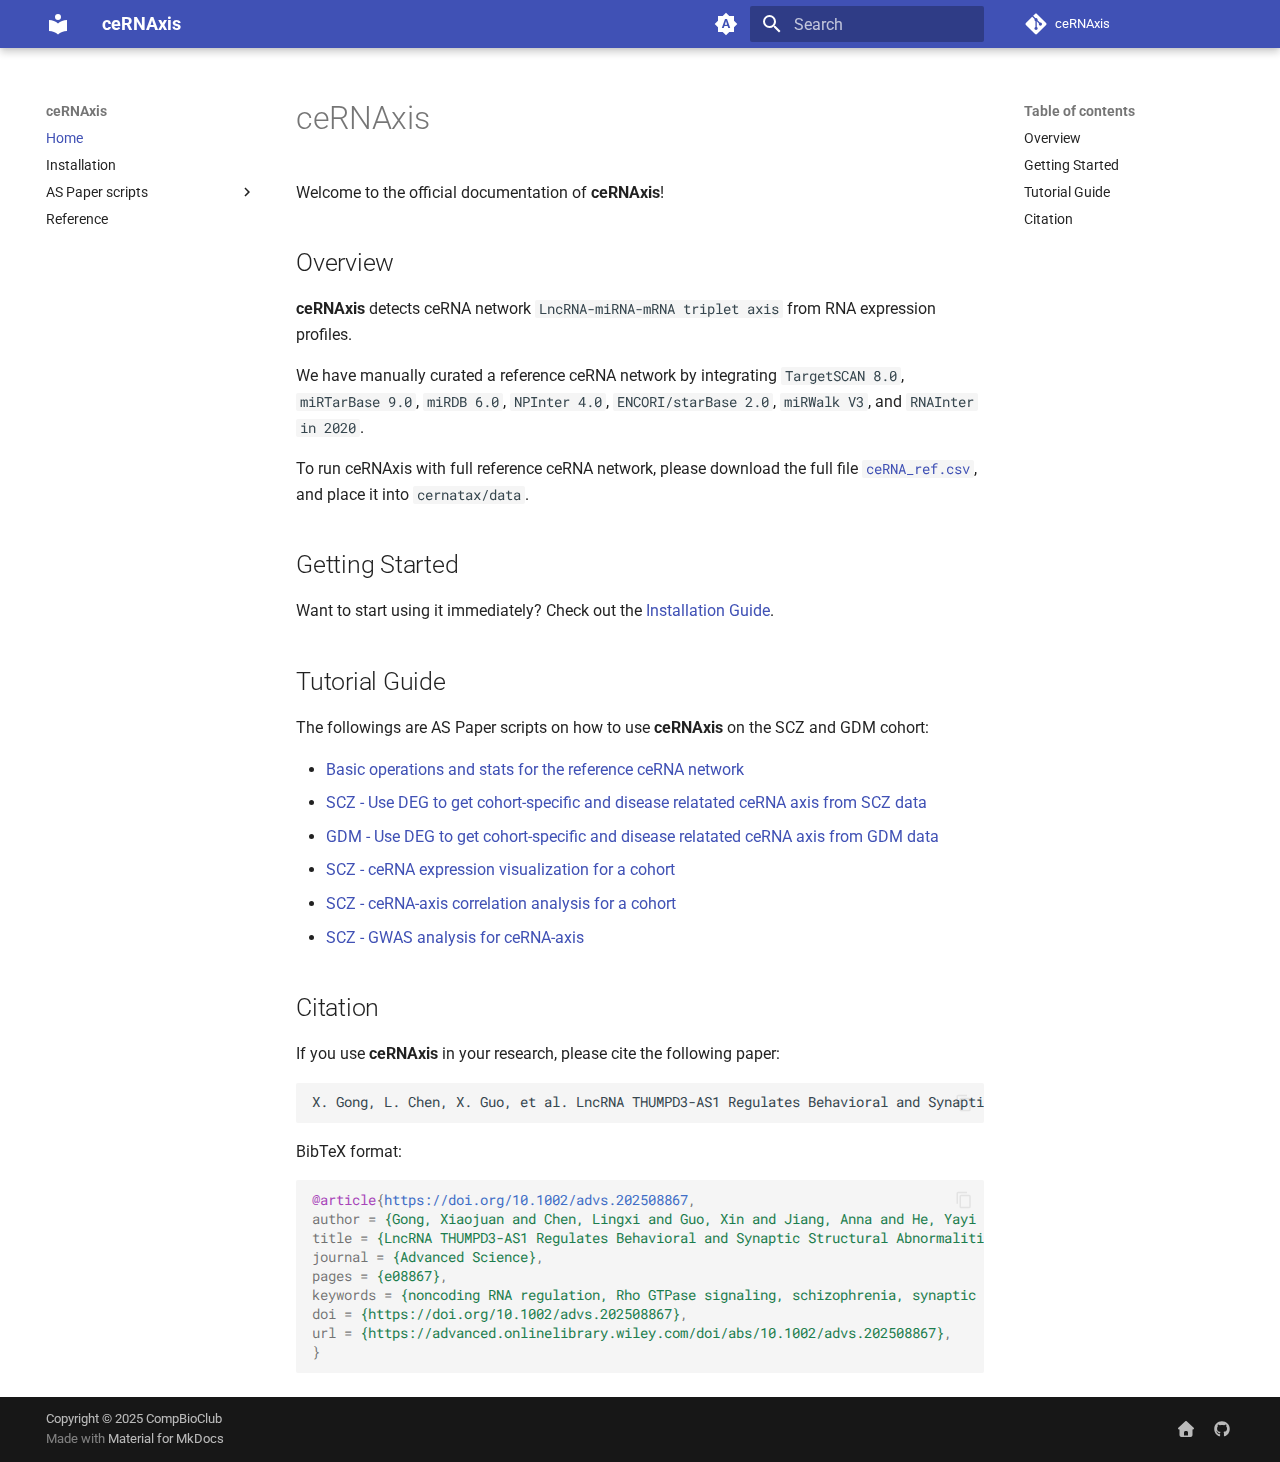
<file: index.html>
<!doctype html>
<html lang="en" class="no-js">
  <head>
    
      <meta charset="utf-8">
      <meta name="viewport" content="width=device-width,initial-scale=1">
      
      
      
        <link rel="canonical" href="https://compbioclub.github.io/ceRNAxis/">
      
      
      
        <link rel="next" href="installation/">
      
      
      <link rel="icon" href="assets/images/favicon.png">
      <meta name="generator" content="mkdocs-1.6.1, mkdocs-material-9.6.23">
    
    
      
        <title>ceRNAxis</title>
      
    
    
      <link rel="stylesheet" href="assets/stylesheets/main.84d31ad4.min.css">
      
        
        <link rel="stylesheet" href="assets/stylesheets/palette.06af60db.min.css">
      
      


    
    
      
    
    
      
        
        
        <link rel="preconnect" href="https://fonts.gstatic.com" crossorigin>
        <link rel="stylesheet" href="https://fonts.googleapis.com/css?family=Roboto:300,300i,400,400i,700,700i%7CRoboto+Mono:400,400i,700,700i&display=fallback">
        <style>:root{--md-text-font:"Roboto";--md-code-font:"Roboto Mono"}</style>
      
    
    
      <link rel="stylesheet" href="assets/_mkdocstrings.css">
    
      <link rel="stylesheet" href="css/custom.css">
    
      <link rel="stylesheet" href="css/ansi-colours.css">
    
      <link rel="stylesheet" href="css/jupyter-cells.css">
    
      <link rel="stylesheet" href="css/pandas-dataframe.css">
    
    <script>__md_scope=new URL(".",location),__md_hash=e=>[...e].reduce(((e,_)=>(e<<5)-e+_.charCodeAt(0)),0),__md_get=(e,_=localStorage,t=__md_scope)=>JSON.parse(_.getItem(t.pathname+"."+e)),__md_set=(e,_,t=localStorage,a=__md_scope)=>{try{t.setItem(a.pathname+"."+e,JSON.stringify(_))}catch(e){}}</script>
    
      

    
    
    
  </head>
  
  
    
    
      
    
    
    
    
    <body dir="ltr" data-md-color-scheme="default" data-md-color-primary="indigo" data-md-color-accent="indigo">
  
    
    <input class="md-toggle" data-md-toggle="drawer" type="checkbox" id="__drawer" autocomplete="off">
    <input class="md-toggle" data-md-toggle="search" type="checkbox" id="__search" autocomplete="off">
    <label class="md-overlay" for="__drawer"></label>
    <div data-md-component="skip">
      
        
        <a href="#cernaxis" class="md-skip">
          Skip to content
        </a>
      
    </div>
    <div data-md-component="announce">
      
    </div>
    
    
      

  

<header class="md-header md-header--shadow" data-md-component="header">
  <nav class="md-header__inner md-grid" aria-label="Header">
    <a href="." title="ceRNAxis" class="md-header__button md-logo" aria-label="ceRNAxis" data-md-component="logo">
      
  
  <svg xmlns="http://www.w3.org/2000/svg" viewBox="0 0 24 24"><path d="M12 8a3 3 0 0 0 3-3 3 3 0 0 0-3-3 3 3 0 0 0-3 3 3 3 0 0 0 3 3m0 3.54C9.64 9.35 6.5 8 3 8v11c3.5 0 6.64 1.35 9 3.54 2.36-2.19 5.5-3.54 9-3.54V8c-3.5 0-6.64 1.35-9 3.54"/></svg>

    </a>
    <label class="md-header__button md-icon" for="__drawer">
      
      <svg xmlns="http://www.w3.org/2000/svg" viewBox="0 0 24 24"><path d="M3 6h18v2H3zm0 5h18v2H3zm0 5h18v2H3z"/></svg>
    </label>
    <div class="md-header__title" data-md-component="header-title">
      <div class="md-header__ellipsis">
        <div class="md-header__topic">
          <span class="md-ellipsis">
            ceRNAxis
          </span>
        </div>
        <div class="md-header__topic" data-md-component="header-topic">
          <span class="md-ellipsis">
            
              Home
            
          </span>
        </div>
      </div>
    </div>
    
      
        <form class="md-header__option" data-md-component="palette">
  
    
    
    
    <input class="md-option" data-md-color-media="(prefers-color-scheme)" data-md-color-scheme="default" data-md-color-primary="indigo" data-md-color-accent="indigo"  aria-label="Switch to light mode"  type="radio" name="__palette" id="__palette_0">
    
      <label class="md-header__button md-icon" title="Switch to light mode" for="__palette_1" hidden>
        <svg xmlns="http://www.w3.org/2000/svg" viewBox="0 0 24 24"><path d="m14.3 16-.7-2h-3.2l-.7 2H7.8L11 7h2l3.2 9zM20 8.69V4h-4.69L12 .69 8.69 4H4v4.69L.69 12 4 15.31V20h4.69L12 23.31 15.31 20H20v-4.69L23.31 12zm-9.15 3.96h2.3L12 9z"/></svg>
      </label>
    
  
    
    
    
    <input class="md-option" data-md-color-media="(prefers-color-scheme: light)" data-md-color-scheme="default" data-md-color-primary="indigo" data-md-color-accent="indigo"  aria-label="Switch to dark mode"  type="radio" name="__palette" id="__palette_1">
    
      <label class="md-header__button md-icon" title="Switch to dark mode" for="__palette_2" hidden>
        <svg xmlns="http://www.w3.org/2000/svg" viewBox="0 0 24 24"><path d="M12 7a5 5 0 0 1 5 5 5 5 0 0 1-5 5 5 5 0 0 1-5-5 5 5 0 0 1 5-5m0 2a3 3 0 0 0-3 3 3 3 0 0 0 3 3 3 3 0 0 0 3-3 3 3 0 0 0-3-3m0-7 2.39 3.42C13.65 5.15 12.84 5 12 5s-1.65.15-2.39.42zM3.34 7l4.16-.35A7.2 7.2 0 0 0 5.94 8.5c-.44.74-.69 1.5-.83 2.29zm.02 10 1.76-3.77a7.131 7.131 0 0 0 2.38 4.14zM20.65 7l-1.77 3.79a7.02 7.02 0 0 0-2.38-4.15zm-.01 10-4.14.36c.59-.51 1.12-1.14 1.54-1.86.42-.73.69-1.5.83-2.29zM12 22l-2.41-3.44c.74.27 1.55.44 2.41.44.82 0 1.63-.17 2.37-.44z"/></svg>
      </label>
    
  
    
    
    
    <input class="md-option" data-md-color-media="(prefers-color-scheme: dark)" data-md-color-scheme="slate" data-md-color-primary="indigo" data-md-color-accent="indigo"  aria-label="Switch to light mode"  type="radio" name="__palette" id="__palette_2">
    
      <label class="md-header__button md-icon" title="Switch to light mode" for="__palette_0" hidden>
        <svg xmlns="http://www.w3.org/2000/svg" viewBox="0 0 24 24"><path d="m17.75 4.09-2.53 1.94.91 3.06-2.63-1.81-2.63 1.81.91-3.06-2.53-1.94L12.44 4l1.06-3 1.06 3zm3.5 6.91-1.64 1.25.59 1.98-1.7-1.17-1.7 1.17.59-1.98L15.75 11l2.06-.05L18.5 9l.69 1.95zm-2.28 4.95c.83-.08 1.72 1.1 1.19 1.85-.32.45-.66.87-1.08 1.27C15.17 23 8.84 23 4.94 19.07c-3.91-3.9-3.91-10.24 0-14.14.4-.4.82-.76 1.27-1.08.75-.53 1.93.36 1.85 1.19-.27 2.86.69 5.83 2.89 8.02a9.96 9.96 0 0 0 8.02 2.89m-1.64 2.02a12.08 12.08 0 0 1-7.8-3.47c-2.17-2.19-3.33-5-3.49-7.82-2.81 3.14-2.7 7.96.31 10.98 3.02 3.01 7.84 3.12 10.98.31"/></svg>
      </label>
    
  
</form>
      
    
    
      <script>var palette=__md_get("__palette");if(palette&&palette.color){if("(prefers-color-scheme)"===palette.color.media){var media=matchMedia("(prefers-color-scheme: light)"),input=document.querySelector(media.matches?"[data-md-color-media='(prefers-color-scheme: light)']":"[data-md-color-media='(prefers-color-scheme: dark)']");palette.color.media=input.getAttribute("data-md-color-media"),palette.color.scheme=input.getAttribute("data-md-color-scheme"),palette.color.primary=input.getAttribute("data-md-color-primary"),palette.color.accent=input.getAttribute("data-md-color-accent")}for(var[key,value]of Object.entries(palette.color))document.body.setAttribute("data-md-color-"+key,value)}</script>
    
    
    
      
      
        <label class="md-header__button md-icon" for="__search">
          
          <svg xmlns="http://www.w3.org/2000/svg" viewBox="0 0 24 24"><path d="M9.5 3A6.5 6.5 0 0 1 16 9.5c0 1.61-.59 3.09-1.56 4.23l.27.27h.79l5 5-1.5 1.5-5-5v-.79l-.27-.27A6.52 6.52 0 0 1 9.5 16 6.5 6.5 0 0 1 3 9.5 6.5 6.5 0 0 1 9.5 3m0 2C7 5 5 7 5 9.5S7 14 9.5 14 14 12 14 9.5 12 5 9.5 5"/></svg>
        </label>
        <div class="md-search" data-md-component="search" role="dialog">
  <label class="md-search__overlay" for="__search"></label>
  <div class="md-search__inner" role="search">
    <form class="md-search__form" name="search">
      <input type="text" class="md-search__input" name="query" aria-label="Search" placeholder="Search" autocapitalize="off" autocorrect="off" autocomplete="off" spellcheck="false" data-md-component="search-query" required>
      <label class="md-search__icon md-icon" for="__search">
        
        <svg xmlns="http://www.w3.org/2000/svg" viewBox="0 0 24 24"><path d="M9.5 3A6.5 6.5 0 0 1 16 9.5c0 1.61-.59 3.09-1.56 4.23l.27.27h.79l5 5-1.5 1.5-5-5v-.79l-.27-.27A6.52 6.52 0 0 1 9.5 16 6.5 6.5 0 0 1 3 9.5 6.5 6.5 0 0 1 9.5 3m0 2C7 5 5 7 5 9.5S7 14 9.5 14 14 12 14 9.5 12 5 9.5 5"/></svg>
        
        <svg xmlns="http://www.w3.org/2000/svg" viewBox="0 0 24 24"><path d="M20 11v2H8l5.5 5.5-1.42 1.42L4.16 12l7.92-7.92L13.5 5.5 8 11z"/></svg>
      </label>
      <nav class="md-search__options" aria-label="Search">
        
        <button type="reset" class="md-search__icon md-icon" title="Clear" aria-label="Clear" tabindex="-1">
          
          <svg xmlns="http://www.w3.org/2000/svg" viewBox="0 0 24 24"><path d="M19 6.41 17.59 5 12 10.59 6.41 5 5 6.41 10.59 12 5 17.59 6.41 19 12 13.41 17.59 19 19 17.59 13.41 12z"/></svg>
        </button>
      </nav>
      
        <div class="md-search__suggest" data-md-component="search-suggest"></div>
      
    </form>
    <div class="md-search__output">
      <div class="md-search__scrollwrap" tabindex="0" data-md-scrollfix>
        <div class="md-search-result" data-md-component="search-result">
          <div class="md-search-result__meta">
            Initializing search
          </div>
          <ol class="md-search-result__list" role="presentation"></ol>
        </div>
      </div>
    </div>
  </div>
</div>
      
    
    
      <div class="md-header__source">
        <a href="https://github.com/compbioclub/ceRNAxis" title="Go to repository" class="md-source" data-md-component="source">
  <div class="md-source__icon md-icon">
    
    <svg xmlns="http://www.w3.org/2000/svg" viewBox="0 0 448 512"><!--! Font Awesome Free 7.1.0 by @fontawesome - https://fontawesome.com License - https://fontawesome.com/license/free (Icons: CC BY 4.0, Fonts: SIL OFL 1.1, Code: MIT License) Copyright 2025 Fonticons, Inc.--><path d="M439.6 236.1 244 40.5c-5.4-5.5-12.8-8.5-20.4-8.5s-15 3-20.4 8.4L162.5 81l51.5 51.5c27.1-9.1 52.7 16.8 43.4 43.7l49.7 49.7c34.2-11.8 61.2 31 35.5 56.7-26.5 26.5-70.2-2.9-56-37.3L240.3 199v121.9c25.3 12.5 22.3 41.8 9.1 55-6.4 6.4-15.2 10.1-24.3 10.1s-17.8-3.6-24.3-10.1c-17.6-17.6-11.1-46.9 11.2-56v-123c-20.8-8.5-24.6-30.7-18.6-45L142.6 101 8.5 235.1C3 240.6 0 247.9 0 255.5s3 15 8.5 20.4l195.6 195.7c5.4 5.4 12.7 8.4 20.4 8.4s15-3 20.4-8.4l194.7-194.7c5.4-5.4 8.4-12.8 8.4-20.4s-3-15-8.4-20.4"/></svg>
  </div>
  <div class="md-source__repository">
    ceRNAxis
  </div>
</a>
      </div>
    
  </nav>
  
</header>
    
    <div class="md-container" data-md-component="container">
      
      
        
          
        
      
      <main class="md-main" data-md-component="main">
        <div class="md-main__inner md-grid">
          
            
              
              <div class="md-sidebar md-sidebar--primary" data-md-component="sidebar" data-md-type="navigation" >
                <div class="md-sidebar__scrollwrap">
                  <div class="md-sidebar__inner">
                    



<nav class="md-nav md-nav--primary" aria-label="Navigation" data-md-level="0">
  <label class="md-nav__title" for="__drawer">
    <a href="." title="ceRNAxis" class="md-nav__button md-logo" aria-label="ceRNAxis" data-md-component="logo">
      
  
  <svg xmlns="http://www.w3.org/2000/svg" viewBox="0 0 24 24"><path d="M12 8a3 3 0 0 0 3-3 3 3 0 0 0-3-3 3 3 0 0 0-3 3 3 3 0 0 0 3 3m0 3.54C9.64 9.35 6.5 8 3 8v11c3.5 0 6.64 1.35 9 3.54 2.36-2.19 5.5-3.54 9-3.54V8c-3.5 0-6.64 1.35-9 3.54"/></svg>

    </a>
    ceRNAxis
  </label>
  
    <div class="md-nav__source">
      <a href="https://github.com/compbioclub/ceRNAxis" title="Go to repository" class="md-source" data-md-component="source">
  <div class="md-source__icon md-icon">
    
    <svg xmlns="http://www.w3.org/2000/svg" viewBox="0 0 448 512"><!--! Font Awesome Free 7.1.0 by @fontawesome - https://fontawesome.com License - https://fontawesome.com/license/free (Icons: CC BY 4.0, Fonts: SIL OFL 1.1, Code: MIT License) Copyright 2025 Fonticons, Inc.--><path d="M439.6 236.1 244 40.5c-5.4-5.5-12.8-8.5-20.4-8.5s-15 3-20.4 8.4L162.5 81l51.5 51.5c27.1-9.1 52.7 16.8 43.4 43.7l49.7 49.7c34.2-11.8 61.2 31 35.5 56.7-26.5 26.5-70.2-2.9-56-37.3L240.3 199v121.9c25.3 12.5 22.3 41.8 9.1 55-6.4 6.4-15.2 10.1-24.3 10.1s-17.8-3.6-24.3-10.1c-17.6-17.6-11.1-46.9 11.2-56v-123c-20.8-8.5-24.6-30.7-18.6-45L142.6 101 8.5 235.1C3 240.6 0 247.9 0 255.5s3 15 8.5 20.4l195.6 195.7c5.4 5.4 12.7 8.4 20.4 8.4s15-3 20.4-8.4l194.7-194.7c5.4-5.4 8.4-12.8 8.4-20.4s-3-15-8.4-20.4"/></svg>
  </div>
  <div class="md-source__repository">
    ceRNAxis
  </div>
</a>
    </div>
  
  <ul class="md-nav__list" data-md-scrollfix>
    
      
      
  
  
    
  
  
  
    <li class="md-nav__item md-nav__item--active">
      
      <input class="md-nav__toggle md-toggle" type="checkbox" id="__toc">
      
      
        
      
      
        <label class="md-nav__link md-nav__link--active" for="__toc">
          
  
  
  <span class="md-ellipsis">
    Home
    
  </span>
  

          <span class="md-nav__icon md-icon"></span>
        </label>
      
      <a href="." class="md-nav__link md-nav__link--active">
        
  
  
  <span class="md-ellipsis">
    Home
    
  </span>
  

      </a>
      
        

<nav class="md-nav md-nav--secondary" aria-label="Table of contents">
  
  
  
    
  
  
    <label class="md-nav__title" for="__toc">
      <span class="md-nav__icon md-icon"></span>
      Table of contents
    </label>
    <ul class="md-nav__list" data-md-component="toc" data-md-scrollfix>
      
        <li class="md-nav__item">
  <a href="#overview" class="md-nav__link">
    <span class="md-ellipsis">
      Overview
    </span>
  </a>
  
</li>
      
        <li class="md-nav__item">
  <a href="#getting-started" class="md-nav__link">
    <span class="md-ellipsis">
      Getting Started
    </span>
  </a>
  
</li>
      
        <li class="md-nav__item">
  <a href="#tutorial-guide" class="md-nav__link">
    <span class="md-ellipsis">
      Tutorial Guide
    </span>
  </a>
  
</li>
      
        <li class="md-nav__item">
  <a href="#citation" class="md-nav__link">
    <span class="md-ellipsis">
      Citation
    </span>
  </a>
  
</li>
      
    </ul>
  
</nav>
      
    </li>
  

    
      
      
  
  
  
  
    <li class="md-nav__item">
      <a href="installation/" class="md-nav__link">
        
  
  
  <span class="md-ellipsis">
    Installation
    
  </span>
  

      </a>
    </li>
  

    
      
      
  
  
  
  
    
    
    
    
    
    <li class="md-nav__item md-nav__item--nested">
      
        
        
        <input class="md-nav__toggle md-toggle " type="checkbox" id="__nav_3" >
        
          
          <label class="md-nav__link" for="__nav_3" id="__nav_3_label" tabindex="0">
            
  
  
  <span class="md-ellipsis">
    AS Paper scripts
    
  </span>
  

            <span class="md-nav__icon md-icon"></span>
          </label>
        
        <nav class="md-nav" data-md-level="1" aria-labelledby="__nav_3_label" aria-expanded="false">
          <label class="md-nav__title" for="__nav_3">
            <span class="md-nav__icon md-icon"></span>
            AS Paper scripts
          </label>
          <ul class="md-nav__list" data-md-scrollfix>
            
              
                
  
  
  
  
    <li class="md-nav__item">
      <a href="tutorial/reference_ceRNA_network/" class="md-nav__link">
        
  
  
  <span class="md-ellipsis">
    Basic operations and stats for the reference ceRNA network
    
  </span>
  

      </a>
    </li>
  

              
            
              
                
  
  
  
  
    <li class="md-nav__item">
      <a href="tutorial/SCZ_ceRNA_axis_from_DEG/" class="md-nav__link">
        
  
  
  <span class="md-ellipsis">
    SCZ - Use DEG to get cohort-specific and disease relatated ceRNA axis from SCZ data
    
  </span>
  

      </a>
    </li>
  

              
            
              
                
  
  
  
  
    <li class="md-nav__item">
      <a href="tutorial/GDM_ceRNA_axis_from_DEG/" class="md-nav__link">
        
  
  
  <span class="md-ellipsis">
    GDM - Use DEG to get cohort-specific and disease relatated ceRNA axis from GDM data
    
  </span>
  

      </a>
    </li>
  

              
            
              
                
  
  
  
  
    <li class="md-nav__item">
      <a href="tutorial/SCZ_plot_ceRNA_exp_for_cohort/" class="md-nav__link">
        
  
  
  <span class="md-ellipsis">
    SCZ - ceRNA expression visualization for a cohort
    
  </span>
  

      </a>
    </li>
  

              
            
              
                
  
  
  
  
    <li class="md-nav__item">
      <a href="tutorial/SCZ_ceRNA_correlation_analysis/" class="md-nav__link">
        
  
  
  <span class="md-ellipsis">
    SCZ - ceRNA-axis correlation analysis for a cohort
    
  </span>
  

      </a>
    </li>
  

              
            
              
                
  
  
  
  
    <li class="md-nav__item">
      <a href="tutorial/SCZ_ceRNA_gwas_analysis/" class="md-nav__link">
        
  
  
  <span class="md-ellipsis">
    SCZ - ceRNA GWAS association analysis
    
  </span>
  

      </a>
    </li>
  

              
            
          </ul>
        </nav>
      
    </li>
  

    
      
      
  
  
  
  
    <li class="md-nav__item">
      <a href="reference/" class="md-nav__link">
        
  
  
  <span class="md-ellipsis">
    Reference
    
  </span>
  

      </a>
    </li>
  

    
  </ul>
</nav>
                  </div>
                </div>
              </div>
            
            
              
              <div class="md-sidebar md-sidebar--secondary" data-md-component="sidebar" data-md-type="toc" >
                <div class="md-sidebar__scrollwrap">
                  <div class="md-sidebar__inner">
                    

<nav class="md-nav md-nav--secondary" aria-label="Table of contents">
  
  
  
    
  
  
    <label class="md-nav__title" for="__toc">
      <span class="md-nav__icon md-icon"></span>
      Table of contents
    </label>
    <ul class="md-nav__list" data-md-component="toc" data-md-scrollfix>
      
        <li class="md-nav__item">
  <a href="#overview" class="md-nav__link">
    <span class="md-ellipsis">
      Overview
    </span>
  </a>
  
</li>
      
        <li class="md-nav__item">
  <a href="#getting-started" class="md-nav__link">
    <span class="md-ellipsis">
      Getting Started
    </span>
  </a>
  
</li>
      
        <li class="md-nav__item">
  <a href="#tutorial-guide" class="md-nav__link">
    <span class="md-ellipsis">
      Tutorial Guide
    </span>
  </a>
  
</li>
      
        <li class="md-nav__item">
  <a href="#citation" class="md-nav__link">
    <span class="md-ellipsis">
      Citation
    </span>
  </a>
  
</li>
      
    </ul>
  
</nav>
                  </div>
                </div>
              </div>
            
          
          
            <div class="md-content" data-md-component="content">
              <article class="md-content__inner md-typeset">
                
                  


  
  


<h1 id="cernaxis">ceRNAxis</h1>
<p>Welcome to the official documentation of <strong>ceRNAxis</strong>!</p>
<h2 id="overview">Overview</h2>
<p><strong>ceRNAxis</strong> detects ceRNA network <code>LncRNA-miRNA-mRNA triplet axis</code> from RNA expression profiles.</p>
<p>We have manually curated a reference ceRNA network by integrating <code>TargetSCAN 8.0</code>, <code>miRTarBase 9.0</code>, <code>miRDB 6.0</code>, <code>NPInter 4.0</code>, <code>ENCORI/starBase 2.0</code>, <code>miRWalk V3</code>, and <code>RNAInter in 2020</code>. </p>
<p>To run ceRNAxis with full reference ceRNA network, please download the full file <a href="https://doi.org/10.5281/zenodo.15848890"><code>ceRNA_ref.csv</code></a>, and place it into <code>cernatax/data</code>.</p>
<h2 id="getting-started">Getting Started</h2>
<p>Want to start using it immediately? Check out the <a href="installation/">Installation Guide</a>.</p>
<h2 id="tutorial-guide">Tutorial Guide</h2>
<p>The followings are AS Paper scripts on how to use <strong>ceRNAxis</strong> on the SCZ and GDM cohort:</p>
<ul>
<li><a href="tutorial/reference_ceRNA_network/">Basic operations and stats for the reference ceRNA network</a></li>
<li><a href="tutorial/SCZ_ceRNA_axis_from_DEG/">SCZ - Use DEG to get cohort-specific and disease relatated ceRNA axis from SCZ data</a></li>
<li><a href="tutorial/GDM_ceRNA_axis_from_DEG/">GDM - Use DEG to get cohort-specific and disease relatated ceRNA axis from GDM data</a></li>
<li><a href="tutorial/SCZ_plot_ceRNA_exp_for_cohort/">SCZ - ceRNA expression visualization for a cohort</a></li>
<li><a href="tutorial/SCZ_ceRNA_correlation_analysis/">SCZ - ceRNA-axis correlation analysis for a cohort</a></li>
<li><a href="tutorial/SCZ_ceRNA_gwas_analysis/">SCZ - GWAS analysis for ceRNA-axis</a></li>
</ul>
<h2 id="citation">Citation</h2>
<p>If you use <strong>ceRNAxis</strong> in your research, please cite the following paper:</p>
<div class="highlight"><pre><span></span><code>X. Gong, L. Chen, X. Guo, et al. LncRNA THUMPD3-AS1 Regulates Behavioral and Synaptic Structural Abnormalities in Schizophrenia via miR-485-5p and ARHGAP8. Adv. Sci. (2025): e08867. https://doi.org/10.1002/advs.202508867
</code></pre></div>
<p>BibTeX format:</p>
<div class="highlight"><pre><span></span><code><span class="nc">@article</span><span class="p">{</span><span class="nl">https://doi.org/10.1002/advs.202508867</span><span class="p">,</span>
<span class="na">author</span><span class="w"> </span><span class="p">=</span><span class="w"> </span><span class="s">{Gong, Xiaojuan and Chen, Lingxi and Guo, Xin and Jiang, Anna and He, Yayi and Yan, Chunxia and Ma, Liang and Gao, Jiayang and Zhang, Jinyu and Zhang, Bao}</span><span class="p">,</span>
<span class="na">title</span><span class="w"> </span><span class="p">=</span><span class="w"> </span><span class="s">{LncRNA THUMPD3-AS1 Regulates Behavioral and Synaptic Structural Abnormalities in Schizophrenia via miR-485-5p and ARHGAP8}</span><span class="p">,</span>
<span class="na">journal</span><span class="w"> </span><span class="p">=</span><span class="w"> </span><span class="s">{Advanced Science}</span><span class="p">,</span>
<span class="na">pages</span><span class="w"> </span><span class="p">=</span><span class="w"> </span><span class="s">{e08867}</span><span class="p">,</span>
<span class="na">keywords</span><span class="w"> </span><span class="p">=</span><span class="w"> </span><span class="s">{noncoding RNA regulation, Rho GTPase signaling, schizophrenia, synaptic pathology}</span><span class="p">,</span>
<span class="na">doi</span><span class="w"> </span><span class="p">=</span><span class="w"> </span><span class="s">{https://doi.org/10.1002/advs.202508867}</span><span class="p">,</span>
<span class="na">url</span><span class="w"> </span><span class="p">=</span><span class="w"> </span><span class="s">{https://advanced.onlinelibrary.wiley.com/doi/abs/10.1002/advs.202508867}</span><span class="p">,</span>
<span class="p">}</span>
</code></pre></div>
<div style="display:none;">
<script type='text/javascript' id='clustrmaps' src='//cdn.clustrmaps.com/map_v2.js?cl=ffffff&w=a&t=n&d=s_zp3a_kJX2eHlUNurnH4Jti8lf7sMFpJyhQQnn21MU'></script>
<script defer src='https://static.cloudflareinsights.com/beacon.min.js' data-cf-beacon='{"token": "aec36b862a47431a979dc263a1f98d74"}'></script>
</div>












                
              </article>
            </div>
          
          
<script>var target=document.getElementById(location.hash.slice(1));target&&target.name&&(target.checked=target.name.startsWith("__tabbed_"))</script>
        </div>
        
      </main>
      
        <footer class="md-footer">
  
  <div class="md-footer-meta md-typeset">
    <div class="md-footer-meta__inner md-grid">
      <div class="md-copyright">
  
    <div class="md-copyright__highlight">
      Copyright &copy; 2025 CompBioClub
    </div>
  
  
    Made with
    <a href="https://squidfunk.github.io/mkdocs-material/" target="_blank" rel="noopener">
      Material for MkDocs
    </a>
  
</div>
      
        
<div class="md-social">
  
    
    
    
    
      
      
    
    <a href="https://compbio.club" target="_blank" rel="noopener" title="compbio.club" class="md-social__link">
      <svg xmlns="http://www.w3.org/2000/svg" viewBox="0 0 512 512"><!--! Font Awesome Free 7.1.0 by @fontawesome - https://fontawesome.com License - https://fontawesome.com/license/free (Icons: CC BY 4.0, Fonts: SIL OFL 1.1, Code: MIT License) Copyright 2025 Fonticons, Inc.--><path d="M277.8 8.6c-12.3-11.4-31.3-11.4-43.5 0l-224 208c-9.6 9-12.8 22.9-8 35.1S18.8 272 32 272h16v176c0 35.3 28.7 64 64 64h288c35.3 0 64-28.7 64-64V272h16c13.2 0 25-8.1 29.8-20.3s1.6-26.2-8-35.1zM240 320h32c26.5 0 48 21.5 48 48v96H192v-96c0-26.5 21.5-48 48-48"/></svg>
    </a>
  
    
    
    
    
      
      
    
    <a href="https://compbioclub.github.io/ceRNAxis/" target="_blank" rel="noopener" title="compbioclub.github.io" class="md-social__link">
      <svg xmlns="http://www.w3.org/2000/svg" viewBox="0 0 512 512"><!--! Font Awesome Free 7.1.0 by @fontawesome - https://fontawesome.com License - https://fontawesome.com/license/free (Icons: CC BY 4.0, Fonts: SIL OFL 1.1, Code: MIT License) Copyright 2025 Fonticons, Inc.--><path d="M173.9 397.4c0 2-2.3 3.6-5.2 3.6-3.3.3-5.6-1.3-5.6-3.6 0-2 2.3-3.6 5.2-3.6 3-.3 5.6 1.3 5.6 3.6m-31.1-4.5c-.7 2 1.3 4.3 4.3 4.9 2.6 1 5.6 0 6.2-2s-1.3-4.3-4.3-5.2c-2.6-.7-5.5.3-6.2 2.3m44.2-1.7c-2.9.7-4.9 2.6-4.6 4.9.3 2 2.9 3.3 5.9 2.6 2.9-.7 4.9-2.6 4.6-4.6-.3-1.9-3-3.2-5.9-2.9M252.8 8C114.1 8 8 113.3 8 252c0 110.9 69.8 205.8 169.5 239.2 12.8 2.3 17.3-5.6 17.3-12.1 0-6.2-.3-40.4-.3-61.4 0 0-70 15-84.7-29.8 0 0-11.4-29.1-27.8-36.6 0 0-22.9-15.7 1.6-15.4 0 0 24.9 2 38.6 25.8 21.9 38.6 58.6 27.5 72.9 20.9 2.3-16 8.8-27.1 16-33.7-55.9-6.2-112.3-14.3-112.3-110.5 0-27.5 7.6-41.3 23.6-58.9-2.6-6.5-11.1-33.3 2.6-67.9 20.9-6.5 69 27 69 27 20-5.6 41.5-8.5 62.8-8.5s42.8 2.9 62.8 8.5c0 0 48.1-33.6 69-27 13.7 34.7 5.2 61.4 2.6 67.9 16 17.7 25.8 31.5 25.8 58.9 0 96.5-58.9 104.2-114.8 110.5 9.2 7.9 17 22.9 17 46.4 0 33.7-.3 75.4-.3 83.6 0 6.5 4.6 14.4 17.3 12.1C436.2 457.8 504 362.9 504 252 504 113.3 391.5 8 252.8 8M105.2 352.9c-1.3 1-1 3.3.7 5.2 1.6 1.6 3.9 2.3 5.2 1 1.3-1 1-3.3-.7-5.2-1.6-1.6-3.9-2.3-5.2-1m-10.8-8.1c-.7 1.3.3 2.9 2.3 3.9 1.6 1 3.6.7 4.3-.7.7-1.3-.3-2.9-2.3-3.9-2-.6-3.6-.3-4.3.7m32.4 35.6c-1.6 1.3-1 4.3 1.3 6.2 2.3 2.3 5.2 2.6 6.5 1 1.3-1.3.7-4.3-1.3-6.2-2.2-2.3-5.2-2.6-6.5-1m-11.4-14.7c-1.6 1-1.6 3.6 0 5.9s4.3 3.3 5.6 2.3c1.6-1.3 1.6-3.9 0-6.2-1.4-2.3-4-3.3-5.6-2"/></svg>
    </a>
  
</div>
      
    </div>
  </div>
</footer>
      
    </div>
    <div class="md-dialog" data-md-component="dialog">
      <div class="md-dialog__inner md-typeset"></div>
    </div>
    
    
    
      
      <script id="__config" type="application/json">{"base": ".", "features": ["content.code.copy", "search.suggest", "search.highlight", "search.share\\"], "search": "assets/javascripts/workers/search.973d3a69.min.js", "tags": null, "translations": {"clipboard.copied": "Copied to clipboard", "clipboard.copy": "Copy to clipboard", "search.result.more.one": "1 more on this page", "search.result.more.other": "# more on this page", "search.result.none": "No matching documents", "search.result.one": "1 matching document", "search.result.other": "# matching documents", "search.result.placeholder": "Type to start searching", "search.result.term.missing": "Missing", "select.version": "Select version"}, "version": null}</script>
    
    
      <script src="assets/javascripts/bundle.f55a23d4.min.js"></script>
      
        <script src="js/tablesort.min.js"></script>
      
        <script src="js/sort-init.js"></script>
      
    
  </body>
</html>
</file>
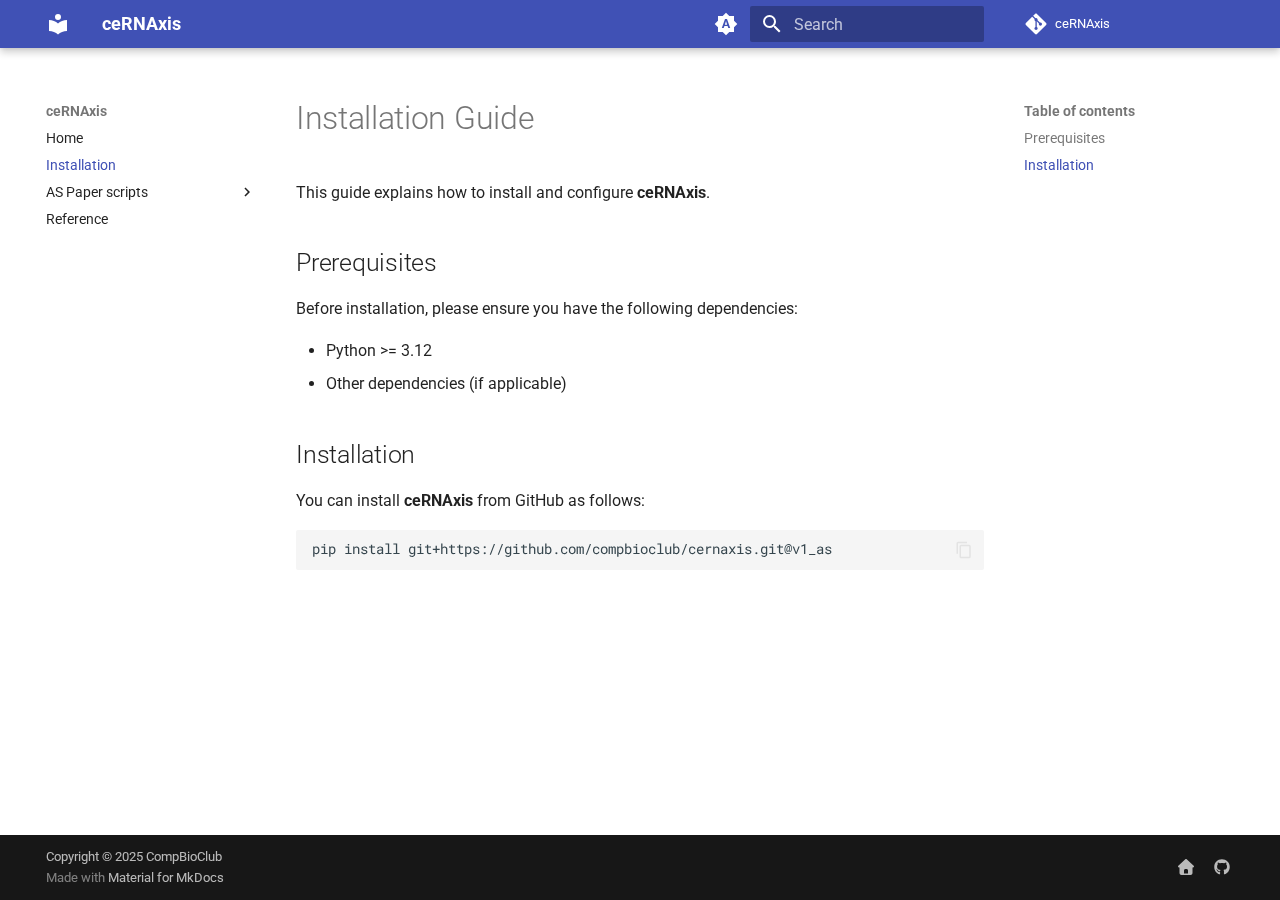
<file: installation/index.html>
<!doctype html>
<html lang="en" class="no-js">
  <head>
    
      <meta charset="utf-8">
      <meta name="viewport" content="width=device-width,initial-scale=1">
      
      
      
        <link rel="canonical" href="https://compbioclub.github.io/ceRNAxis/installation/">
      
      
        <link rel="prev" href="..">
      
      
        <link rel="next" href="../tutorial/reference_ceRNA_network/">
      
      
      <link rel="icon" href="../assets/images/favicon.png">
      <meta name="generator" content="mkdocs-1.6.1, mkdocs-material-9.6.23">
    
    
      
        <title>Installation - ceRNAxis</title>
      
    
    
      <link rel="stylesheet" href="../assets/stylesheets/main.84d31ad4.min.css">
      
        
        <link rel="stylesheet" href="../assets/stylesheets/palette.06af60db.min.css">
      
      


    
    
      
    
    
      
        
        
        <link rel="preconnect" href="https://fonts.gstatic.com" crossorigin>
        <link rel="stylesheet" href="https://fonts.googleapis.com/css?family=Roboto:300,300i,400,400i,700,700i%7CRoboto+Mono:400,400i,700,700i&display=fallback">
        <style>:root{--md-text-font:"Roboto";--md-code-font:"Roboto Mono"}</style>
      
    
    
      <link rel="stylesheet" href="../assets/_mkdocstrings.css">
    
      <link rel="stylesheet" href="../css/custom.css">
    
      <link rel="stylesheet" href="../css/ansi-colours.css">
    
      <link rel="stylesheet" href="../css/jupyter-cells.css">
    
      <link rel="stylesheet" href="../css/pandas-dataframe.css">
    
    <script>__md_scope=new URL("..",location),__md_hash=e=>[...e].reduce(((e,_)=>(e<<5)-e+_.charCodeAt(0)),0),__md_get=(e,_=localStorage,t=__md_scope)=>JSON.parse(_.getItem(t.pathname+"."+e)),__md_set=(e,_,t=localStorage,a=__md_scope)=>{try{t.setItem(a.pathname+"."+e,JSON.stringify(_))}catch(e){}}</script>
    
      

    
    
    
  </head>
  
  
    
    
      
    
    
    
    
    <body dir="ltr" data-md-color-scheme="default" data-md-color-primary="indigo" data-md-color-accent="indigo">
  
    
    <input class="md-toggle" data-md-toggle="drawer" type="checkbox" id="__drawer" autocomplete="off">
    <input class="md-toggle" data-md-toggle="search" type="checkbox" id="__search" autocomplete="off">
    <label class="md-overlay" for="__drawer"></label>
    <div data-md-component="skip">
      
        
        <a href="#installation-guide" class="md-skip">
          Skip to content
        </a>
      
    </div>
    <div data-md-component="announce">
      
    </div>
    
    
      

  

<header class="md-header md-header--shadow" data-md-component="header">
  <nav class="md-header__inner md-grid" aria-label="Header">
    <a href=".." title="ceRNAxis" class="md-header__button md-logo" aria-label="ceRNAxis" data-md-component="logo">
      
  
  <svg xmlns="http://www.w3.org/2000/svg" viewBox="0 0 24 24"><path d="M12 8a3 3 0 0 0 3-3 3 3 0 0 0-3-3 3 3 0 0 0-3 3 3 3 0 0 0 3 3m0 3.54C9.64 9.35 6.5 8 3 8v11c3.5 0 6.64 1.35 9 3.54 2.36-2.19 5.5-3.54 9-3.54V8c-3.5 0-6.64 1.35-9 3.54"/></svg>

    </a>
    <label class="md-header__button md-icon" for="__drawer">
      
      <svg xmlns="http://www.w3.org/2000/svg" viewBox="0 0 24 24"><path d="M3 6h18v2H3zm0 5h18v2H3zm0 5h18v2H3z"/></svg>
    </label>
    <div class="md-header__title" data-md-component="header-title">
      <div class="md-header__ellipsis">
        <div class="md-header__topic">
          <span class="md-ellipsis">
            ceRNAxis
          </span>
        </div>
        <div class="md-header__topic" data-md-component="header-topic">
          <span class="md-ellipsis">
            
              Installation
            
          </span>
        </div>
      </div>
    </div>
    
      
        <form class="md-header__option" data-md-component="palette">
  
    
    
    
    <input class="md-option" data-md-color-media="(prefers-color-scheme)" data-md-color-scheme="default" data-md-color-primary="indigo" data-md-color-accent="indigo"  aria-label="Switch to light mode"  type="radio" name="__palette" id="__palette_0">
    
      <label class="md-header__button md-icon" title="Switch to light mode" for="__palette_1" hidden>
        <svg xmlns="http://www.w3.org/2000/svg" viewBox="0 0 24 24"><path d="m14.3 16-.7-2h-3.2l-.7 2H7.8L11 7h2l3.2 9zM20 8.69V4h-4.69L12 .69 8.69 4H4v4.69L.69 12 4 15.31V20h4.69L12 23.31 15.31 20H20v-4.69L23.31 12zm-9.15 3.96h2.3L12 9z"/></svg>
      </label>
    
  
    
    
    
    <input class="md-option" data-md-color-media="(prefers-color-scheme: light)" data-md-color-scheme="default" data-md-color-primary="indigo" data-md-color-accent="indigo"  aria-label="Switch to dark mode"  type="radio" name="__palette" id="__palette_1">
    
      <label class="md-header__button md-icon" title="Switch to dark mode" for="__palette_2" hidden>
        <svg xmlns="http://www.w3.org/2000/svg" viewBox="0 0 24 24"><path d="M12 7a5 5 0 0 1 5 5 5 5 0 0 1-5 5 5 5 0 0 1-5-5 5 5 0 0 1 5-5m0 2a3 3 0 0 0-3 3 3 3 0 0 0 3 3 3 3 0 0 0 3-3 3 3 0 0 0-3-3m0-7 2.39 3.42C13.65 5.15 12.84 5 12 5s-1.65.15-2.39.42zM3.34 7l4.16-.35A7.2 7.2 0 0 0 5.94 8.5c-.44.74-.69 1.5-.83 2.29zm.02 10 1.76-3.77a7.131 7.131 0 0 0 2.38 4.14zM20.65 7l-1.77 3.79a7.02 7.02 0 0 0-2.38-4.15zm-.01 10-4.14.36c.59-.51 1.12-1.14 1.54-1.86.42-.73.69-1.5.83-2.29zM12 22l-2.41-3.44c.74.27 1.55.44 2.41.44.82 0 1.63-.17 2.37-.44z"/></svg>
      </label>
    
  
    
    
    
    <input class="md-option" data-md-color-media="(prefers-color-scheme: dark)" data-md-color-scheme="slate" data-md-color-primary="indigo" data-md-color-accent="indigo"  aria-label="Switch to light mode"  type="radio" name="__palette" id="__palette_2">
    
      <label class="md-header__button md-icon" title="Switch to light mode" for="__palette_0" hidden>
        <svg xmlns="http://www.w3.org/2000/svg" viewBox="0 0 24 24"><path d="m17.75 4.09-2.53 1.94.91 3.06-2.63-1.81-2.63 1.81.91-3.06-2.53-1.94L12.44 4l1.06-3 1.06 3zm3.5 6.91-1.64 1.25.59 1.98-1.7-1.17-1.7 1.17.59-1.98L15.75 11l2.06-.05L18.5 9l.69 1.95zm-2.28 4.95c.83-.08 1.72 1.1 1.19 1.85-.32.45-.66.87-1.08 1.27C15.17 23 8.84 23 4.94 19.07c-3.91-3.9-3.91-10.24 0-14.14.4-.4.82-.76 1.27-1.08.75-.53 1.93.36 1.85 1.19-.27 2.86.69 5.83 2.89 8.02a9.96 9.96 0 0 0 8.02 2.89m-1.64 2.02a12.08 12.08 0 0 1-7.8-3.47c-2.17-2.19-3.33-5-3.49-7.82-2.81 3.14-2.7 7.96.31 10.98 3.02 3.01 7.84 3.12 10.98.31"/></svg>
      </label>
    
  
</form>
      
    
    
      <script>var palette=__md_get("__palette");if(palette&&palette.color){if("(prefers-color-scheme)"===palette.color.media){var media=matchMedia("(prefers-color-scheme: light)"),input=document.querySelector(media.matches?"[data-md-color-media='(prefers-color-scheme: light)']":"[data-md-color-media='(prefers-color-scheme: dark)']");palette.color.media=input.getAttribute("data-md-color-media"),palette.color.scheme=input.getAttribute("data-md-color-scheme"),palette.color.primary=input.getAttribute("data-md-color-primary"),palette.color.accent=input.getAttribute("data-md-color-accent")}for(var[key,value]of Object.entries(palette.color))document.body.setAttribute("data-md-color-"+key,value)}</script>
    
    
    
      
      
        <label class="md-header__button md-icon" for="__search">
          
          <svg xmlns="http://www.w3.org/2000/svg" viewBox="0 0 24 24"><path d="M9.5 3A6.5 6.5 0 0 1 16 9.5c0 1.61-.59 3.09-1.56 4.23l.27.27h.79l5 5-1.5 1.5-5-5v-.79l-.27-.27A6.52 6.52 0 0 1 9.5 16 6.5 6.5 0 0 1 3 9.5 6.5 6.5 0 0 1 9.5 3m0 2C7 5 5 7 5 9.5S7 14 9.5 14 14 12 14 9.5 12 5 9.5 5"/></svg>
        </label>
        <div class="md-search" data-md-component="search" role="dialog">
  <label class="md-search__overlay" for="__search"></label>
  <div class="md-search__inner" role="search">
    <form class="md-search__form" name="search">
      <input type="text" class="md-search__input" name="query" aria-label="Search" placeholder="Search" autocapitalize="off" autocorrect="off" autocomplete="off" spellcheck="false" data-md-component="search-query" required>
      <label class="md-search__icon md-icon" for="__search">
        
        <svg xmlns="http://www.w3.org/2000/svg" viewBox="0 0 24 24"><path d="M9.5 3A6.5 6.5 0 0 1 16 9.5c0 1.61-.59 3.09-1.56 4.23l.27.27h.79l5 5-1.5 1.5-5-5v-.79l-.27-.27A6.52 6.52 0 0 1 9.5 16 6.5 6.5 0 0 1 3 9.5 6.5 6.5 0 0 1 9.5 3m0 2C7 5 5 7 5 9.5S7 14 9.5 14 14 12 14 9.5 12 5 9.5 5"/></svg>
        
        <svg xmlns="http://www.w3.org/2000/svg" viewBox="0 0 24 24"><path d="M20 11v2H8l5.5 5.5-1.42 1.42L4.16 12l7.92-7.92L13.5 5.5 8 11z"/></svg>
      </label>
      <nav class="md-search__options" aria-label="Search">
        
        <button type="reset" class="md-search__icon md-icon" title="Clear" aria-label="Clear" tabindex="-1">
          
          <svg xmlns="http://www.w3.org/2000/svg" viewBox="0 0 24 24"><path d="M19 6.41 17.59 5 12 10.59 6.41 5 5 6.41 10.59 12 5 17.59 6.41 19 12 13.41 17.59 19 19 17.59 13.41 12z"/></svg>
        </button>
      </nav>
      
        <div class="md-search__suggest" data-md-component="search-suggest"></div>
      
    </form>
    <div class="md-search__output">
      <div class="md-search__scrollwrap" tabindex="0" data-md-scrollfix>
        <div class="md-search-result" data-md-component="search-result">
          <div class="md-search-result__meta">
            Initializing search
          </div>
          <ol class="md-search-result__list" role="presentation"></ol>
        </div>
      </div>
    </div>
  </div>
</div>
      
    
    
      <div class="md-header__source">
        <a href="https://github.com/compbioclub/ceRNAxis" title="Go to repository" class="md-source" data-md-component="source">
  <div class="md-source__icon md-icon">
    
    <svg xmlns="http://www.w3.org/2000/svg" viewBox="0 0 448 512"><!--! Font Awesome Free 7.1.0 by @fontawesome - https://fontawesome.com License - https://fontawesome.com/license/free (Icons: CC BY 4.0, Fonts: SIL OFL 1.1, Code: MIT License) Copyright 2025 Fonticons, Inc.--><path d="M439.6 236.1 244 40.5c-5.4-5.5-12.8-8.5-20.4-8.5s-15 3-20.4 8.4L162.5 81l51.5 51.5c27.1-9.1 52.7 16.8 43.4 43.7l49.7 49.7c34.2-11.8 61.2 31 35.5 56.7-26.5 26.5-70.2-2.9-56-37.3L240.3 199v121.9c25.3 12.5 22.3 41.8 9.1 55-6.4 6.4-15.2 10.1-24.3 10.1s-17.8-3.6-24.3-10.1c-17.6-17.6-11.1-46.9 11.2-56v-123c-20.8-8.5-24.6-30.7-18.6-45L142.6 101 8.5 235.1C3 240.6 0 247.9 0 255.5s3 15 8.5 20.4l195.6 195.7c5.4 5.4 12.7 8.4 20.4 8.4s15-3 20.4-8.4l194.7-194.7c5.4-5.4 8.4-12.8 8.4-20.4s-3-15-8.4-20.4"/></svg>
  </div>
  <div class="md-source__repository">
    ceRNAxis
  </div>
</a>
      </div>
    
  </nav>
  
</header>
    
    <div class="md-container" data-md-component="container">
      
      
        
          
        
      
      <main class="md-main" data-md-component="main">
        <div class="md-main__inner md-grid">
          
            
              
              <div class="md-sidebar md-sidebar--primary" data-md-component="sidebar" data-md-type="navigation" >
                <div class="md-sidebar__scrollwrap">
                  <div class="md-sidebar__inner">
                    



<nav class="md-nav md-nav--primary" aria-label="Navigation" data-md-level="0">
  <label class="md-nav__title" for="__drawer">
    <a href=".." title="ceRNAxis" class="md-nav__button md-logo" aria-label="ceRNAxis" data-md-component="logo">
      
  
  <svg xmlns="http://www.w3.org/2000/svg" viewBox="0 0 24 24"><path d="M12 8a3 3 0 0 0 3-3 3 3 0 0 0-3-3 3 3 0 0 0-3 3 3 3 0 0 0 3 3m0 3.54C9.64 9.35 6.5 8 3 8v11c3.5 0 6.64 1.35 9 3.54 2.36-2.19 5.5-3.54 9-3.54V8c-3.5 0-6.64 1.35-9 3.54"/></svg>

    </a>
    ceRNAxis
  </label>
  
    <div class="md-nav__source">
      <a href="https://github.com/compbioclub/ceRNAxis" title="Go to repository" class="md-source" data-md-component="source">
  <div class="md-source__icon md-icon">
    
    <svg xmlns="http://www.w3.org/2000/svg" viewBox="0 0 448 512"><!--! Font Awesome Free 7.1.0 by @fontawesome - https://fontawesome.com License - https://fontawesome.com/license/free (Icons: CC BY 4.0, Fonts: SIL OFL 1.1, Code: MIT License) Copyright 2025 Fonticons, Inc.--><path d="M439.6 236.1 244 40.5c-5.4-5.5-12.8-8.5-20.4-8.5s-15 3-20.4 8.4L162.5 81l51.5 51.5c27.1-9.1 52.7 16.8 43.4 43.7l49.7 49.7c34.2-11.8 61.2 31 35.5 56.7-26.5 26.5-70.2-2.9-56-37.3L240.3 199v121.9c25.3 12.5 22.3 41.8 9.1 55-6.4 6.4-15.2 10.1-24.3 10.1s-17.8-3.6-24.3-10.1c-17.6-17.6-11.1-46.9 11.2-56v-123c-20.8-8.5-24.6-30.7-18.6-45L142.6 101 8.5 235.1C3 240.6 0 247.9 0 255.5s3 15 8.5 20.4l195.6 195.7c5.4 5.4 12.7 8.4 20.4 8.4s15-3 20.4-8.4l194.7-194.7c5.4-5.4 8.4-12.8 8.4-20.4s-3-15-8.4-20.4"/></svg>
  </div>
  <div class="md-source__repository">
    ceRNAxis
  </div>
</a>
    </div>
  
  <ul class="md-nav__list" data-md-scrollfix>
    
      
      
  
  
  
  
    <li class="md-nav__item">
      <a href=".." class="md-nav__link">
        
  
  
  <span class="md-ellipsis">
    Home
    
  </span>
  

      </a>
    </li>
  

    
      
      
  
  
    
  
  
  
    <li class="md-nav__item md-nav__item--active">
      
      <input class="md-nav__toggle md-toggle" type="checkbox" id="__toc">
      
      
        
      
      
        <label class="md-nav__link md-nav__link--active" for="__toc">
          
  
  
  <span class="md-ellipsis">
    Installation
    
  </span>
  

          <span class="md-nav__icon md-icon"></span>
        </label>
      
      <a href="./" class="md-nav__link md-nav__link--active">
        
  
  
  <span class="md-ellipsis">
    Installation
    
  </span>
  

      </a>
      
        

<nav class="md-nav md-nav--secondary" aria-label="Table of contents">
  
  
  
    
  
  
    <label class="md-nav__title" for="__toc">
      <span class="md-nav__icon md-icon"></span>
      Table of contents
    </label>
    <ul class="md-nav__list" data-md-component="toc" data-md-scrollfix>
      
        <li class="md-nav__item">
  <a href="#prerequisites" class="md-nav__link">
    <span class="md-ellipsis">
      Prerequisites
    </span>
  </a>
  
</li>
      
        <li class="md-nav__item">
  <a href="#installation" class="md-nav__link">
    <span class="md-ellipsis">
      Installation
    </span>
  </a>
  
</li>
      
    </ul>
  
</nav>
      
    </li>
  

    
      
      
  
  
  
  
    
    
    
    
    
    <li class="md-nav__item md-nav__item--nested">
      
        
        
        <input class="md-nav__toggle md-toggle " type="checkbox" id="__nav_3" >
        
          
          <label class="md-nav__link" for="__nav_3" id="__nav_3_label" tabindex="0">
            
  
  
  <span class="md-ellipsis">
    AS Paper scripts
    
  </span>
  

            <span class="md-nav__icon md-icon"></span>
          </label>
        
        <nav class="md-nav" data-md-level="1" aria-labelledby="__nav_3_label" aria-expanded="false">
          <label class="md-nav__title" for="__nav_3">
            <span class="md-nav__icon md-icon"></span>
            AS Paper scripts
          </label>
          <ul class="md-nav__list" data-md-scrollfix>
            
              
                
  
  
  
  
    <li class="md-nav__item">
      <a href="../tutorial/reference_ceRNA_network/" class="md-nav__link">
        
  
  
  <span class="md-ellipsis">
    Basic operations and stats for the reference ceRNA network
    
  </span>
  

      </a>
    </li>
  

              
            
              
                
  
  
  
  
    <li class="md-nav__item">
      <a href="../tutorial/SCZ_ceRNA_axis_from_DEG/" class="md-nav__link">
        
  
  
  <span class="md-ellipsis">
    SCZ - Use DEG to get cohort-specific and disease relatated ceRNA axis from SCZ data
    
  </span>
  

      </a>
    </li>
  

              
            
              
                
  
  
  
  
    <li class="md-nav__item">
      <a href="../tutorial/GDM_ceRNA_axis_from_DEG/" class="md-nav__link">
        
  
  
  <span class="md-ellipsis">
    GDM - Use DEG to get cohort-specific and disease relatated ceRNA axis from GDM data
    
  </span>
  

      </a>
    </li>
  

              
            
              
                
  
  
  
  
    <li class="md-nav__item">
      <a href="../tutorial/SCZ_plot_ceRNA_exp_for_cohort/" class="md-nav__link">
        
  
  
  <span class="md-ellipsis">
    SCZ - ceRNA expression visualization for a cohort
    
  </span>
  

      </a>
    </li>
  

              
            
              
                
  
  
  
  
    <li class="md-nav__item">
      <a href="../tutorial/SCZ_ceRNA_correlation_analysis/" class="md-nav__link">
        
  
  
  <span class="md-ellipsis">
    SCZ - ceRNA-axis correlation analysis for a cohort
    
  </span>
  

      </a>
    </li>
  

              
            
              
                
  
  
  
  
    <li class="md-nav__item">
      <a href="../tutorial/SCZ_ceRNA_gwas_analysis/" class="md-nav__link">
        
  
  
  <span class="md-ellipsis">
    SCZ - ceRNA GWAS association analysis
    
  </span>
  

      </a>
    </li>
  

              
            
          </ul>
        </nav>
      
    </li>
  

    
      
      
  
  
  
  
    <li class="md-nav__item">
      <a href="../reference/" class="md-nav__link">
        
  
  
  <span class="md-ellipsis">
    Reference
    
  </span>
  

      </a>
    </li>
  

    
  </ul>
</nav>
                  </div>
                </div>
              </div>
            
            
              
              <div class="md-sidebar md-sidebar--secondary" data-md-component="sidebar" data-md-type="toc" >
                <div class="md-sidebar__scrollwrap">
                  <div class="md-sidebar__inner">
                    

<nav class="md-nav md-nav--secondary" aria-label="Table of contents">
  
  
  
    
  
  
    <label class="md-nav__title" for="__toc">
      <span class="md-nav__icon md-icon"></span>
      Table of contents
    </label>
    <ul class="md-nav__list" data-md-component="toc" data-md-scrollfix>
      
        <li class="md-nav__item">
  <a href="#prerequisites" class="md-nav__link">
    <span class="md-ellipsis">
      Prerequisites
    </span>
  </a>
  
</li>
      
        <li class="md-nav__item">
  <a href="#installation" class="md-nav__link">
    <span class="md-ellipsis">
      Installation
    </span>
  </a>
  
</li>
      
    </ul>
  
</nav>
                  </div>
                </div>
              </div>
            
          
          
            <div class="md-content" data-md-component="content">
              <article class="md-content__inner md-typeset">
                
                  


  
  


<h1 id="installation-guide">Installation Guide</h1>
<p>This guide explains how to install and configure <strong>ceRNAxis</strong>.</p>
<h2 id="prerequisites">Prerequisites</h2>
<p>Before installation, please ensure you have the following dependencies:</p>
<ul>
<li>Python &gt;= 3.12</li>
<li>Other dependencies (if applicable)</li>
</ul>
<h2 id="installation">Installation</h2>
<p>You can install <strong>ceRNAxis</strong> from GitHub as follows:</p>
<div class="highlight"><pre><span></span><code>pip<span class="w"> </span>install<span class="w"> </span>git+https://github.com/compbioclub/cernaxis.git@v1_as
</code></pre></div>












                
              </article>
            </div>
          
          
<script>var target=document.getElementById(location.hash.slice(1));target&&target.name&&(target.checked=target.name.startsWith("__tabbed_"))</script>
        </div>
        
      </main>
      
        <footer class="md-footer">
  
  <div class="md-footer-meta md-typeset">
    <div class="md-footer-meta__inner md-grid">
      <div class="md-copyright">
  
    <div class="md-copyright__highlight">
      Copyright &copy; 2025 CompBioClub
    </div>
  
  
    Made with
    <a href="https://squidfunk.github.io/mkdocs-material/" target="_blank" rel="noopener">
      Material for MkDocs
    </a>
  
</div>
      
        
<div class="md-social">
  
    
    
    
    
      
      
    
    <a href="https://compbio.club" target="_blank" rel="noopener" title="compbio.club" class="md-social__link">
      <svg xmlns="http://www.w3.org/2000/svg" viewBox="0 0 512 512"><!--! Font Awesome Free 7.1.0 by @fontawesome - https://fontawesome.com License - https://fontawesome.com/license/free (Icons: CC BY 4.0, Fonts: SIL OFL 1.1, Code: MIT License) Copyright 2025 Fonticons, Inc.--><path d="M277.8 8.6c-12.3-11.4-31.3-11.4-43.5 0l-224 208c-9.6 9-12.8 22.9-8 35.1S18.8 272 32 272h16v176c0 35.3 28.7 64 64 64h288c35.3 0 64-28.7 64-64V272h16c13.2 0 25-8.1 29.8-20.3s1.6-26.2-8-35.1zM240 320h32c26.5 0 48 21.5 48 48v96H192v-96c0-26.5 21.5-48 48-48"/></svg>
    </a>
  
    
    
    
    
      
      
    
    <a href="https://compbioclub.github.io/ceRNAxis/" target="_blank" rel="noopener" title="compbioclub.github.io" class="md-social__link">
      <svg xmlns="http://www.w3.org/2000/svg" viewBox="0 0 512 512"><!--! Font Awesome Free 7.1.0 by @fontawesome - https://fontawesome.com License - https://fontawesome.com/license/free (Icons: CC BY 4.0, Fonts: SIL OFL 1.1, Code: MIT License) Copyright 2025 Fonticons, Inc.--><path d="M173.9 397.4c0 2-2.3 3.6-5.2 3.6-3.3.3-5.6-1.3-5.6-3.6 0-2 2.3-3.6 5.2-3.6 3-.3 5.6 1.3 5.6 3.6m-31.1-4.5c-.7 2 1.3 4.3 4.3 4.9 2.6 1 5.6 0 6.2-2s-1.3-4.3-4.3-5.2c-2.6-.7-5.5.3-6.2 2.3m44.2-1.7c-2.9.7-4.9 2.6-4.6 4.9.3 2 2.9 3.3 5.9 2.6 2.9-.7 4.9-2.6 4.6-4.6-.3-1.9-3-3.2-5.9-2.9M252.8 8C114.1 8 8 113.3 8 252c0 110.9 69.8 205.8 169.5 239.2 12.8 2.3 17.3-5.6 17.3-12.1 0-6.2-.3-40.4-.3-61.4 0 0-70 15-84.7-29.8 0 0-11.4-29.1-27.8-36.6 0 0-22.9-15.7 1.6-15.4 0 0 24.9 2 38.6 25.8 21.9 38.6 58.6 27.5 72.9 20.9 2.3-16 8.8-27.1 16-33.7-55.9-6.2-112.3-14.3-112.3-110.5 0-27.5 7.6-41.3 23.6-58.9-2.6-6.5-11.1-33.3 2.6-67.9 20.9-6.5 69 27 69 27 20-5.6 41.5-8.5 62.8-8.5s42.8 2.9 62.8 8.5c0 0 48.1-33.6 69-27 13.7 34.7 5.2 61.4 2.6 67.9 16 17.7 25.8 31.5 25.8 58.9 0 96.5-58.9 104.2-114.8 110.5 9.2 7.9 17 22.9 17 46.4 0 33.7-.3 75.4-.3 83.6 0 6.5 4.6 14.4 17.3 12.1C436.2 457.8 504 362.9 504 252 504 113.3 391.5 8 252.8 8M105.2 352.9c-1.3 1-1 3.3.7 5.2 1.6 1.6 3.9 2.3 5.2 1 1.3-1 1-3.3-.7-5.2-1.6-1.6-3.9-2.3-5.2-1m-10.8-8.1c-.7 1.3.3 2.9 2.3 3.9 1.6 1 3.6.7 4.3-.7.7-1.3-.3-2.9-2.3-3.9-2-.6-3.6-.3-4.3.7m32.4 35.6c-1.6 1.3-1 4.3 1.3 6.2 2.3 2.3 5.2 2.6 6.5 1 1.3-1.3.7-4.3-1.3-6.2-2.2-2.3-5.2-2.6-6.5-1m-11.4-14.7c-1.6 1-1.6 3.6 0 5.9s4.3 3.3 5.6 2.3c1.6-1.3 1.6-3.9 0-6.2-1.4-2.3-4-3.3-5.6-2"/></svg>
    </a>
  
</div>
      
    </div>
  </div>
</footer>
      
    </div>
    <div class="md-dialog" data-md-component="dialog">
      <div class="md-dialog__inner md-typeset"></div>
    </div>
    
    
    
      
      <script id="__config" type="application/json">{"base": "..", "features": ["content.code.copy", "search.suggest", "search.highlight", "search.share\\"], "search": "../assets/javascripts/workers/search.973d3a69.min.js", "tags": null, "translations": {"clipboard.copied": "Copied to clipboard", "clipboard.copy": "Copy to clipboard", "search.result.more.one": "1 more on this page", "search.result.more.other": "# more on this page", "search.result.none": "No matching documents", "search.result.one": "1 matching document", "search.result.other": "# matching documents", "search.result.placeholder": "Type to start searching", "search.result.term.missing": "Missing", "select.version": "Select version"}, "version": null}</script>
    
    
      <script src="../assets/javascripts/bundle.f55a23d4.min.js"></script>
      
        <script src="../js/tablesort.min.js"></script>
      
        <script src="../js/sort-init.js"></script>
      
    
  </body>
</html>
</file>
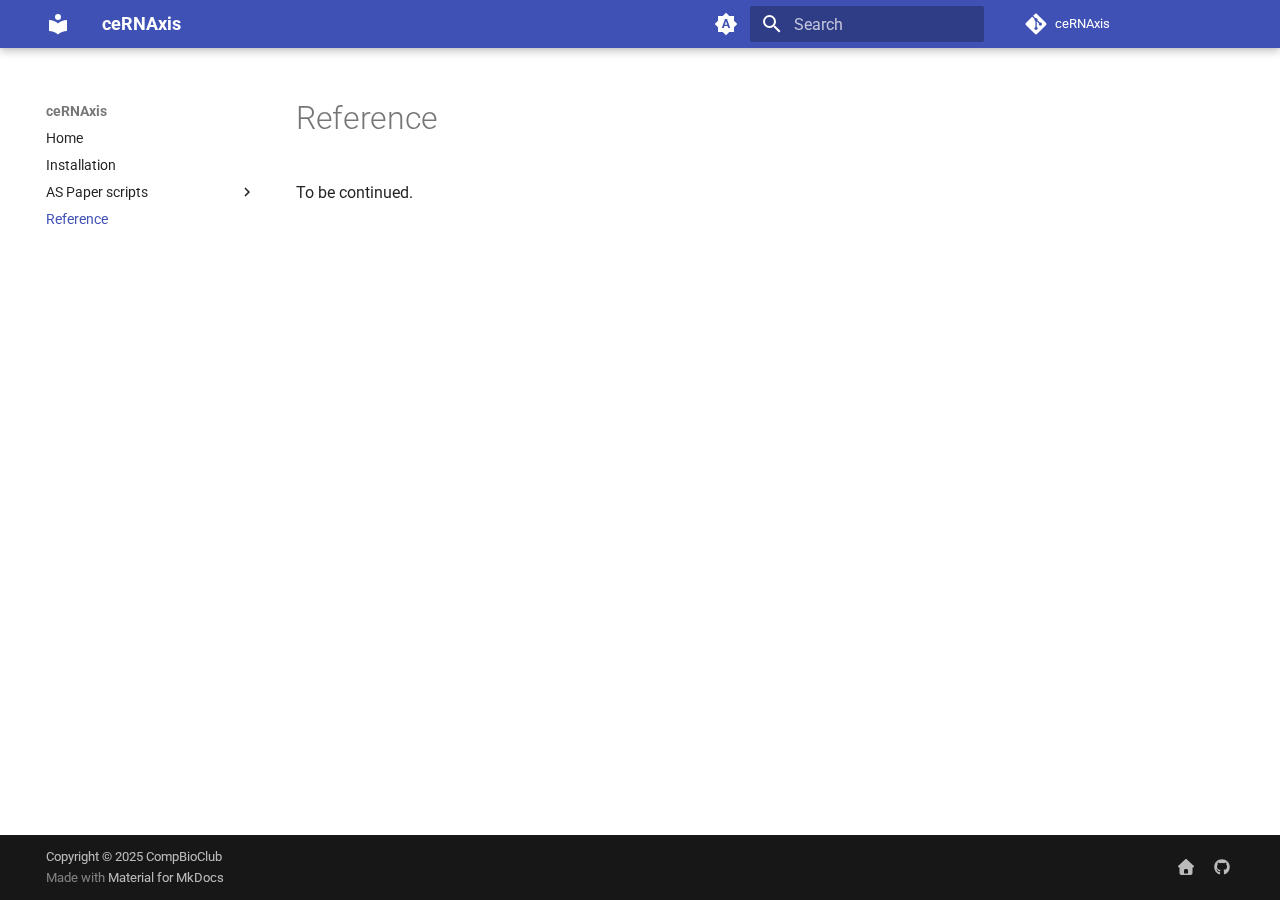
<file: reference/index.html>
<!doctype html>
<html lang="en" class="no-js">
  <head>
    
      <meta charset="utf-8">
      <meta name="viewport" content="width=device-width,initial-scale=1">
      
      
      
        <link rel="canonical" href="https://compbioclub.github.io/ceRNAxis/reference/">
      
      
        <link rel="prev" href="../tutorial/SCZ_ceRNA_gwas_analysis/">
      
      
      
      <link rel="icon" href="../assets/images/favicon.png">
      <meta name="generator" content="mkdocs-1.6.1, mkdocs-material-9.6.23">
    
    
      
        <title>Reference - ceRNAxis</title>
      
    
    
      <link rel="stylesheet" href="../assets/stylesheets/main.84d31ad4.min.css">
      
        
        <link rel="stylesheet" href="../assets/stylesheets/palette.06af60db.min.css">
      
      


    
    
      
    
    
      
        
        
        <link rel="preconnect" href="https://fonts.gstatic.com" crossorigin>
        <link rel="stylesheet" href="https://fonts.googleapis.com/css?family=Roboto:300,300i,400,400i,700,700i%7CRoboto+Mono:400,400i,700,700i&display=fallback">
        <style>:root{--md-text-font:"Roboto";--md-code-font:"Roboto Mono"}</style>
      
    
    
      <link rel="stylesheet" href="../assets/_mkdocstrings.css">
    
      <link rel="stylesheet" href="../css/custom.css">
    
      <link rel="stylesheet" href="../css/ansi-colours.css">
    
      <link rel="stylesheet" href="../css/jupyter-cells.css">
    
      <link rel="stylesheet" href="../css/pandas-dataframe.css">
    
    <script>__md_scope=new URL("..",location),__md_hash=e=>[...e].reduce(((e,_)=>(e<<5)-e+_.charCodeAt(0)),0),__md_get=(e,_=localStorage,t=__md_scope)=>JSON.parse(_.getItem(t.pathname+"."+e)),__md_set=(e,_,t=localStorage,a=__md_scope)=>{try{t.setItem(a.pathname+"."+e,JSON.stringify(_))}catch(e){}}</script>
    
      

    
    
    
  </head>
  
  
    
    
      
    
    
    
    
    <body dir="ltr" data-md-color-scheme="default" data-md-color-primary="indigo" data-md-color-accent="indigo">
  
    
    <input class="md-toggle" data-md-toggle="drawer" type="checkbox" id="__drawer" autocomplete="off">
    <input class="md-toggle" data-md-toggle="search" type="checkbox" id="__search" autocomplete="off">
    <label class="md-overlay" for="__drawer"></label>
    <div data-md-component="skip">
      
        
        <a href="#reference" class="md-skip">
          Skip to content
        </a>
      
    </div>
    <div data-md-component="announce">
      
    </div>
    
    
      

  

<header class="md-header md-header--shadow" data-md-component="header">
  <nav class="md-header__inner md-grid" aria-label="Header">
    <a href=".." title="ceRNAxis" class="md-header__button md-logo" aria-label="ceRNAxis" data-md-component="logo">
      
  
  <svg xmlns="http://www.w3.org/2000/svg" viewBox="0 0 24 24"><path d="M12 8a3 3 0 0 0 3-3 3 3 0 0 0-3-3 3 3 0 0 0-3 3 3 3 0 0 0 3 3m0 3.54C9.64 9.35 6.5 8 3 8v11c3.5 0 6.64 1.35 9 3.54 2.36-2.19 5.5-3.54 9-3.54V8c-3.5 0-6.64 1.35-9 3.54"/></svg>

    </a>
    <label class="md-header__button md-icon" for="__drawer">
      
      <svg xmlns="http://www.w3.org/2000/svg" viewBox="0 0 24 24"><path d="M3 6h18v2H3zm0 5h18v2H3zm0 5h18v2H3z"/></svg>
    </label>
    <div class="md-header__title" data-md-component="header-title">
      <div class="md-header__ellipsis">
        <div class="md-header__topic">
          <span class="md-ellipsis">
            ceRNAxis
          </span>
        </div>
        <div class="md-header__topic" data-md-component="header-topic">
          <span class="md-ellipsis">
            
              Reference
            
          </span>
        </div>
      </div>
    </div>
    
      
        <form class="md-header__option" data-md-component="palette">
  
    
    
    
    <input class="md-option" data-md-color-media="(prefers-color-scheme)" data-md-color-scheme="default" data-md-color-primary="indigo" data-md-color-accent="indigo"  aria-label="Switch to light mode"  type="radio" name="__palette" id="__palette_0">
    
      <label class="md-header__button md-icon" title="Switch to light mode" for="__palette_1" hidden>
        <svg xmlns="http://www.w3.org/2000/svg" viewBox="0 0 24 24"><path d="m14.3 16-.7-2h-3.2l-.7 2H7.8L11 7h2l3.2 9zM20 8.69V4h-4.69L12 .69 8.69 4H4v4.69L.69 12 4 15.31V20h4.69L12 23.31 15.31 20H20v-4.69L23.31 12zm-9.15 3.96h2.3L12 9z"/></svg>
      </label>
    
  
    
    
    
    <input class="md-option" data-md-color-media="(prefers-color-scheme: light)" data-md-color-scheme="default" data-md-color-primary="indigo" data-md-color-accent="indigo"  aria-label="Switch to dark mode"  type="radio" name="__palette" id="__palette_1">
    
      <label class="md-header__button md-icon" title="Switch to dark mode" for="__palette_2" hidden>
        <svg xmlns="http://www.w3.org/2000/svg" viewBox="0 0 24 24"><path d="M12 7a5 5 0 0 1 5 5 5 5 0 0 1-5 5 5 5 0 0 1-5-5 5 5 0 0 1 5-5m0 2a3 3 0 0 0-3 3 3 3 0 0 0 3 3 3 3 0 0 0 3-3 3 3 0 0 0-3-3m0-7 2.39 3.42C13.65 5.15 12.84 5 12 5s-1.65.15-2.39.42zM3.34 7l4.16-.35A7.2 7.2 0 0 0 5.94 8.5c-.44.74-.69 1.5-.83 2.29zm.02 10 1.76-3.77a7.131 7.131 0 0 0 2.38 4.14zM20.65 7l-1.77 3.79a7.02 7.02 0 0 0-2.38-4.15zm-.01 10-4.14.36c.59-.51 1.12-1.14 1.54-1.86.42-.73.69-1.5.83-2.29zM12 22l-2.41-3.44c.74.27 1.55.44 2.41.44.82 0 1.63-.17 2.37-.44z"/></svg>
      </label>
    
  
    
    
    
    <input class="md-option" data-md-color-media="(prefers-color-scheme: dark)" data-md-color-scheme="slate" data-md-color-primary="indigo" data-md-color-accent="indigo"  aria-label="Switch to light mode"  type="radio" name="__palette" id="__palette_2">
    
      <label class="md-header__button md-icon" title="Switch to light mode" for="__palette_0" hidden>
        <svg xmlns="http://www.w3.org/2000/svg" viewBox="0 0 24 24"><path d="m17.75 4.09-2.53 1.94.91 3.06-2.63-1.81-2.63 1.81.91-3.06-2.53-1.94L12.44 4l1.06-3 1.06 3zm3.5 6.91-1.64 1.25.59 1.98-1.7-1.17-1.7 1.17.59-1.98L15.75 11l2.06-.05L18.5 9l.69 1.95zm-2.28 4.95c.83-.08 1.72 1.1 1.19 1.85-.32.45-.66.87-1.08 1.27C15.17 23 8.84 23 4.94 19.07c-3.91-3.9-3.91-10.24 0-14.14.4-.4.82-.76 1.27-1.08.75-.53 1.93.36 1.85 1.19-.27 2.86.69 5.83 2.89 8.02a9.96 9.96 0 0 0 8.02 2.89m-1.64 2.02a12.08 12.08 0 0 1-7.8-3.47c-2.17-2.19-3.33-5-3.49-7.82-2.81 3.14-2.7 7.96.31 10.98 3.02 3.01 7.84 3.12 10.98.31"/></svg>
      </label>
    
  
</form>
      
    
    
      <script>var palette=__md_get("__palette");if(palette&&palette.color){if("(prefers-color-scheme)"===palette.color.media){var media=matchMedia("(prefers-color-scheme: light)"),input=document.querySelector(media.matches?"[data-md-color-media='(prefers-color-scheme: light)']":"[data-md-color-media='(prefers-color-scheme: dark)']");palette.color.media=input.getAttribute("data-md-color-media"),palette.color.scheme=input.getAttribute("data-md-color-scheme"),palette.color.primary=input.getAttribute("data-md-color-primary"),palette.color.accent=input.getAttribute("data-md-color-accent")}for(var[key,value]of Object.entries(palette.color))document.body.setAttribute("data-md-color-"+key,value)}</script>
    
    
    
      
      
        <label class="md-header__button md-icon" for="__search">
          
          <svg xmlns="http://www.w3.org/2000/svg" viewBox="0 0 24 24"><path d="M9.5 3A6.5 6.5 0 0 1 16 9.5c0 1.61-.59 3.09-1.56 4.23l.27.27h.79l5 5-1.5 1.5-5-5v-.79l-.27-.27A6.52 6.52 0 0 1 9.5 16 6.5 6.5 0 0 1 3 9.5 6.5 6.5 0 0 1 9.5 3m0 2C7 5 5 7 5 9.5S7 14 9.5 14 14 12 14 9.5 12 5 9.5 5"/></svg>
        </label>
        <div class="md-search" data-md-component="search" role="dialog">
  <label class="md-search__overlay" for="__search"></label>
  <div class="md-search__inner" role="search">
    <form class="md-search__form" name="search">
      <input type="text" class="md-search__input" name="query" aria-label="Search" placeholder="Search" autocapitalize="off" autocorrect="off" autocomplete="off" spellcheck="false" data-md-component="search-query" required>
      <label class="md-search__icon md-icon" for="__search">
        
        <svg xmlns="http://www.w3.org/2000/svg" viewBox="0 0 24 24"><path d="M9.5 3A6.5 6.5 0 0 1 16 9.5c0 1.61-.59 3.09-1.56 4.23l.27.27h.79l5 5-1.5 1.5-5-5v-.79l-.27-.27A6.52 6.52 0 0 1 9.5 16 6.5 6.5 0 0 1 3 9.5 6.5 6.5 0 0 1 9.5 3m0 2C7 5 5 7 5 9.5S7 14 9.5 14 14 12 14 9.5 12 5 9.5 5"/></svg>
        
        <svg xmlns="http://www.w3.org/2000/svg" viewBox="0 0 24 24"><path d="M20 11v2H8l5.5 5.5-1.42 1.42L4.16 12l7.92-7.92L13.5 5.5 8 11z"/></svg>
      </label>
      <nav class="md-search__options" aria-label="Search">
        
        <button type="reset" class="md-search__icon md-icon" title="Clear" aria-label="Clear" tabindex="-1">
          
          <svg xmlns="http://www.w3.org/2000/svg" viewBox="0 0 24 24"><path d="M19 6.41 17.59 5 12 10.59 6.41 5 5 6.41 10.59 12 5 17.59 6.41 19 12 13.41 17.59 19 19 17.59 13.41 12z"/></svg>
        </button>
      </nav>
      
        <div class="md-search__suggest" data-md-component="search-suggest"></div>
      
    </form>
    <div class="md-search__output">
      <div class="md-search__scrollwrap" tabindex="0" data-md-scrollfix>
        <div class="md-search-result" data-md-component="search-result">
          <div class="md-search-result__meta">
            Initializing search
          </div>
          <ol class="md-search-result__list" role="presentation"></ol>
        </div>
      </div>
    </div>
  </div>
</div>
      
    
    
      <div class="md-header__source">
        <a href="https://github.com/compbioclub/ceRNAxis" title="Go to repository" class="md-source" data-md-component="source">
  <div class="md-source__icon md-icon">
    
    <svg xmlns="http://www.w3.org/2000/svg" viewBox="0 0 448 512"><!--! Font Awesome Free 7.1.0 by @fontawesome - https://fontawesome.com License - https://fontawesome.com/license/free (Icons: CC BY 4.0, Fonts: SIL OFL 1.1, Code: MIT License) Copyright 2025 Fonticons, Inc.--><path d="M439.6 236.1 244 40.5c-5.4-5.5-12.8-8.5-20.4-8.5s-15 3-20.4 8.4L162.5 81l51.5 51.5c27.1-9.1 52.7 16.8 43.4 43.7l49.7 49.7c34.2-11.8 61.2 31 35.5 56.7-26.5 26.5-70.2-2.9-56-37.3L240.3 199v121.9c25.3 12.5 22.3 41.8 9.1 55-6.4 6.4-15.2 10.1-24.3 10.1s-17.8-3.6-24.3-10.1c-17.6-17.6-11.1-46.9 11.2-56v-123c-20.8-8.5-24.6-30.7-18.6-45L142.6 101 8.5 235.1C3 240.6 0 247.9 0 255.5s3 15 8.5 20.4l195.6 195.7c5.4 5.4 12.7 8.4 20.4 8.4s15-3 20.4-8.4l194.7-194.7c5.4-5.4 8.4-12.8 8.4-20.4s-3-15-8.4-20.4"/></svg>
  </div>
  <div class="md-source__repository">
    ceRNAxis
  </div>
</a>
      </div>
    
  </nav>
  
</header>
    
    <div class="md-container" data-md-component="container">
      
      
        
          
        
      
      <main class="md-main" data-md-component="main">
        <div class="md-main__inner md-grid">
          
            
              
              <div class="md-sidebar md-sidebar--primary" data-md-component="sidebar" data-md-type="navigation" >
                <div class="md-sidebar__scrollwrap">
                  <div class="md-sidebar__inner">
                    



<nav class="md-nav md-nav--primary" aria-label="Navigation" data-md-level="0">
  <label class="md-nav__title" for="__drawer">
    <a href=".." title="ceRNAxis" class="md-nav__button md-logo" aria-label="ceRNAxis" data-md-component="logo">
      
  
  <svg xmlns="http://www.w3.org/2000/svg" viewBox="0 0 24 24"><path d="M12 8a3 3 0 0 0 3-3 3 3 0 0 0-3-3 3 3 0 0 0-3 3 3 3 0 0 0 3 3m0 3.54C9.64 9.35 6.5 8 3 8v11c3.5 0 6.64 1.35 9 3.54 2.36-2.19 5.5-3.54 9-3.54V8c-3.5 0-6.64 1.35-9 3.54"/></svg>

    </a>
    ceRNAxis
  </label>
  
    <div class="md-nav__source">
      <a href="https://github.com/compbioclub/ceRNAxis" title="Go to repository" class="md-source" data-md-component="source">
  <div class="md-source__icon md-icon">
    
    <svg xmlns="http://www.w3.org/2000/svg" viewBox="0 0 448 512"><!--! Font Awesome Free 7.1.0 by @fontawesome - https://fontawesome.com License - https://fontawesome.com/license/free (Icons: CC BY 4.0, Fonts: SIL OFL 1.1, Code: MIT License) Copyright 2025 Fonticons, Inc.--><path d="M439.6 236.1 244 40.5c-5.4-5.5-12.8-8.5-20.4-8.5s-15 3-20.4 8.4L162.5 81l51.5 51.5c27.1-9.1 52.7 16.8 43.4 43.7l49.7 49.7c34.2-11.8 61.2 31 35.5 56.7-26.5 26.5-70.2-2.9-56-37.3L240.3 199v121.9c25.3 12.5 22.3 41.8 9.1 55-6.4 6.4-15.2 10.1-24.3 10.1s-17.8-3.6-24.3-10.1c-17.6-17.6-11.1-46.9 11.2-56v-123c-20.8-8.5-24.6-30.7-18.6-45L142.6 101 8.5 235.1C3 240.6 0 247.9 0 255.5s3 15 8.5 20.4l195.6 195.7c5.4 5.4 12.7 8.4 20.4 8.4s15-3 20.4-8.4l194.7-194.7c5.4-5.4 8.4-12.8 8.4-20.4s-3-15-8.4-20.4"/></svg>
  </div>
  <div class="md-source__repository">
    ceRNAxis
  </div>
</a>
    </div>
  
  <ul class="md-nav__list" data-md-scrollfix>
    
      
      
  
  
  
  
    <li class="md-nav__item">
      <a href=".." class="md-nav__link">
        
  
  
  <span class="md-ellipsis">
    Home
    
  </span>
  

      </a>
    </li>
  

    
      
      
  
  
  
  
    <li class="md-nav__item">
      <a href="../installation/" class="md-nav__link">
        
  
  
  <span class="md-ellipsis">
    Installation
    
  </span>
  

      </a>
    </li>
  

    
      
      
  
  
  
  
    
    
    
    
    
    <li class="md-nav__item md-nav__item--nested">
      
        
        
        <input class="md-nav__toggle md-toggle " type="checkbox" id="__nav_3" >
        
          
          <label class="md-nav__link" for="__nav_3" id="__nav_3_label" tabindex="0">
            
  
  
  <span class="md-ellipsis">
    AS Paper scripts
    
  </span>
  

            <span class="md-nav__icon md-icon"></span>
          </label>
        
        <nav class="md-nav" data-md-level="1" aria-labelledby="__nav_3_label" aria-expanded="false">
          <label class="md-nav__title" for="__nav_3">
            <span class="md-nav__icon md-icon"></span>
            AS Paper scripts
          </label>
          <ul class="md-nav__list" data-md-scrollfix>
            
              
                
  
  
  
  
    <li class="md-nav__item">
      <a href="../tutorial/reference_ceRNA_network/" class="md-nav__link">
        
  
  
  <span class="md-ellipsis">
    Basic operations and stats for the reference ceRNA network
    
  </span>
  

      </a>
    </li>
  

              
            
              
                
  
  
  
  
    <li class="md-nav__item">
      <a href="../tutorial/SCZ_ceRNA_axis_from_DEG/" class="md-nav__link">
        
  
  
  <span class="md-ellipsis">
    SCZ - Use DEG to get cohort-specific and disease relatated ceRNA axis from SCZ data
    
  </span>
  

      </a>
    </li>
  

              
            
              
                
  
  
  
  
    <li class="md-nav__item">
      <a href="../tutorial/GDM_ceRNA_axis_from_DEG/" class="md-nav__link">
        
  
  
  <span class="md-ellipsis">
    GDM - Use DEG to get cohort-specific and disease relatated ceRNA axis from GDM data
    
  </span>
  

      </a>
    </li>
  

              
            
              
                
  
  
  
  
    <li class="md-nav__item">
      <a href="../tutorial/SCZ_plot_ceRNA_exp_for_cohort/" class="md-nav__link">
        
  
  
  <span class="md-ellipsis">
    SCZ - ceRNA expression visualization for a cohort
    
  </span>
  

      </a>
    </li>
  

              
            
              
                
  
  
  
  
    <li class="md-nav__item">
      <a href="../tutorial/SCZ_ceRNA_correlation_analysis/" class="md-nav__link">
        
  
  
  <span class="md-ellipsis">
    SCZ - ceRNA-axis correlation analysis for a cohort
    
  </span>
  

      </a>
    </li>
  

              
            
              
                
  
  
  
  
    <li class="md-nav__item">
      <a href="../tutorial/SCZ_ceRNA_gwas_analysis/" class="md-nav__link">
        
  
  
  <span class="md-ellipsis">
    SCZ - ceRNA GWAS association analysis
    
  </span>
  

      </a>
    </li>
  

              
            
          </ul>
        </nav>
      
    </li>
  

    
      
      
  
  
    
  
  
  
    <li class="md-nav__item md-nav__item--active">
      
      <input class="md-nav__toggle md-toggle" type="checkbox" id="__toc">
      
      
        
      
      
      <a href="./" class="md-nav__link md-nav__link--active">
        
  
  
  <span class="md-ellipsis">
    Reference
    
  </span>
  

      </a>
      
    </li>
  

    
  </ul>
</nav>
                  </div>
                </div>
              </div>
            
            
              
              <div class="md-sidebar md-sidebar--secondary" data-md-component="sidebar" data-md-type="toc" >
                <div class="md-sidebar__scrollwrap">
                  <div class="md-sidebar__inner">
                    

<nav class="md-nav md-nav--secondary" aria-label="Table of contents">
  
  
  
    
  
  
</nav>
                  </div>
                </div>
              </div>
            
          
          
            <div class="md-content" data-md-component="content">
              <article class="md-content__inner md-typeset">
                
                  


  
  


<h1 id="reference">Reference</h1>
<p>To be continued.</p>












                
              </article>
            </div>
          
          
<script>var target=document.getElementById(location.hash.slice(1));target&&target.name&&(target.checked=target.name.startsWith("__tabbed_"))</script>
        </div>
        
      </main>
      
        <footer class="md-footer">
  
  <div class="md-footer-meta md-typeset">
    <div class="md-footer-meta__inner md-grid">
      <div class="md-copyright">
  
    <div class="md-copyright__highlight">
      Copyright &copy; 2025 CompBioClub
    </div>
  
  
    Made with
    <a href="https://squidfunk.github.io/mkdocs-material/" target="_blank" rel="noopener">
      Material for MkDocs
    </a>
  
</div>
      
        
<div class="md-social">
  
    
    
    
    
      
      
    
    <a href="https://compbio.club" target="_blank" rel="noopener" title="compbio.club" class="md-social__link">
      <svg xmlns="http://www.w3.org/2000/svg" viewBox="0 0 512 512"><!--! Font Awesome Free 7.1.0 by @fontawesome - https://fontawesome.com License - https://fontawesome.com/license/free (Icons: CC BY 4.0, Fonts: SIL OFL 1.1, Code: MIT License) Copyright 2025 Fonticons, Inc.--><path d="M277.8 8.6c-12.3-11.4-31.3-11.4-43.5 0l-224 208c-9.6 9-12.8 22.9-8 35.1S18.8 272 32 272h16v176c0 35.3 28.7 64 64 64h288c35.3 0 64-28.7 64-64V272h16c13.2 0 25-8.1 29.8-20.3s1.6-26.2-8-35.1zM240 320h32c26.5 0 48 21.5 48 48v96H192v-96c0-26.5 21.5-48 48-48"/></svg>
    </a>
  
    
    
    
    
      
      
    
    <a href="https://compbioclub.github.io/ceRNAxis/" target="_blank" rel="noopener" title="compbioclub.github.io" class="md-social__link">
      <svg xmlns="http://www.w3.org/2000/svg" viewBox="0 0 512 512"><!--! Font Awesome Free 7.1.0 by @fontawesome - https://fontawesome.com License - https://fontawesome.com/license/free (Icons: CC BY 4.0, Fonts: SIL OFL 1.1, Code: MIT License) Copyright 2025 Fonticons, Inc.--><path d="M173.9 397.4c0 2-2.3 3.6-5.2 3.6-3.3.3-5.6-1.3-5.6-3.6 0-2 2.3-3.6 5.2-3.6 3-.3 5.6 1.3 5.6 3.6m-31.1-4.5c-.7 2 1.3 4.3 4.3 4.9 2.6 1 5.6 0 6.2-2s-1.3-4.3-4.3-5.2c-2.6-.7-5.5.3-6.2 2.3m44.2-1.7c-2.9.7-4.9 2.6-4.6 4.9.3 2 2.9 3.3 5.9 2.6 2.9-.7 4.9-2.6 4.6-4.6-.3-1.9-3-3.2-5.9-2.9M252.8 8C114.1 8 8 113.3 8 252c0 110.9 69.8 205.8 169.5 239.2 12.8 2.3 17.3-5.6 17.3-12.1 0-6.2-.3-40.4-.3-61.4 0 0-70 15-84.7-29.8 0 0-11.4-29.1-27.8-36.6 0 0-22.9-15.7 1.6-15.4 0 0 24.9 2 38.6 25.8 21.9 38.6 58.6 27.5 72.9 20.9 2.3-16 8.8-27.1 16-33.7-55.9-6.2-112.3-14.3-112.3-110.5 0-27.5 7.6-41.3 23.6-58.9-2.6-6.5-11.1-33.3 2.6-67.9 20.9-6.5 69 27 69 27 20-5.6 41.5-8.5 62.8-8.5s42.8 2.9 62.8 8.5c0 0 48.1-33.6 69-27 13.7 34.7 5.2 61.4 2.6 67.9 16 17.7 25.8 31.5 25.8 58.9 0 96.5-58.9 104.2-114.8 110.5 9.2 7.9 17 22.9 17 46.4 0 33.7-.3 75.4-.3 83.6 0 6.5 4.6 14.4 17.3 12.1C436.2 457.8 504 362.9 504 252 504 113.3 391.5 8 252.8 8M105.2 352.9c-1.3 1-1 3.3.7 5.2 1.6 1.6 3.9 2.3 5.2 1 1.3-1 1-3.3-.7-5.2-1.6-1.6-3.9-2.3-5.2-1m-10.8-8.1c-.7 1.3.3 2.9 2.3 3.9 1.6 1 3.6.7 4.3-.7.7-1.3-.3-2.9-2.3-3.9-2-.6-3.6-.3-4.3.7m32.4 35.6c-1.6 1.3-1 4.3 1.3 6.2 2.3 2.3 5.2 2.6 6.5 1 1.3-1.3.7-4.3-1.3-6.2-2.2-2.3-5.2-2.6-6.5-1m-11.4-14.7c-1.6 1-1.6 3.6 0 5.9s4.3 3.3 5.6 2.3c1.6-1.3 1.6-3.9 0-6.2-1.4-2.3-4-3.3-5.6-2"/></svg>
    </a>
  
</div>
      
    </div>
  </div>
</footer>
      
    </div>
    <div class="md-dialog" data-md-component="dialog">
      <div class="md-dialog__inner md-typeset"></div>
    </div>
    
    
    
      
      <script id="__config" type="application/json">{"base": "..", "features": ["content.code.copy", "search.suggest", "search.highlight", "search.share\\"], "search": "../assets/javascripts/workers/search.973d3a69.min.js", "tags": null, "translations": {"clipboard.copied": "Copied to clipboard", "clipboard.copy": "Copy to clipboard", "search.result.more.one": "1 more on this page", "search.result.more.other": "# more on this page", "search.result.none": "No matching documents", "search.result.one": "1 matching document", "search.result.other": "# matching documents", "search.result.placeholder": "Type to start searching", "search.result.term.missing": "Missing", "select.version": "Select version"}, "version": null}</script>
    
    
      <script src="../assets/javascripts/bundle.f55a23d4.min.js"></script>
      
        <script src="../js/tablesort.min.js"></script>
      
        <script src="../js/sort-init.js"></script>
      
    
  </body>
</html>
</file>
<file: assets/_mkdocstrings.css>
/* Avoid breaking parameter names, etc. in table cells. */
.doc-contents td code {
  word-break: normal !important;
}

/* No line break before first paragraph of descriptions. */
.doc-md-description,
.doc-md-description>p:first-child {
  display: inline;
}

/* No text transformation from Material for MkDocs for H5 headings. */
.md-typeset h5 .doc-object-name {
  text-transform: none;
}

/* Max width for docstring sections tables. */
.doc .md-typeset__table,
.doc .md-typeset__table table {
  display: table !important;
  width: 100%;
}

.doc .md-typeset__table tr {
  display: table-row;
}

/* Defaults in Spacy table style. */
.doc-param-default,
.doc-type_param-default {
  float: right;
}

/* Parameter headings must be inline, not blocks. */
.doc-heading-parameter,
.doc-heading-type_parameter {
  display: inline;
}

/* Default font size for parameter headings. */
.md-typeset .doc-heading-parameter {
  font-size: inherit;
}

/* Prefer space on the right, not the left of parameter permalinks. */
.doc-heading-parameter .headerlink,
.doc-heading-type_parameter .headerlink {
  margin-left: 0 !important;
  margin-right: 0.2rem;
}

/* Backward-compatibility: docstring section titles in bold. */
.doc-section-title {
  font-weight: bold;
}

/* Backlinks crumb separator. */
.doc-backlink-crumb {
  display: inline-flex;
  gap: .2rem;
  white-space: nowrap;
  align-items: center;
  vertical-align: middle;
}
.doc-backlink-crumb:not(:first-child)::before {
  background-color: var(--md-default-fg-color--lighter);
  content: "";
  display: inline;
  height: 1rem;
  --md-path-icon: url('data:image/svg+xml;charset=utf-8,<svg xmlns="http://www.w3.org/2000/svg" viewBox="0 0 24 24"><path d="M8.59 16.58 13.17 12 8.59 7.41 10 6l6 6-6 6z"/></svg>');
  -webkit-mask-image: var(--md-path-icon);
  mask-image: var(--md-path-icon);
  width: 1rem;
}
.doc-backlink-crumb.last {
  font-weight: bold;
}

/* Symbols in Navigation and ToC. */
:root, :host,
[data-md-color-scheme="default"] {
  --doc-symbol-parameter-fg-color: #df50af;
  --doc-symbol-type_parameter-fg-color: #df50af;
  --doc-symbol-attribute-fg-color: #953800;
  --doc-symbol-function-fg-color: #8250df;
  --doc-symbol-method-fg-color: #8250df;
  --doc-symbol-class-fg-color: #0550ae;
  --doc-symbol-type_alias-fg-color: #0550ae;
  --doc-symbol-module-fg-color: #5cad0f;

  --doc-symbol-parameter-bg-color: #df50af1a;
  --doc-symbol-type_parameter-bg-color: #df50af1a;
  --doc-symbol-attribute-bg-color: #9538001a;
  --doc-symbol-function-bg-color: #8250df1a;
  --doc-symbol-method-bg-color: #8250df1a;
  --doc-symbol-class-bg-color: #0550ae1a;
  --doc-symbol-type_alias-bg-color: #0550ae1a;
  --doc-symbol-module-bg-color: #5cad0f1a;
}

[data-md-color-scheme="slate"] {
  --doc-symbol-parameter-fg-color: #ffa8cc;
  --doc-symbol-type_parameter-fg-color: #ffa8cc;
  --doc-symbol-attribute-fg-color: #ffa657;
  --doc-symbol-function-fg-color: #d2a8ff;
  --doc-symbol-method-fg-color: #d2a8ff;
  --doc-symbol-class-fg-color: #79c0ff;
  --doc-symbol-type_alias-fg-color: #79c0ff;
  --doc-symbol-module-fg-color: #baff79;

  --doc-symbol-parameter-bg-color: #ffa8cc1a;
  --doc-symbol-type_parameter-bg-color: #ffa8cc1a;
  --doc-symbol-attribute-bg-color: #ffa6571a;
  --doc-symbol-function-bg-color: #d2a8ff1a;
  --doc-symbol-method-bg-color: #d2a8ff1a;
  --doc-symbol-class-bg-color: #79c0ff1a;
  --doc-symbol-type_alias-bg-color: #79c0ff1a;
  --doc-symbol-module-bg-color: #baff791a;
}

code.doc-symbol {
  border-radius: .1rem;
  font-size: .85em;
  padding: 0 .3em;
  font-weight: bold;
}

code.doc-symbol-parameter,
a code.doc-symbol-parameter {
  color: var(--doc-symbol-parameter-fg-color);
  background-color: var(--doc-symbol-parameter-bg-color);
}

code.doc-symbol-parameter::after {
  content: "param";
}

code.doc-symbol-type_parameter,
a code.doc-symbol-type_parameter {
  color: var(--doc-symbol-type_parameter-fg-color);
  background-color: var(--doc-symbol-type_parameter-bg-color);
}

code.doc-symbol-type_parameter::after {
  content: "type-param";
}

code.doc-symbol-attribute,
a code.doc-symbol-attribute {
  color: var(--doc-symbol-attribute-fg-color);
  background-color: var(--doc-symbol-attribute-bg-color);
}

code.doc-symbol-attribute::after {
  content: "attr";
}

code.doc-symbol-function,
a code.doc-symbol-function {
  color: var(--doc-symbol-function-fg-color);
  background-color: var(--doc-symbol-function-bg-color);
}

code.doc-symbol-function::after {
  content: "func";
}

code.doc-symbol-method,
a code.doc-symbol-method {
  color: var(--doc-symbol-method-fg-color);
  background-color: var(--doc-symbol-method-bg-color);
}

code.doc-symbol-method::after {
  content: "meth";
}

code.doc-symbol-class,
a code.doc-symbol-class {
  color: var(--doc-symbol-class-fg-color);
  background-color: var(--doc-symbol-class-bg-color);
}

code.doc-symbol-class::after {
  content: "class";
}


code.doc-symbol-type_alias,
a code.doc-symbol-type_alias {
  color: var(--doc-symbol-type_alias-fg-color);
  background-color: var(--doc-symbol-type_alias-bg-color);
}

code.doc-symbol-type_alias::after {
  content: "type";
}

code.doc-symbol-module,
a code.doc-symbol-module {
  color: var(--doc-symbol-module-fg-color);
  background-color: var(--doc-symbol-module-bg-color);
}

code.doc-symbol-module::after {
  content: "mod";
}

.doc-signature .autorefs {
  color: inherit;
  border-bottom: 1px dotted currentcolor;
}
</file>
<file: css/custom.css>
/* Force notebook panda.dataframe table to scroll horizontally if overflow */
.dataframe {
    overflow-x: auto;
    display: block;
}
.dataframe table {
    width: 100%;
    border-collapse: collapse;
}
/* Style sorting indicators */
th[aria-sort]::after {
    content: ' ⇅';
    font-size: 0.8em;
    color: #888;
}
</file>
<file: css/ansi-colours.css>
/*!
*
* IPython notebook
*
*/
/* CSS font colors for translated ANSI escape sequences */
/* The color values are a mix of
   http://www.xcolors.net/dl/baskerville-ivorylight and
   http://www.xcolors.net/dl/euphrasia */
.ansi-black-fg {
  color: #3E424D;
}
.ansi-black-bg {
  background-color: #3E424D;
}
.ansi-black-intense-fg {
  color: #282C36;
}
.ansi-black-intense-bg {
  background-color: #282C36;
}
.ansi-red-fg {
  color: #E75C58;
}
.ansi-red-bg {
  background-color: #E75C58;
}
.ansi-red-intense-fg {
  color: #B22B31;
}
.ansi-red-intense-bg {
  background-color: #B22B31;
}
.ansi-green-fg {
  color: #00A250;
}
.ansi-green-bg {
  background-color: #00A250;
}
.ansi-green-intense-fg {
  color: #007427;
}
.ansi-green-intense-bg {
  background-color: #007427;
}
.ansi-yellow-fg {
  color: #DDB62B;
}
.ansi-yellow-bg {
  background-color: #DDB62B;
}
.ansi-yellow-intense-fg {
  color: #B27D12;
}
.ansi-yellow-intense-bg {
  background-color: #B27D12;
}
.ansi-blue-fg {
  color: #208FFB;
}
.ansi-blue-bg {
  background-color: #208FFB;
}
.ansi-blue-intense-fg {
  color: #0065CA;
}
.ansi-blue-intense-bg {
  background-color: #0065CA;
}
.ansi-magenta-fg {
  color: #D160C4;
}
.ansi-magenta-bg {
  background-color: #D160C4;
}
.ansi-magenta-intense-fg {
  color: #A03196;
}
.ansi-magenta-intense-bg {
  background-color: #A03196;
}
.ansi-cyan-fg {
  color: #60C6C8;
}
.ansi-cyan-bg {
  background-color: #60C6C8;
}
.ansi-cyan-intense-fg {
  color: #258F8F;
}
.ansi-cyan-intense-bg {
  background-color: #258F8F;
}
.ansi-white-fg {
  color: #C5C1B4;
}
.ansi-white-bg {
  background-color: #C5C1B4;
}
.ansi-white-intense-fg {
  color: #A1A6B2;
}
.ansi-white-intense-bg {
  background-color: #A1A6B2;
}
.ansi-default-inverse-fg {
  color: #FFFFFF;
}
.ansi-default-inverse-bg {
  background-color: #000000;
}
.ansi-bold {
  font-weight: bold;
}
.ansi-underline {
  text-decoration: underline;
}
/* The following styles are deprecated an will be removed in a future version */
.ansibold {
  font-weight: bold;
}
.ansi-inverse {
  outline: 0.5px dotted;
}
/* use dark versions for foreground, to improve visibility */
.ansiblack {
  color: black;
}
.ansired {
  color: darkred;
}
.ansigreen {
  color: darkgreen;
}
.ansiyellow {
  color: #c4a000;
}
.ansiblue {
  color: darkblue;
}
.ansipurple {
  color: darkviolet;
}
.ansicyan {
  color: steelblue;
}
.ansigray {
  color: gray;
}
/* and light for background, for the same reason */
.ansibgblack {
  background-color: black;
}
.ansibgred {
  background-color: red;
}
.ansibggreen {
  background-color: green;
}
.ansibgyellow {
  background-color: yellow;
}
.ansibgblue {
  background-color: blue;
}
.ansibgpurple {
  background-color: magenta;
}
.ansibgcyan {
  background-color: cyan;
}
.ansibggray {
  background-color: gray;
}
</file>
<file: css/jupyter-cells.css>
/* Input cells */
.input code, .input pre {
    background-color: #3333aa11;
}

/* Output cells */
.output pre {
    background-color: #ececec80;
    padding: 10px;
}
</file>
<file: css/pandas-dataframe.css>
/* Pretty Pandas Dataframes */
/* Supports mkdocs-material color variables */
.dataframe {
    border: 0;
    font-size: smaller;
}
.dataframe tr {
    border: none;
    background: var(--md-code-bg-color, #ffffff);
}
.dataframe tr:nth-child(even) {
    background: var(--md-default-bg-color, #f5f5f5);
}
.dataframe tr:hover {
    background-color: var(--md-footer-bg-color--dark, #e1f5fe);
}

.dataframe thead th {
    background: var(--md-default-bg-color, #ffffff);
    border-bottom: 1px solid #aaa;
    font-weight: bold;
}
.dataframe th {
    border: none;
    padding-left: 10px;
    padding-right: 10px;
}

.dataframe td{
    /* background: #fff; */
    border: none;
    text-align: right;
    min-width:5em;
    padding-left: 10px;
    padding-right: 10px;
}
</file>
<file: assets/stylesheets/main.84d31ad4.min.css>
@charset "UTF-8";html{-webkit-text-size-adjust:none;-moz-text-size-adjust:none;text-size-adjust:none;box-sizing:border-box}*,:after,:before{box-sizing:inherit}@media (prefers-reduced-motion){*,:after,:before{transition:none!important}}body{margin:0}a,button,input,label{-webkit-tap-highlight-color:transparent}a{color:inherit;text-decoration:none}hr{border:0;box-sizing:initial;display:block;height:.05rem;overflow:visible;padding:0}small{font-size:80%}sub,sup{line-height:1em}img{border-style:none}table{border-collapse:initial;border-spacing:0}td,th{font-weight:400;vertical-align:top}button{background:#0000;border:0;font-family:inherit;font-size:inherit;margin:0;padding:0}input{border:0;outline:none}:root{--md-primary-fg-color:#4051b5;--md-primary-fg-color--light:#5d6cc0;--md-primary-fg-color--dark:#303fa1;--md-primary-bg-color:#fff;--md-primary-bg-color--light:#ffffffb3;--md-accent-fg-color:#526cfe;--md-accent-fg-color--transparent:#526cfe1a;--md-accent-bg-color:#fff;--md-accent-bg-color--light:#ffffffb3}[data-md-color-scheme=default]{color-scheme:light}[data-md-color-scheme=default] img[src$="#gh-dark-mode-only"],[data-md-color-scheme=default] img[src$="#only-dark"]{display:none}:root,[data-md-color-scheme=default]{--md-hue:225deg;--md-default-fg-color:#000000de;--md-default-fg-color--light:#0000008a;--md-default-fg-color--lighter:#00000052;--md-default-fg-color--lightest:#00000012;--md-default-bg-color:#fff;--md-default-bg-color--light:#ffffffb3;--md-default-bg-color--lighter:#ffffff4d;--md-default-bg-color--lightest:#ffffff1f;--md-code-fg-color:#36464e;--md-code-bg-color:#f5f5f5;--md-code-hl-color:#4287ff;--md-code-hl-color--light:#4287ff1a;--md-code-hl-number-color:#d52a2a;--md-code-hl-special-color:#db1457;--md-code-hl-function-color:#a846b9;--md-code-hl-constant-color:#6e59d9;--md-code-hl-keyword-color:#3f6ec6;--md-code-hl-string-color:#1c7d4d;--md-code-hl-name-color:var(--md-code-fg-color);--md-code-hl-operator-color:var(--md-default-fg-color--light);--md-code-hl-punctuation-color:var(--md-default-fg-color--light);--md-code-hl-comment-color:var(--md-default-fg-color--light);--md-code-hl-generic-color:var(--md-default-fg-color--light);--md-code-hl-variable-color:var(--md-default-fg-color--light);--md-typeset-color:var(--md-default-fg-color);--md-typeset-a-color:var(--md-primary-fg-color);--md-typeset-del-color:#f5503d26;--md-typeset-ins-color:#0bd57026;--md-typeset-kbd-color:#fafafa;--md-typeset-kbd-accent-color:#fff;--md-typeset-kbd-border-color:#b8b8b8;--md-typeset-mark-color:#ffff0080;--md-typeset-table-color:#0000001f;--md-typeset-table-color--light:rgba(0,0,0,.035);--md-admonition-fg-color:var(--md-default-fg-color);--md-admonition-bg-color:var(--md-default-bg-color);--md-warning-fg-color:#000000de;--md-warning-bg-color:#ff9;--md-footer-fg-color:#fff;--md-footer-fg-color--light:#ffffffb3;--md-footer-fg-color--lighter:#ffffff73;--md-footer-bg-color:#000000de;--md-footer-bg-color--dark:#00000052;--md-shadow-z1:0 0.2rem 0.5rem #0000000d,0 0 0.05rem #0000001a;--md-shadow-z2:0 0.2rem 0.5rem #0000001a,0 0 0.05rem #00000040;--md-shadow-z3:0 0.2rem 0.5rem #0003,0 0 0.05rem #00000059}.md-icon svg{fill:currentcolor;display:block;height:1.2rem;width:1.2rem}body{-webkit-font-smoothing:antialiased;-moz-osx-font-smoothing:grayscale;--md-text-font-family:var(--md-text-font,_),-apple-system,BlinkMacSystemFont,Helvetica,Arial,sans-serif;--md-code-font-family:var(--md-code-font,_),SFMono-Regular,Consolas,Menlo,monospace}aside,body,input{font-feature-settings:"kern","liga";color:var(--md-typeset-color);font-family:var(--md-text-font-family)}code,kbd,pre{font-feature-settings:"kern";font-family:var(--md-code-font-family)}:root{--md-typeset-table-sort-icon:url('data:image/svg+xml;charset=utf-8,<svg xmlns="http://www.w3.org/2000/svg" viewBox="0 0 24 24"><path d="m18 21-4-4h3V7h-3l4-4 4 4h-3v10h3M2 19v-2h10v2M2 13v-2h7v2M2 7V5h4v2z"/></svg>');--md-typeset-table-sort-icon--asc:url('data:image/svg+xml;charset=utf-8,<svg xmlns="http://www.w3.org/2000/svg" viewBox="0 0 24 24"><path d="M19 17h3l-4 4-4-4h3V3h2M2 17h10v2H2M6 5v2H2V5m0 6h7v2H2z"/></svg>');--md-typeset-table-sort-icon--desc:url('data:image/svg+xml;charset=utf-8,<svg xmlns="http://www.w3.org/2000/svg" viewBox="0 0 24 24"><path d="M19 7h3l-4-4-4 4h3v14h2M2 17h10v2H2M6 5v2H2V5m0 6h7v2H2z"/></svg>')}.md-typeset{-webkit-print-color-adjust:exact;color-adjust:exact;font-size:.8rem;line-height:1.6;overflow-wrap:break-word}@media print{.md-typeset{font-size:.68rem}}.md-typeset blockquote,.md-typeset dl,.md-typeset figure,.md-typeset ol,.md-typeset pre,.md-typeset ul{margin-bottom:1em;margin-top:1em}.md-typeset h1{color:var(--md-default-fg-color--light);font-size:2em;line-height:1.3;margin:0 0 1.25em}.md-typeset h1,.md-typeset h2{font-weight:300;letter-spacing:-.01em}.md-typeset h2{font-size:1.5625em;line-height:1.4;margin:1.6em 0 .64em}.md-typeset h3{font-size:1.25em;font-weight:400;letter-spacing:-.01em;line-height:1.5;margin:1.6em 0 .8em}.md-typeset h2+h3{margin-top:.8em}.md-typeset h4{font-weight:700;letter-spacing:-.01em;margin:1em 0}.md-typeset h5,.md-typeset h6{color:var(--md-default-fg-color--light);font-size:.8em;font-weight:700;letter-spacing:-.01em;margin:1.25em 0}.md-typeset h5{text-transform:uppercase}.md-typeset h5 code{text-transform:none}.md-typeset hr{border-bottom:.05rem solid var(--md-default-fg-color--lightest);display:flow-root;margin:1.5em 0}.md-typeset a{color:var(--md-typeset-a-color);word-break:break-word}.md-typeset a,.md-typeset a:before{transition:color 125ms}.md-typeset a:focus,.md-typeset a:hover{color:var(--md-accent-fg-color)}.md-typeset a:focus code,.md-typeset a:hover code{background-color:var(--md-accent-fg-color--transparent)}.md-typeset a code{color:currentcolor;transition:background-color 125ms}.md-typeset a.focus-visible{outline-color:var(--md-accent-fg-color);outline-offset:.2rem}.md-typeset code,.md-typeset kbd,.md-typeset pre{color:var(--md-code-fg-color);direction:ltr;font-variant-ligatures:none}@media print{.md-typeset code,.md-typeset kbd,.md-typeset pre{white-space:pre-wrap}}.md-typeset code{background-color:var(--md-code-bg-color);border-radius:.1rem;-webkit-box-decoration-break:clone;box-decoration-break:clone;font-size:.85em;padding:0 .2941176471em;word-break:break-word}.md-typeset code:not(.focus-visible){-webkit-tap-highlight-color:transparent;outline:none}.md-typeset pre{display:flow-root;line-height:1.4;position:relative}.md-typeset pre>code{-webkit-box-decoration-break:slice;box-decoration-break:slice;box-shadow:none;display:block;margin:0;outline-color:var(--md-accent-fg-color);overflow:auto;padding:.7720588235em 1.1764705882em;scrollbar-color:var(--md-default-fg-color--lighter) #0000;scrollbar-width:thin;touch-action:auto;word-break:normal}.md-typeset pre>code:hover{scrollbar-color:var(--md-accent-fg-color) #0000}.md-typeset pre>code::-webkit-scrollbar{height:.2rem;width:.2rem}.md-typeset pre>code::-webkit-scrollbar-thumb{background-color:var(--md-default-fg-color--lighter)}.md-typeset pre>code::-webkit-scrollbar-thumb:hover{background-color:var(--md-accent-fg-color)}.md-typeset kbd{background-color:var(--md-typeset-kbd-color);border-radius:.1rem;box-shadow:0 .1rem 0 .05rem var(--md-typeset-kbd-border-color),0 .1rem 0 var(--md-typeset-kbd-border-color),0 -.1rem .2rem var(--md-typeset-kbd-accent-color) inset;color:var(--md-default-fg-color);display:inline-block;font-size:.75em;padding:0 .6666666667em;vertical-align:text-top;word-break:break-word}.md-typeset mark{background-color:var(--md-typeset-mark-color);-webkit-box-decoration-break:clone;box-decoration-break:clone;color:inherit;word-break:break-word}.md-typeset abbr{border-bottom:.05rem dotted var(--md-default-fg-color--light);cursor:help;text-decoration:none}.md-typeset small{opacity:.75}[dir=ltr] .md-typeset sub,[dir=ltr] .md-typeset sup{margin-left:.078125em}[dir=rtl] .md-typeset sub,[dir=rtl] .md-typeset sup{margin-right:.078125em}[dir=ltr] .md-typeset blockquote{padding-left:.6rem}[dir=rtl] .md-typeset blockquote{padding-right:.6rem}[dir=ltr] .md-typeset blockquote{border-left:.2rem solid var(--md-default-fg-color--lighter)}[dir=rtl] .md-typeset blockquote{border-right:.2rem solid var(--md-default-fg-color--lighter)}.md-typeset blockquote{color:var(--md-default-fg-color--light);margin-left:0;margin-right:0}.md-typeset ul{list-style-type:disc}.md-typeset ul[type]{list-style-type:revert-layer}[dir=ltr] .md-typeset ol,[dir=ltr] .md-typeset ul{margin-left:.625em}[dir=rtl] .md-typeset ol,[dir=rtl] .md-typeset ul{margin-right:.625em}.md-typeset ol,.md-typeset ul{padding:0}.md-typeset ol:not([hidden]),.md-typeset ul:not([hidden]){display:flow-root}.md-typeset ol ol,.md-typeset ul ol{list-style-type:lower-alpha}.md-typeset ol ol ol,.md-typeset ul ol ol{list-style-type:lower-roman}.md-typeset ol ol ol ol,.md-typeset ul ol ol ol{list-style-type:upper-alpha}.md-typeset ol ol ol ol ol,.md-typeset ul ol ol ol ol{list-style-type:upper-roman}.md-typeset ol[type],.md-typeset ul[type]{list-style-type:revert-layer}[dir=ltr] .md-typeset ol li,[dir=ltr] .md-typeset ul li{margin-left:1.25em}[dir=rtl] .md-typeset ol li,[dir=rtl] .md-typeset ul li{margin-right:1.25em}.md-typeset ol li,.md-typeset ul li{margin-bottom:.5em}.md-typeset ol li blockquote,.md-typeset ol li p,.md-typeset ul li blockquote,.md-typeset ul li p{margin:.5em 0}.md-typeset ol li:last-child,.md-typeset ul li:last-child{margin-bottom:0}[dir=ltr] .md-typeset ol li ol,[dir=ltr] .md-typeset ol li ul,[dir=ltr] .md-typeset ul li ol,[dir=ltr] .md-typeset ul li ul{margin-left:.625em}[dir=rtl] .md-typeset ol li ol,[dir=rtl] .md-typeset ol li ul,[dir=rtl] .md-typeset ul li ol,[dir=rtl] .md-typeset ul li ul{margin-right:.625em}.md-typeset ol li ol,.md-typeset ol li ul,.md-typeset ul li ol,.md-typeset ul li ul{margin-bottom:.5em;margin-top:.5em}[dir=ltr] .md-typeset dd{margin-left:1.875em}[dir=rtl] .md-typeset dd{margin-right:1.875em}.md-typeset dd{margin-bottom:1.5em;margin-top:1em}.md-typeset img,.md-typeset svg,.md-typeset video{height:auto;max-width:100%}.md-typeset img[align=left]{margin:1em 1em 1em 0}.md-typeset img[align=right]{margin:1em 0 1em 1em}.md-typeset img[align]:only-child{margin-top:0}.md-typeset figure{display:flow-root;margin:1em auto;max-width:100%;text-align:center;width:fit-content}.md-typeset figure img{display:block;margin:0 auto}.md-typeset figcaption{font-style:italic;margin:1em auto;max-width:24rem}.md-typeset iframe{max-width:100%}.md-typeset table:not([class]){background-color:var(--md-default-bg-color);border:.05rem solid var(--md-typeset-table-color);border-radius:.1rem;display:inline-block;font-size:.64rem;max-width:100%;overflow:auto;touch-action:auto}@media print{.md-typeset table:not([class]){display:table}}.md-typeset table:not([class])+*{margin-top:1.5em}.md-typeset table:not([class]) td>:first-child,.md-typeset table:not([class]) th>:first-child{margin-top:0}.md-typeset table:not([class]) td>:last-child,.md-typeset table:not([class]) th>:last-child{margin-bottom:0}.md-typeset table:not([class]) td:not([align]),.md-typeset table:not([class]) th:not([align]){text-align:left}[dir=rtl] .md-typeset table:not([class]) td:not([align]),[dir=rtl] .md-typeset table:not([class]) th:not([align]){text-align:right}.md-typeset table:not([class]) th{font-weight:700;min-width:5rem;padding:.9375em 1.25em;vertical-align:top}.md-typeset table:not([class]) td{border-top:.05rem solid var(--md-typeset-table-color);padding:.9375em 1.25em;vertical-align:top}.md-typeset table:not([class]) tbody tr{transition:background-color 125ms}.md-typeset table:not([class]) tbody tr:hover{background-color:var(--md-typeset-table-color--light);box-shadow:0 .05rem 0 var(--md-default-bg-color) inset}.md-typeset table:not([class]) a{word-break:normal}.md-typeset table th[role=columnheader]{cursor:pointer}[dir=ltr] .md-typeset table th[role=columnheader]:after{margin-left:.5em}[dir=rtl] .md-typeset table th[role=columnheader]:after{margin-right:.5em}.md-typeset table th[role=columnheader]:after{content:"";display:inline-block;height:1.2em;-webkit-mask-image:var(--md-typeset-table-sort-icon);mask-image:var(--md-typeset-table-sort-icon);-webkit-mask-repeat:no-repeat;mask-repeat:no-repeat;-webkit-mask-size:contain;mask-size:contain;transition:background-color 125ms;vertical-align:text-bottom;width:1.2em}.md-typeset table th[role=columnheader]:hover:after{background-color:var(--md-default-fg-color--lighter)}.md-typeset table th[role=columnheader][aria-sort=ascending]:after{background-color:var(--md-default-fg-color--light);-webkit-mask-image:var(--md-typeset-table-sort-icon--asc);mask-image:var(--md-typeset-table-sort-icon--asc)}.md-typeset table th[role=columnheader][aria-sort=descending]:after{background-color:var(--md-default-fg-color--light);-webkit-mask-image:var(--md-typeset-table-sort-icon--desc);mask-image:var(--md-typeset-table-sort-icon--desc)}.md-typeset__scrollwrap{margin:1em -.8rem;overflow-x:auto;touch-action:auto}.md-typeset__table{display:inline-block;margin-bottom:.5em;padding:0 .8rem}@media print{.md-typeset__table{display:block}}html .md-typeset__table table{display:table;margin:0;overflow:hidden;width:100%}@media screen and (max-width:44.984375em){.md-content__inner>pre{margin:1em -.8rem}.md-content__inner>pre code{border-radius:0}}.md-typeset .md-author{border-radius:100%;display:block;flex-shrink:0;height:1.6rem;overflow:hidden;position:relative;transition:color 125ms,transform 125ms;width:1.6rem}.md-typeset .md-author img{display:block}.md-typeset .md-author--more{background:var(--md-default-fg-color--lightest);color:var(--md-default-fg-color--lighter);font-size:.6rem;font-weight:700;line-height:1.6rem;text-align:center}.md-typeset .md-author--long{height:2.4rem;width:2.4rem}.md-typeset a.md-author{transform:scale(1)}.md-typeset a.md-author img{border-radius:100%;filter:grayscale(100%) opacity(75%);transition:filter 125ms}.md-typeset a.md-author:focus,.md-typeset a.md-author:hover{transform:scale(1.1);z-index:1}.md-typeset a.md-author:focus img,.md-typeset a.md-author:hover img{filter:grayscale(0)}.md-banner{background-color:var(--md-footer-bg-color);color:var(--md-footer-fg-color);overflow:auto}@media print{.md-banner{display:none}}.md-banner--warning{background-color:var(--md-warning-bg-color);color:var(--md-warning-fg-color)}.md-banner__inner{font-size:.7rem;margin:.6rem auto;padding:0 .8rem}[dir=ltr] .md-banner__button{float:right}[dir=rtl] .md-banner__button{float:left}.md-banner__button{color:inherit;cursor:pointer;transition:opacity .25s}.no-js .md-banner__button{display:none}.md-banner__button:hover{opacity:.7}html{font-size:125%;height:100%;overflow-x:hidden}@media screen and (min-width:100em){html{font-size:137.5%}}@media screen and (min-width:125em){html{font-size:150%}}body{background-color:var(--md-default-bg-color);display:flex;flex-direction:column;font-size:.5rem;min-height:100%;position:relative;width:100%}@media print{body{display:block}}@media screen and (max-width:59.984375em){body[data-md-scrolllock]{position:fixed}}.md-grid{margin-left:auto;margin-right:auto;max-width:61rem}.md-container{display:flex;flex-direction:column;flex-grow:1}@media print{.md-container{display:block}}.md-main{flex-grow:1}.md-main__inner{display:flex;height:100%;margin-top:1.5rem}.md-ellipsis{overflow:hidden;text-overflow:ellipsis}.md-toggle{display:none}.md-option{height:0;opacity:0;position:absolute;width:0}.md-option:checked+label:not([hidden]){display:block}.md-option.focus-visible+label{outline-color:var(--md-accent-fg-color);outline-style:auto}.md-skip{background-color:var(--md-default-fg-color);border-radius:.1rem;color:var(--md-default-bg-color);font-size:.64rem;margin:.5rem;opacity:0;outline-color:var(--md-accent-fg-color);padding:.3rem .5rem;position:fixed;transform:translateY(.4rem);z-index:-1}.md-skip:focus{opacity:1;transform:translateY(0);transition:transform .25s cubic-bezier(.4,0,.2,1),opacity 175ms 75ms;z-index:10}@page{margin:25mm}:root{--md-clipboard-icon:url('data:image/svg+xml;charset=utf-8,<svg xmlns="http://www.w3.org/2000/svg" viewBox="0 0 24 24"><path d="M19 21H8V7h11m0-2H8a2 2 0 0 0-2 2v14a2 2 0 0 0 2 2h11a2 2 0 0 0 2-2V7a2 2 0 0 0-2-2m-3-4H4a2 2 0 0 0-2 2v14h2V3h12z"/></svg>')}.md-clipboard{border-radius:.1rem;color:var(--md-default-fg-color--lightest);cursor:pointer;height:1.5em;outline-color:var(--md-accent-fg-color);outline-offset:.1rem;position:absolute;right:.5em;top:.5em;transition:color .25s;width:1.5em;z-index:1}@media print{.md-clipboard{display:none}}.md-clipboard:not(.focus-visible){-webkit-tap-highlight-color:transparent;outline:none}:hover>.md-clipboard{color:var(--md-default-fg-color--light)}.md-clipboard:focus,.md-clipboard:hover{color:var(--md-accent-fg-color)}.md-clipboard:after{background-color:currentcolor;content:"";display:block;height:1.125em;margin:0 auto;-webkit-mask-image:var(--md-clipboard-icon);mask-image:var(--md-clipboard-icon);-webkit-mask-position:center;mask-position:center;-webkit-mask-repeat:no-repeat;mask-repeat:no-repeat;-webkit-mask-size:contain;mask-size:contain;width:1.125em}.md-clipboard--inline{cursor:pointer}.md-clipboard--inline code{transition:color .25s,background-color .25s}.md-clipboard--inline:focus code,.md-clipboard--inline:hover code{background-color:var(--md-accent-fg-color--transparent);color:var(--md-accent-fg-color)}.md-typeset .md-code__content{display:grid}@keyframes consent{0%{opacity:0;transform:translateY(100%)}to{opacity:1;transform:translateY(0)}}@keyframes overlay{0%{opacity:0}to{opacity:1}}.md-consent__overlay{animation:overlay .25s both;-webkit-backdrop-filter:blur(.1rem);backdrop-filter:blur(.1rem);background-color:#0000008a;height:100%;opacity:1;position:fixed;top:0;width:100%;z-index:5}.md-consent__inner{animation:consent .5s cubic-bezier(.1,.7,.1,1) both;background-color:var(--md-default-bg-color);border:0;border-radius:.1rem;bottom:0;box-shadow:0 0 .2rem #0000001a,0 .2rem .4rem #0003;max-height:100%;overflow:auto;padding:0;position:fixed;width:100%;z-index:5}.md-consent__form{padding:.8rem}.md-consent__settings{display:none;margin:1em 0}input:checked+.md-consent__settings{display:block}.md-consent__controls{margin-bottom:.8rem}.md-typeset .md-consent__controls .md-button{display:inline}@media screen and (max-width:44.984375em){.md-typeset .md-consent__controls .md-button{display:block;margin-top:.4rem;text-align:center;width:100%}}.md-consent label{cursor:pointer}.md-content{flex-grow:1;min-width:0}.md-content__inner{margin:0 .8rem 1.2rem;padding-top:.6rem}@media screen and (min-width:76.25em){[dir=ltr] .md-sidebar--primary:not([hidden])~.md-content>.md-content__inner{margin-left:1.2rem}[dir=ltr] .md-sidebar--secondary:not([hidden])~.md-content>.md-content__inner,[dir=rtl] .md-sidebar--primary:not([hidden])~.md-content>.md-content__inner{margin-right:1.2rem}[dir=rtl] .md-sidebar--secondary:not([hidden])~.md-content>.md-content__inner{margin-left:1.2rem}}.md-content__inner:before{content:"";display:block;height:.4rem}.md-content__inner>:last-child{margin-bottom:0}[dir=ltr] .md-content__button{float:right}[dir=rtl] .md-content__button{float:left}[dir=ltr] .md-content__button{margin-left:.4rem}[dir=rtl] .md-content__button{margin-right:.4rem}.md-content__button{margin:.4rem 0;padding:0}@media print{.md-content__button{display:none}}.md-typeset .md-content__button{color:var(--md-default-fg-color--lighter)}.md-content__button svg{display:inline;vertical-align:top}[dir=rtl] .md-content__button svg{transform:scaleX(-1)}[dir=ltr] .md-dialog{right:.8rem}[dir=rtl] .md-dialog{left:.8rem}.md-dialog{background-color:var(--md-default-fg-color);border-radius:.1rem;bottom:.8rem;box-shadow:var(--md-shadow-z3);min-width:11.1rem;opacity:0;padding:.4rem .6rem;pointer-events:none;position:fixed;transform:translateY(100%);transition:transform 0ms .4s,opacity .4s;z-index:4}@media print{.md-dialog{display:none}}.md-dialog--active{opacity:1;pointer-events:auto;transform:translateY(0);transition:transform .4s cubic-bezier(.075,.85,.175,1),opacity .4s}.md-dialog__inner{color:var(--md-default-bg-color);font-size:.7rem}.md-feedback{margin:2em 0 1em;text-align:center}.md-feedback fieldset{border:none;margin:0;padding:0}.md-feedback__title{font-weight:700;margin:1em auto}.md-feedback__inner{position:relative}.md-feedback__list{display:flex;flex-wrap:wrap;place-content:baseline center;position:relative}.md-feedback__list:hover .md-icon:not(:disabled){color:var(--md-default-fg-color--lighter)}:disabled .md-feedback__list{min-height:1.8rem}.md-feedback__icon{color:var(--md-default-fg-color--light);cursor:pointer;flex-shrink:0;margin:0 .1rem;transition:color 125ms}.md-feedback__icon:not(:disabled).md-icon:hover{color:var(--md-accent-fg-color)}.md-feedback__icon:disabled{color:var(--md-default-fg-color--lightest);pointer-events:none}.md-feedback__note{opacity:0;position:relative;transform:translateY(.4rem);transition:transform .4s cubic-bezier(.1,.7,.1,1),opacity .15s}.md-feedback__note>*{margin:0 auto;max-width:16rem}:disabled .md-feedback__note{opacity:1;transform:translateY(0)}@media print{.md-feedback{display:none}}.md-footer{background-color:var(--md-footer-bg-color);color:var(--md-footer-fg-color)}@media print{.md-footer{display:none}}.md-footer__inner{justify-content:space-between;overflow:auto;padding:.2rem}.md-footer__inner:not([hidden]){display:flex}.md-footer__link{align-items:end;display:flex;flex-grow:0.01;margin-bottom:.4rem;margin-top:1rem;max-width:100%;outline-color:var(--md-accent-fg-color);overflow:hidden;transition:opacity .25s}.md-footer__link:focus,.md-footer__link:hover{opacity:.7}[dir=rtl] .md-footer__link svg{transform:scaleX(-1)}@media screen and (max-width:44.984375em){.md-footer__link--prev{flex-shrink:0}.md-footer__link--prev .md-footer__title{display:none}}[dir=ltr] .md-footer__link--next{margin-left:auto}[dir=rtl] .md-footer__link--next{margin-right:auto}.md-footer__link--next{text-align:right}[dir=rtl] .md-footer__link--next{text-align:left}.md-footer__title{flex-grow:1;font-size:.9rem;margin-bottom:.7rem;max-width:calc(100% - 2.4rem);padding:0 1rem;white-space:nowrap}.md-footer__button{margin:.2rem;padding:.4rem}.md-footer__direction{font-size:.64rem;opacity:.7}.md-footer-meta{background-color:var(--md-footer-bg-color--dark)}.md-footer-meta__inner{display:flex;flex-wrap:wrap;justify-content:space-between;padding:.2rem}html .md-footer-meta.md-typeset a{color:var(--md-footer-fg-color--light)}html .md-footer-meta.md-typeset a:focus,html .md-footer-meta.md-typeset a:hover{color:var(--md-footer-fg-color)}.md-copyright{color:var(--md-footer-fg-color--lighter);font-size:.64rem;margin:auto .6rem;padding:.4rem 0;width:100%}@media screen and (min-width:45em){.md-copyright{width:auto}}.md-copyright__highlight{color:var(--md-footer-fg-color--light)}.md-social{display:inline-flex;gap:.2rem;margin:0 .4rem;padding:.2rem 0 .6rem}@media screen and (min-width:45em){.md-social{padding:.6rem 0}}.md-social__link{display:inline-block;height:1.6rem;text-align:center;width:1.6rem}.md-social__link:before{line-height:1.9}.md-social__link svg{fill:currentcolor;max-height:.8rem;vertical-align:-25%}.md-typeset .md-button{border:.1rem solid;border-radius:.1rem;color:var(--md-primary-fg-color);cursor:pointer;display:inline-block;font-weight:700;padding:.625em 2em;transition:color 125ms,background-color 125ms,border-color 125ms}.md-typeset .md-button--primary{background-color:var(--md-primary-fg-color);border-color:var(--md-primary-fg-color);color:var(--md-primary-bg-color)}.md-typeset .md-button:focus,.md-typeset .md-button:hover{background-color:var(--md-accent-fg-color);border-color:var(--md-accent-fg-color);color:var(--md-accent-bg-color)}[dir=ltr] .md-typeset .md-input{border-top-left-radius:.1rem}[dir=ltr] .md-typeset .md-input,[dir=rtl] .md-typeset .md-input{border-top-right-radius:.1rem}[dir=rtl] .md-typeset .md-input{border-top-left-radius:.1rem}.md-typeset .md-input{border-bottom:.1rem solid var(--md-default-fg-color--lighter);box-shadow:var(--md-shadow-z1);font-size:.8rem;height:1.8rem;padding:0 .6rem;transition:border .25s,box-shadow .25s}.md-typeset .md-input:focus,.md-typeset .md-input:hover{border-bottom-color:var(--md-accent-fg-color);box-shadow:var(--md-shadow-z2)}.md-typeset .md-input--stretch{width:100%}.md-header{background-color:var(--md-primary-fg-color);box-shadow:0 0 .2rem #0000,0 .2rem .4rem #0000;color:var(--md-primary-bg-color);display:block;left:0;position:sticky;right:0;top:0;z-index:4}@media print{.md-header{display:none}}.md-header[hidden]{transform:translateY(-100%);transition:transform .25s cubic-bezier(.8,0,.6,1),box-shadow .25s}.md-header--shadow{box-shadow:0 0 .2rem #0000001a,0 .2rem .4rem #0003;transition:transform .25s cubic-bezier(.1,.7,.1,1),box-shadow .25s}.md-header__inner{align-items:center;display:flex;padding:0 .2rem}.md-header__button{color:currentcolor;cursor:pointer;margin:.2rem;outline-color:var(--md-accent-fg-color);padding:.4rem;position:relative;transition:opacity .25s;vertical-align:middle;z-index:1}.md-header__button:hover{opacity:.7}.md-header__button:not([hidden]){display:inline-block}.md-header__button:not(.focus-visible){-webkit-tap-highlight-color:transparent;outline:none}.md-header__button.md-logo{margin:.2rem;padding:.4rem}@media screen and (max-width:76.234375em){.md-header__button.md-logo{display:none}}.md-header__button.md-logo img,.md-header__button.md-logo svg{fill:currentcolor;display:block;height:1.2rem;width:auto}@media screen and (min-width:60em){.md-header__button[for=__search]{display:none}}.no-js .md-header__button[for=__search]{display:none}[dir=rtl] .md-header__button[for=__search] svg{transform:scaleX(-1)}@media screen and (min-width:76.25em){.md-header__button[for=__drawer]{display:none}}.md-header__topic{display:flex;max-width:100%;position:absolute;transition:transform .4s cubic-bezier(.1,.7,.1,1),opacity .15s;white-space:nowrap}.md-header__topic+.md-header__topic{opacity:0;pointer-events:none;transform:translateX(1.25rem);transition:transform .4s cubic-bezier(1,.7,.1,.1),opacity .15s;z-index:-1}[dir=rtl] .md-header__topic+.md-header__topic{transform:translateX(-1.25rem)}.md-header__topic:first-child{font-weight:700}[dir=ltr] .md-header__title{margin-left:1rem;margin-right:.4rem}[dir=rtl] .md-header__title{margin-left:.4rem;margin-right:1rem}.md-header__title{flex-grow:1;font-size:.9rem;height:2.4rem;line-height:2.4rem}.md-header__title--active .md-header__topic{opacity:0;pointer-events:none;transform:translateX(-1.25rem);transition:transform .4s cubic-bezier(1,.7,.1,.1),opacity .15s;z-index:-1}[dir=rtl] .md-header__title--active .md-header__topic{transform:translateX(1.25rem)}.md-header__title--active .md-header__topic+.md-header__topic{opacity:1;pointer-events:auto;transform:translateX(0);transition:transform .4s cubic-bezier(.1,.7,.1,1),opacity .15s;z-index:0}.md-header__title>.md-header__ellipsis{height:100%;position:relative;width:100%}.md-header__option{display:flex;flex-shrink:0;max-width:100%;transition:max-width 0ms .25s,opacity .25s .25s;white-space:nowrap}[data-md-toggle=search]:checked~.md-header .md-header__option{max-width:0;opacity:0;transition:max-width 0ms,opacity 0ms}.md-header__option>input{bottom:0}.md-header__source{display:none}@media screen and (min-width:60em){[dir=ltr] .md-header__source{margin-left:1rem}[dir=rtl] .md-header__source{margin-right:1rem}.md-header__source{display:block;max-width:11.7rem;width:11.7rem}}@media screen and (min-width:76.25em){[dir=ltr] .md-header__source{margin-left:1.4rem}[dir=rtl] .md-header__source{margin-right:1.4rem}}.md-meta{color:var(--md-default-fg-color--light);font-size:.7rem;line-height:1.3}.md-meta__list{display:inline-flex;flex-wrap:wrap;list-style:none;margin:0;padding:0}.md-meta__item:not(:last-child):after{content:"·";margin-left:.2rem;margin-right:.2rem}.md-meta__link{color:var(--md-typeset-a-color)}.md-meta__link:focus,.md-meta__link:hover{color:var(--md-accent-fg-color)}.md-draft{background-color:#ff1744;border-radius:.125em;color:#fff;display:inline-block;font-weight:700;padding-left:.5714285714em;padding-right:.5714285714em}:root{--md-nav-icon--prev:url('data:image/svg+xml;charset=utf-8,<svg xmlns="http://www.w3.org/2000/svg" viewBox="0 0 24 24"><path d="M20 11v2H8l5.5 5.5-1.42 1.42L4.16 12l7.92-7.92L13.5 5.5 8 11z"/></svg>');--md-nav-icon--next:url('data:image/svg+xml;charset=utf-8,<svg xmlns="http://www.w3.org/2000/svg" viewBox="0 0 24 24"><path d="M8.59 16.58 13.17 12 8.59 7.41 10 6l6 6-6 6z"/></svg>');--md-toc-icon:url('data:image/svg+xml;charset=utf-8,<svg xmlns="http://www.w3.org/2000/svg" viewBox="0 0 24 24"><path d="M3 9h14V7H3zm0 4h14v-2H3zm0 4h14v-2H3zm16 0h2v-2h-2zm0-10v2h2V7zm0 6h2v-2h-2z"/></svg>')}.md-nav{font-size:.7rem;line-height:1.3}.md-nav__title{color:var(--md-default-fg-color--light);display:block;font-weight:700;overflow:hidden;padding:0 .6rem;text-overflow:ellipsis}.md-nav__title .md-nav__button{display:none}.md-nav__title .md-nav__button img{height:100%;width:auto}.md-nav__title .md-nav__button.md-logo img,.md-nav__title .md-nav__button.md-logo svg{fill:currentcolor;display:block;height:2.4rem;max-width:100%;object-fit:contain;width:auto}.md-nav__list{list-style:none;margin:0;padding:0}.md-nav__link{align-items:flex-start;display:flex;gap:.4rem;margin-top:.625em;scroll-snap-align:start;transition:color 125ms}.md-nav__link--passed{color:var(--md-default-fg-color--light)}.md-nav__item .md-nav__link--active,.md-nav__item .md-nav__link--active code{color:var(--md-typeset-a-color)}.md-nav__link .md-ellipsis{position:relative}[dir=ltr] .md-nav__link .md-icon:last-child{margin-left:auto}[dir=rtl] .md-nav__link .md-icon:last-child{margin-right:auto}.md-nav__link svg{fill:currentcolor;flex-shrink:0;height:1.3em;position:relative}.md-nav__link[for]:focus,.md-nav__link[for]:hover,.md-nav__link[href]:focus,.md-nav__link[href]:hover{color:var(--md-accent-fg-color);cursor:pointer}.md-nav__link.focus-visible{outline-color:var(--md-accent-fg-color);outline-offset:.2rem}.md-nav--primary .md-nav__link[for=__toc]{display:none}.md-nav--primary .md-nav__link[for=__toc] .md-icon:after{background-color:currentcolor;display:block;height:100%;-webkit-mask-image:var(--md-toc-icon);mask-image:var(--md-toc-icon);width:100%}.md-nav--primary .md-nav__link[for=__toc]~.md-nav{display:none}.md-nav__container>.md-nav__link{margin-top:0}.md-nav__container>.md-nav__link:first-child{flex-grow:1;min-width:0}.md-nav__icon{flex-shrink:0}.md-nav__source{display:none}@media screen and (max-width:76.234375em){.md-nav--primary,.md-nav--primary .md-nav{background-color:var(--md-default-bg-color);display:flex;flex-direction:column;height:100%;left:0;position:absolute;right:0;top:0;z-index:1}.md-nav--primary .md-nav__item,.md-nav--primary .md-nav__title{font-size:.8rem;line-height:1.5}.md-nav--primary .md-nav__title{background-color:var(--md-default-fg-color--lightest);color:var(--md-default-fg-color--light);cursor:pointer;height:5.6rem;line-height:2.4rem;padding:3rem .8rem .2rem;position:relative;white-space:nowrap}[dir=ltr] .md-nav--primary .md-nav__title .md-nav__icon{left:.4rem}[dir=rtl] .md-nav--primary .md-nav__title .md-nav__icon{right:.4rem}.md-nav--primary .md-nav__title .md-nav__icon{display:block;height:1.2rem;margin:.2rem;position:absolute;top:.4rem;width:1.2rem}.md-nav--primary .md-nav__title .md-nav__icon:after{background-color:currentcolor;content:"";display:block;height:100%;-webkit-mask-image:var(--md-nav-icon--prev);mask-image:var(--md-nav-icon--prev);-webkit-mask-position:center;mask-position:center;-webkit-mask-repeat:no-repeat;mask-repeat:no-repeat;-webkit-mask-size:contain;mask-size:contain;width:100%}.md-nav--primary .md-nav__title~.md-nav__list{background-color:var(--md-default-bg-color);box-shadow:0 .05rem 0 var(--md-default-fg-color--lightest) inset;overflow-y:auto;scroll-snap-type:y mandatory;touch-action:pan-y}.md-nav--primary .md-nav__title~.md-nav__list>:first-child{border-top:0}.md-nav--primary .md-nav__title[for=__drawer]{background-color:var(--md-primary-fg-color);color:var(--md-primary-bg-color);font-weight:700}.md-nav--primary .md-nav__title .md-logo{display:block;left:.2rem;margin:.2rem;padding:.4rem;position:absolute;right:.2rem;top:.2rem}.md-nav--primary .md-nav__list{flex:1}.md-nav--primary .md-nav__item{border-top:.05rem solid var(--md-default-fg-color--lightest)}.md-nav--primary .md-nav__item--active>.md-nav__link{color:var(--md-typeset-a-color)}.md-nav--primary .md-nav__item--active>.md-nav__link:focus,.md-nav--primary .md-nav__item--active>.md-nav__link:hover{color:var(--md-accent-fg-color)}.md-nav--primary .md-nav__link{margin-top:0;padding:.6rem .8rem}.md-nav--primary .md-nav__link svg{margin-top:.1em}.md-nav--primary .md-nav__link>.md-nav__link{padding:0}[dir=ltr] .md-nav--primary .md-nav__link .md-nav__icon{margin-right:-.2rem}[dir=rtl] .md-nav--primary .md-nav__link .md-nav__icon{margin-left:-.2rem}.md-nav--primary .md-nav__link .md-nav__icon{font-size:1.2rem;height:1.2rem;width:1.2rem}.md-nav--primary .md-nav__link .md-nav__icon:after{background-color:currentcolor;content:"";display:block;height:100%;-webkit-mask-image:var(--md-nav-icon--next);mask-image:var(--md-nav-icon--next);-webkit-mask-position:center;mask-position:center;-webkit-mask-repeat:no-repeat;mask-repeat:no-repeat;-webkit-mask-size:contain;mask-size:contain;width:100%}[dir=rtl] .md-nav--primary .md-nav__icon:after{transform:scale(-1)}.md-nav--primary .md-nav--secondary .md-nav{background-color:initial;position:static}[dir=ltr] .md-nav--primary .md-nav--secondary .md-nav .md-nav__link{padding-left:1.4rem}[dir=rtl] .md-nav--primary .md-nav--secondary .md-nav .md-nav__link{padding-right:1.4rem}[dir=ltr] .md-nav--primary .md-nav--secondary .md-nav .md-nav .md-nav__link{padding-left:2rem}[dir=rtl] .md-nav--primary .md-nav--secondary .md-nav .md-nav .md-nav__link{padding-right:2rem}[dir=ltr] .md-nav--primary .md-nav--secondary .md-nav .md-nav .md-nav .md-nav__link{padding-left:2.6rem}[dir=rtl] .md-nav--primary .md-nav--secondary .md-nav .md-nav .md-nav .md-nav__link{padding-right:2.6rem}[dir=ltr] .md-nav--primary .md-nav--secondary .md-nav .md-nav .md-nav .md-nav .md-nav__link{padding-left:3.2rem}[dir=rtl] .md-nav--primary .md-nav--secondary .md-nav .md-nav .md-nav .md-nav .md-nav__link{padding-right:3.2rem}.md-nav--secondary{background-color:initial}.md-nav__toggle~.md-nav{display:flex;opacity:0;transform:translateX(100%);transition:transform .25s cubic-bezier(.8,0,.6,1),opacity 125ms 50ms}[dir=rtl] .md-nav__toggle~.md-nav{transform:translateX(-100%)}.md-nav__toggle:checked~.md-nav{opacity:1;transform:translateX(0);transition:transform .25s cubic-bezier(.4,0,.2,1),opacity 125ms 125ms}.md-nav__toggle:checked~.md-nav>.md-nav__list{-webkit-backface-visibility:hidden;backface-visibility:hidden}}@media screen and (max-width:59.984375em){.md-nav--primary .md-nav__link[for=__toc]{display:flex}.md-nav--primary .md-nav__link[for=__toc] .md-icon:after{content:""}.md-nav--primary .md-nav__link[for=__toc]+.md-nav__link{display:none}.md-nav--primary .md-nav__link[for=__toc]~.md-nav{display:flex}.md-nav__source{background-color:var(--md-primary-fg-color--dark);color:var(--md-primary-bg-color);display:block;padding:0 .2rem}}@media screen and (min-width:60em) and (max-width:76.234375em){.md-nav--integrated .md-nav__link[for=__toc]{display:flex}.md-nav--integrated .md-nav__link[for=__toc] .md-icon:after{content:""}.md-nav--integrated .md-nav__link[for=__toc]+.md-nav__link{display:none}.md-nav--integrated .md-nav__link[for=__toc]~.md-nav{display:flex}}@media screen and (min-width:60em){.md-nav{margin-bottom:-.4rem}.md-nav--secondary .md-nav__title{background:var(--md-default-bg-color);box-shadow:0 0 .4rem .4rem var(--md-default-bg-color);position:sticky;top:0;z-index:1}.md-nav--secondary .md-nav__title[for=__toc]{scroll-snap-align:start}.md-nav--secondary .md-nav__title .md-nav__icon{display:none}[dir=ltr] .md-nav--secondary .md-nav__list{padding-left:.6rem}[dir=rtl] .md-nav--secondary .md-nav__list{padding-right:.6rem}.md-nav--secondary .md-nav__list{padding-bottom:.4rem}[dir=ltr] .md-nav--secondary .md-nav__item>.md-nav__link{margin-right:.4rem}[dir=rtl] .md-nav--secondary .md-nav__item>.md-nav__link{margin-left:.4rem}}@media screen and (min-width:76.25em){.md-nav{margin-bottom:-.4rem;transition:max-height .25s cubic-bezier(.86,0,.07,1)}.md-nav--primary .md-nav__title{background:var(--md-default-bg-color);box-shadow:0 0 .4rem .4rem var(--md-default-bg-color);position:sticky;top:0;z-index:1}.md-nav--primary .md-nav__title[for=__drawer]{scroll-snap-align:start}.md-nav--primary .md-nav__title .md-nav__icon{display:none}[dir=ltr] .md-nav--primary .md-nav__list{padding-left:.6rem}[dir=rtl] .md-nav--primary .md-nav__list{padding-right:.6rem}.md-nav--primary .md-nav__list{padding-bottom:.4rem}[dir=ltr] .md-nav--primary .md-nav__item>.md-nav__link{margin-right:.4rem}[dir=rtl] .md-nav--primary .md-nav__item>.md-nav__link{margin-left:.4rem}.md-nav__toggle~.md-nav{display:grid;grid-template-rows:minmax(.4rem,0fr);opacity:0;transition:grid-template-rows .25s cubic-bezier(.86,0,.07,1),opacity .25s,visibility 0ms .25s;visibility:collapse}.md-nav__toggle~.md-nav>.md-nav__list{overflow:hidden}.md-nav__toggle.md-toggle--indeterminate~.md-nav,.md-nav__toggle:checked~.md-nav{grid-template-rows:minmax(.4rem,1fr);opacity:1;transition:grid-template-rows .25s cubic-bezier(.86,0,.07,1),opacity .15s .1s,visibility 0ms;visibility:visible}.md-nav__toggle.md-toggle--indeterminate~.md-nav{transition:none}.md-nav__item--nested>.md-nav>.md-nav__title{display:none}.md-nav__item--section{display:block;margin:1.25em 0}.md-nav__item--section:last-child{margin-bottom:0}.md-nav__item--section>.md-nav__link{font-weight:700}.md-nav__item--section>.md-nav__link[for]{color:var(--md-default-fg-color--light)}.md-nav__item--section>.md-nav__link:not(.md-nav__container){pointer-events:none}.md-nav__item--section>.md-nav__link .md-icon,.md-nav__item--section>.md-nav__link>[for]{display:none}[dir=ltr] .md-nav__item--section>.md-nav{margin-left:-.6rem}[dir=rtl] .md-nav__item--section>.md-nav{margin-right:-.6rem}.md-nav__item--section>.md-nav{display:block;opacity:1;visibility:visible}.md-nav__item--section>.md-nav>.md-nav__list>.md-nav__item{padding:0}.md-nav__icon{border-radius:100%;height:.9rem;transition:background-color .25s;width:.9rem}.md-nav__icon:hover{background-color:var(--md-accent-fg-color--transparent)}.md-nav__icon:after{background-color:currentcolor;border-radius:100%;content:"";display:inline-block;height:100%;-webkit-mask-image:var(--md-nav-icon--next);mask-image:var(--md-nav-icon--next);-webkit-mask-position:center;mask-position:center;-webkit-mask-repeat:no-repeat;mask-repeat:no-repeat;-webkit-mask-size:contain;mask-size:contain;transition:transform .25s;vertical-align:-.1rem;width:100%}[dir=rtl] .md-nav__icon:after{transform:rotate(180deg)}.md-nav__item--nested .md-nav__toggle:checked~.md-nav__link .md-nav__icon:after,.md-nav__item--nested .md-toggle--indeterminate~.md-nav__link .md-nav__icon:after{transform:rotate(90deg)}.md-nav--lifted>.md-nav__list>.md-nav__item,.md-nav--lifted>.md-nav__title{display:none}.md-nav--lifted>.md-nav__list>.md-nav__item--active{display:block}.md-nav--lifted>.md-nav__list>.md-nav__item--active>.md-nav__link{background:var(--md-default-bg-color);box-shadow:0 0 .4rem .4rem var(--md-default-bg-color);margin-top:0;position:sticky;top:0;z-index:1}.md-nav--lifted>.md-nav__list>.md-nav__item--active>.md-nav__link:not(.md-nav__container){pointer-events:none}.md-nav--lifted>.md-nav__list>.md-nav__item--active.md-nav__item--section{margin:0}[dir=ltr] .md-nav--lifted>.md-nav__list>.md-nav__item>.md-nav:not(.md-nav--secondary){margin-left:-.6rem}[dir=rtl] .md-nav--lifted>.md-nav__list>.md-nav__item>.md-nav:not(.md-nav--secondary){margin-right:-.6rem}.md-nav--lifted>.md-nav__list>.md-nav__item>[for]{color:var(--md-default-fg-color--light)}.md-nav--lifted .md-nav[data-md-level="1"]{grid-template-rows:minmax(.4rem,1fr);opacity:1;visibility:visible}[dir=ltr] .md-nav--integrated>.md-nav__list>.md-nav__item--active .md-nav--secondary{border-left:.05rem solid var(--md-primary-fg-color)}[dir=rtl] .md-nav--integrated>.md-nav__list>.md-nav__item--active .md-nav--secondary{border-right:.05rem solid var(--md-primary-fg-color)}.md-nav--integrated>.md-nav__list>.md-nav__item--active .md-nav--secondary{display:block;margin-bottom:1.25em;opacity:1;visibility:visible}.md-nav--integrated>.md-nav__list>.md-nav__item--active .md-nav--secondary>.md-nav__list{overflow:visible;padding-bottom:0}.md-nav--integrated>.md-nav__list>.md-nav__item--active .md-nav--secondary>.md-nav__title{display:none}}.md-pagination{font-size:.8rem;font-weight:700;gap:.4rem}.md-pagination,.md-pagination>*{align-items:center;display:flex;justify-content:center}.md-pagination>*{border-radius:.2rem;height:1.8rem;min-width:1.8rem;text-align:center}.md-pagination__current{background-color:var(--md-default-fg-color--lightest);color:var(--md-default-fg-color--light)}.md-pagination__link{transition:color 125ms,background-color 125ms}.md-pagination__link:focus,.md-pagination__link:hover{background-color:var(--md-accent-fg-color--transparent);color:var(--md-accent-fg-color)}.md-pagination__link:focus svg,.md-pagination__link:hover svg{color:var(--md-accent-fg-color)}.md-pagination__link.focus-visible{outline-color:var(--md-accent-fg-color);outline-offset:.2rem}.md-pagination__link svg{fill:currentcolor;color:var(--md-default-fg-color--lighter);display:block;max-height:100%;width:1.2rem}.md-post__back{border-bottom:.05rem solid var(--md-default-fg-color--lightest);margin-bottom:1.2rem;padding-bottom:1.2rem}@media screen and (max-width:76.234375em){.md-post__back{display:none}}[dir=rtl] .md-post__back svg{transform:scaleX(-1)}.md-post__authors{display:flex;flex-direction:column;gap:.6rem;margin:0 .6rem 1.2rem}.md-post .md-post__meta a{transition:color 125ms}.md-post .md-post__meta a:focus,.md-post .md-post__meta a:hover{color:var(--md-accent-fg-color)}.md-post__title{color:var(--md-default-fg-color--light);font-weight:700}.md-post--excerpt{margin-bottom:3.2rem}.md-post--excerpt .md-post__header{align-items:center;display:flex;gap:.6rem;min-height:1.6rem}.md-post--excerpt .md-post__authors{align-items:center;display:inline-flex;flex-direction:row;gap:.2rem;margin:0;min-height:2.4rem}[dir=ltr] .md-post--excerpt .md-post__meta .md-meta__list{margin-right:.4rem}[dir=rtl] .md-post--excerpt .md-post__meta .md-meta__list{margin-left:.4rem}.md-post--excerpt .md-post__content>:first-child{--md-scroll-margin:6rem;margin-top:0}.md-post>.md-nav--secondary{margin:1em 0}.md-profile{align-items:center;display:flex;font-size:.7rem;gap:.6rem;line-height:1.4;width:100%}.md-profile__description{flex-grow:1}.md-content--post{display:flex}@media screen and (max-width:76.234375em){.md-content--post{flex-flow:column-reverse}}.md-content--post>.md-content__inner{flex-grow:1;min-width:0}@media screen and (min-width:76.25em){[dir=ltr] .md-content--post>.md-content__inner{margin-left:1.2rem}[dir=rtl] .md-content--post>.md-content__inner{margin-right:1.2rem}}@media screen and (max-width:76.234375em){.md-sidebar.md-sidebar--post{padding:0;position:static;width:100%}.md-sidebar.md-sidebar--post .md-sidebar__scrollwrap{overflow:visible}.md-sidebar.md-sidebar--post .md-sidebar__inner{padding:0}.md-sidebar.md-sidebar--post .md-post__meta{margin-left:.6rem;margin-right:.6rem}.md-sidebar.md-sidebar--post .md-nav__item{border:none;display:inline}.md-sidebar.md-sidebar--post .md-nav__list{display:inline-flex;flex-wrap:wrap;gap:.6rem;padding-bottom:.6rem;padding-top:.6rem}.md-sidebar.md-sidebar--post .md-nav__link{padding:0}.md-sidebar.md-sidebar--post .md-nav{height:auto;margin-bottom:0;position:static}}:root{--md-progress-value:0;--md-progress-delay:400ms}.md-progress{background:var(--md-primary-bg-color);height:.075rem;opacity:min(clamp(0,var(--md-progress-value),1),clamp(0,100 - var(--md-progress-value),1));position:fixed;top:0;transform:scaleX(calc(var(--md-progress-value)*1%));transform-origin:left;transition:transform .5s cubic-bezier(.19,1,.22,1),opacity .25s var(--md-progress-delay);width:100%;z-index:4}:root{--md-search-result-icon:url('data:image/svg+xml;charset=utf-8,<svg xmlns="http://www.w3.org/2000/svg" viewBox="0 0 24 24"><path d="M14 2H6a2 2 0 0 0-2 2v16a2 2 0 0 0 2 2h7c-.41-.25-.8-.56-1.14-.9-.33-.33-.61-.7-.86-1.1H6V4h7v5h5v1.18c.71.16 1.39.43 2 .82V8zm6.31 16.9c1.33-2.11.69-4.9-1.4-6.22-2.11-1.33-4.91-.68-6.22 1.4-1.34 2.11-.69 4.89 1.4 6.22 1.46.93 3.32.93 4.79.02L22 23.39 23.39 22zm-3.81.1a2.5 2.5 0 0 1-2.5-2.5 2.5 2.5 0 0 1 2.5-2.5 2.5 2.5 0 0 1 2.5 2.5 2.5 2.5 0 0 1-2.5 2.5"/></svg>')}.md-search{position:relative}@media screen and (min-width:60em){.md-search{padding:.2rem 0}}.no-js .md-search{display:none}.md-search__overlay{opacity:0;z-index:1}@media screen and (max-width:59.984375em){[dir=ltr] .md-search__overlay{left:-2.2rem}[dir=rtl] .md-search__overlay{right:-2.2rem}.md-search__overlay{background-color:var(--md-default-bg-color);border-radius:1rem;height:2rem;overflow:hidden;pointer-events:none;position:absolute;top:-1rem;transform-origin:center;transition:transform .3s .1s,opacity .2s .2s;width:2rem}[data-md-toggle=search]:checked~.md-header .md-search__overlay{opacity:1;transition:transform .4s,opacity .1s}}@media screen and (min-width:60em){[dir=ltr] .md-search__overlay{left:0}[dir=rtl] .md-search__overlay{right:0}.md-search__overlay{background-color:#0000008a;cursor:pointer;height:0;position:fixed;top:0;transition:width 0ms .25s,height 0ms .25s,opacity .25s;width:0}[data-md-toggle=search]:checked~.md-header .md-search__overlay{height:200vh;opacity:1;transition:width 0ms,height 0ms,opacity .25s;width:100%}}@media screen and (max-width:29.984375em){[data-md-toggle=search]:checked~.md-header .md-search__overlay{transform:scale(45)}}@media screen and (min-width:30em) and (max-width:44.984375em){[data-md-toggle=search]:checked~.md-header .md-search__overlay{transform:scale(60)}}@media screen and (min-width:45em) and (max-width:59.984375em){[data-md-toggle=search]:checked~.md-header .md-search__overlay{transform:scale(75)}}.md-search__inner{-webkit-backface-visibility:hidden;backface-visibility:hidden}@media screen and (max-width:59.984375em){[dir=ltr] .md-search__inner{left:0}[dir=rtl] .md-search__inner{right:0}.md-search__inner{height:0;opacity:0;overflow:hidden;position:fixed;top:0;transform:translateX(5%);transition:width 0ms .3s,height 0ms .3s,transform .15s cubic-bezier(.4,0,.2,1) .15s,opacity .15s .15s;width:0;z-index:2}[dir=rtl] .md-search__inner{transform:translateX(-5%)}[data-md-toggle=search]:checked~.md-header .md-search__inner{height:100%;opacity:1;transform:translateX(0);transition:width 0ms 0ms,height 0ms 0ms,transform .15s cubic-bezier(.1,.7,.1,1) .15s,opacity .15s .15s;width:100%}}@media screen and (min-width:60em){[dir=ltr] .md-search__inner{float:right}[dir=rtl] .md-search__inner{float:left}.md-search__inner{padding:.1rem 0;position:relative;transition:width .25s cubic-bezier(.1,.7,.1,1);width:11.7rem}}@media screen and (min-width:60em) and (max-width:76.234375em){[data-md-toggle=search]:checked~.md-header .md-search__inner{width:23.4rem}}@media screen and (min-width:76.25em){[data-md-toggle=search]:checked~.md-header .md-search__inner{width:34.4rem}}.md-search__form{background-color:var(--md-default-bg-color);box-shadow:0 0 .6rem #0000;height:2.4rem;position:relative;transition:color .25s,background-color .25s;z-index:2}@media screen and (min-width:60em){.md-search__form{background-color:#00000042;border-radius:.1rem;height:1.8rem}.md-search__form:hover{background-color:#ffffff1f}}[data-md-toggle=search]:checked~.md-header .md-search__form{background-color:var(--md-default-bg-color);border-radius:.1rem .1rem 0 0;box-shadow:0 0 .6rem #00000012;color:var(--md-default-fg-color)}[dir=ltr] .md-search__input{padding-left:3.6rem;padding-right:2.2rem}[dir=rtl] .md-search__input{padding-left:2.2rem;padding-right:3.6rem}.md-search__input{background:#0000;font-size:.9rem;height:100%;position:relative;text-overflow:ellipsis;width:100%;z-index:2}.md-search__input::placeholder{transition:color .25s}.md-search__input::placeholder,.md-search__input~.md-search__icon{color:var(--md-default-fg-color--light)}.md-search__input::-ms-clear{display:none}@media screen and (max-width:59.984375em){.md-search__input{font-size:.9rem;height:2.4rem;width:100%}}@media screen and (min-width:60em){[dir=ltr] .md-search__input{padding-left:2.2rem}[dir=rtl] .md-search__input{padding-right:2.2rem}.md-search__input{color:inherit;font-size:.8rem}.md-search__input::placeholder{color:var(--md-primary-bg-color--light)}.md-search__input+.md-search__icon{color:var(--md-primary-bg-color)}[data-md-toggle=search]:checked~.md-header .md-search__input{text-overflow:clip}[data-md-toggle=search]:checked~.md-header .md-search__input+.md-search__icon{color:var(--md-default-fg-color--light)}[data-md-toggle=search]:checked~.md-header .md-search__input::placeholder{color:#0000}}.md-search__icon{cursor:pointer;display:inline-block;height:1.2rem;transition:color .25s,opacity .25s;width:1.2rem}.md-search__icon:hover{opacity:.7}[dir=ltr] .md-search__icon[for=__search]{left:.5rem}[dir=rtl] .md-search__icon[for=__search]{right:.5rem}.md-search__icon[for=__search]{position:absolute;top:.3rem;z-index:2}[dir=rtl] .md-search__icon[for=__search] svg{transform:scaleX(-1)}@media screen and (max-width:59.984375em){[dir=ltr] .md-search__icon[for=__search]{left:.8rem}[dir=rtl] .md-search__icon[for=__search]{right:.8rem}.md-search__icon[for=__search]{top:.6rem}.md-search__icon[for=__search] svg:first-child{display:none}}@media screen and (min-width:60em){.md-search__icon[for=__search]{pointer-events:none}.md-search__icon[for=__search] svg:last-child{display:none}}[dir=ltr] .md-search__options{right:.5rem}[dir=rtl] .md-search__options{left:.5rem}.md-search__options{pointer-events:none;position:absolute;top:.3rem;z-index:2}@media screen and (max-width:59.984375em){[dir=ltr] .md-search__options{right:.8rem}[dir=rtl] .md-search__options{left:.8rem}.md-search__options{top:.6rem}}[dir=ltr] .md-search__options>.md-icon{margin-left:.2rem}[dir=rtl] .md-search__options>.md-icon{margin-right:.2rem}.md-search__options>.md-icon{color:var(--md-default-fg-color--light);opacity:0;transform:scale(.75);transition:transform .15s cubic-bezier(.1,.7,.1,1),opacity .15s}.md-search__options>.md-icon:not(.focus-visible){-webkit-tap-highlight-color:transparent;outline:none}[data-md-toggle=search]:checked~.md-header .md-search__input:valid~.md-search__options>.md-icon{opacity:1;pointer-events:auto;transform:scale(1)}[data-md-toggle=search]:checked~.md-header .md-search__input:valid~.md-search__options>.md-icon:hover{opacity:.7}[dir=ltr] .md-search__suggest{padding-left:3.6rem;padding-right:2.2rem}[dir=rtl] .md-search__suggest{padding-left:2.2rem;padding-right:3.6rem}.md-search__suggest{align-items:center;color:var(--md-default-fg-color--lighter);display:flex;font-size:.9rem;height:100%;opacity:0;position:absolute;top:0;transition:opacity 50ms;white-space:nowrap;width:100%}@media screen and (min-width:60em){[dir=ltr] .md-search__suggest{padding-left:2.2rem}[dir=rtl] .md-search__suggest{padding-right:2.2rem}.md-search__suggest{font-size:.8rem}}[data-md-toggle=search]:checked~.md-header .md-search__suggest{opacity:1;transition:opacity .3s .1s}[dir=ltr] .md-search__output{border-bottom-left-radius:.1rem}[dir=ltr] .md-search__output,[dir=rtl] .md-search__output{border-bottom-right-radius:.1rem}[dir=rtl] .md-search__output{border-bottom-left-radius:.1rem}.md-search__output{overflow:hidden;position:absolute;width:100%;z-index:1}@media screen and (max-width:59.984375em){.md-search__output{bottom:0;top:2.4rem}}@media screen and (min-width:60em){.md-search__output{opacity:0;top:1.9rem;transition:opacity .4s}[data-md-toggle=search]:checked~.md-header .md-search__output{box-shadow:var(--md-shadow-z3);opacity:1}}.md-search__scrollwrap{-webkit-backface-visibility:hidden;backface-visibility:hidden;background-color:var(--md-default-bg-color);height:100%;overflow-y:auto;touch-action:pan-y}@media (-webkit-max-device-pixel-ratio:1),(max-resolution:1dppx){.md-search__scrollwrap{transform:translateZ(0)}}@media screen and (min-width:60em) and (max-width:76.234375em){.md-search__scrollwrap{width:23.4rem}}@media screen and (min-width:76.25em){.md-search__scrollwrap{width:34.4rem}}@media screen and (min-width:60em){.md-search__scrollwrap{max-height:0;scrollbar-color:var(--md-default-fg-color--lighter) #0000;scrollbar-width:thin}[data-md-toggle=search]:checked~.md-header .md-search__scrollwrap{max-height:75vh}.md-search__scrollwrap:hover{scrollbar-color:var(--md-accent-fg-color) #0000}.md-search__scrollwrap::-webkit-scrollbar{height:.2rem;width:.2rem}.md-search__scrollwrap::-webkit-scrollbar-thumb{background-color:var(--md-default-fg-color--lighter)}.md-search__scrollwrap::-webkit-scrollbar-thumb:hover{background-color:var(--md-accent-fg-color)}}.md-search-result{color:var(--md-default-fg-color);word-break:break-word}.md-search-result__meta{background-color:var(--md-default-fg-color--lightest);color:var(--md-default-fg-color--light);font-size:.64rem;line-height:1.8rem;padding:0 .8rem;scroll-snap-align:start}@media screen and (min-width:60em){[dir=ltr] .md-search-result__meta{padding-left:2.2rem}[dir=rtl] .md-search-result__meta{padding-right:2.2rem}}.md-search-result__list{list-style:none;margin:0;padding:0;-webkit-user-select:none;user-select:none}.md-search-result__item{box-shadow:0 -.05rem var(--md-default-fg-color--lightest)}.md-search-result__item:first-child{box-shadow:none}.md-search-result__link{display:block;outline:none;scroll-snap-align:start;transition:background-color .25s}.md-search-result__link:focus,.md-search-result__link:hover{background-color:var(--md-accent-fg-color--transparent)}.md-search-result__link:last-child p:last-child{margin-bottom:.6rem}.md-search-result__more>summary{cursor:pointer;display:block;outline:none;position:sticky;scroll-snap-align:start;top:0;z-index:1}.md-search-result__more>summary::marker{display:none}.md-search-result__more>summary::-webkit-details-marker{display:none}.md-search-result__more>summary>div{color:var(--md-typeset-a-color);font-size:.64rem;padding:.75em .8rem;transition:color .25s,background-color .25s}@media screen and (min-width:60em){[dir=ltr] .md-search-result__more>summary>div{padding-left:2.2rem}[dir=rtl] .md-search-result__more>summary>div{padding-right:2.2rem}}.md-search-result__more>summary:focus>div,.md-search-result__more>summary:hover>div{background-color:var(--md-accent-fg-color--transparent);color:var(--md-accent-fg-color)}.md-search-result__more[open]>summary{background-color:var(--md-default-bg-color)}.md-search-result__article{overflow:hidden;padding:0 .8rem;position:relative}@media screen and (min-width:60em){[dir=ltr] .md-search-result__article{padding-left:2.2rem}[dir=rtl] .md-search-result__article{padding-right:2.2rem}}[dir=ltr] .md-search-result__icon{left:0}[dir=rtl] .md-search-result__icon{right:0}.md-search-result__icon{color:var(--md-default-fg-color--light);height:1.2rem;margin:.5rem;position:absolute;width:1.2rem}@media screen and (max-width:59.984375em){.md-search-result__icon{display:none}}.md-search-result__icon:after{background-color:currentcolor;content:"";display:inline-block;height:100%;-webkit-mask-image:var(--md-search-result-icon);mask-image:var(--md-search-result-icon);-webkit-mask-position:center;mask-position:center;-webkit-mask-repeat:no-repeat;mask-repeat:no-repeat;-webkit-mask-size:contain;mask-size:contain;width:100%}[dir=rtl] .md-search-result__icon:after{transform:scaleX(-1)}.md-search-result .md-typeset{color:var(--md-default-fg-color--light);font-size:.64rem;line-height:1.6}.md-search-result .md-typeset h1{color:var(--md-default-fg-color);font-size:.8rem;font-weight:400;line-height:1.4;margin:.55rem 0}.md-search-result .md-typeset h1 mark{text-decoration:none}.md-search-result .md-typeset h2{color:var(--md-default-fg-color);font-size:.64rem;font-weight:700;line-height:1.6;margin:.5em 0}.md-search-result .md-typeset h2 mark{text-decoration:none}.md-search-result__terms{color:var(--md-default-fg-color);display:block;font-size:.64rem;font-style:italic;margin:.5em 0}.md-search-result mark{background-color:initial;color:var(--md-accent-fg-color);text-decoration:underline}.md-select{position:relative;z-index:1}.md-select__inner{background-color:var(--md-default-bg-color);border-radius:.1rem;box-shadow:var(--md-shadow-z2);color:var(--md-default-fg-color);left:50%;margin-top:.2rem;max-height:0;opacity:0;position:absolute;top:calc(100% - .2rem);transform:translate3d(-50%,.3rem,0);transition:transform .25s 375ms,opacity .25s .25s,max-height 0ms .5s}.md-select:focus-within .md-select__inner,.md-select:hover .md-select__inner{max-height:10rem;opacity:1;transform:translate3d(-50%,0,0);transition:transform .25s cubic-bezier(.1,.7,.1,1),opacity .25s,max-height 0ms}.md-select__inner:after{border-bottom:.2rem solid #0000;border-bottom-color:var(--md-default-bg-color);border-left:.2rem solid #0000;border-right:.2rem solid #0000;border-top:0;content:"";height:0;left:50%;margin-left:-.2rem;margin-top:-.2rem;position:absolute;top:0;width:0}.md-select__list{border-radius:.1rem;font-size:.8rem;list-style-type:none;margin:0;max-height:inherit;overflow:auto;padding:0}.md-select__item{line-height:1.8rem}[dir=ltr] .md-select__link{padding-left:.6rem;padding-right:1.2rem}[dir=rtl] .md-select__link{padding-left:1.2rem;padding-right:.6rem}.md-select__link{cursor:pointer;display:block;outline:none;scroll-snap-align:start;transition:background-color .25s,color .25s;width:100%}.md-select__link:focus,.md-select__link:hover{color:var(--md-accent-fg-color)}.md-select__link:focus{background-color:var(--md-default-fg-color--lightest)}.md-sidebar{align-self:flex-start;flex-shrink:0;padding:1.2rem 0;position:sticky;top:2.4rem;width:12.1rem}@media print{.md-sidebar{display:none}}@media screen and (max-width:76.234375em){[dir=ltr] .md-sidebar--primary{left:-12.1rem}[dir=rtl] .md-sidebar--primary{right:-12.1rem}.md-sidebar--primary{background-color:var(--md-default-bg-color);display:block;height:100%;position:fixed;top:0;transform:translateX(0);transition:transform .25s cubic-bezier(.4,0,.2,1),box-shadow .25s;width:12.1rem;z-index:5}[data-md-toggle=drawer]:checked~.md-container .md-sidebar--primary{box-shadow:var(--md-shadow-z3);transform:translateX(12.1rem)}[dir=rtl] [data-md-toggle=drawer]:checked~.md-container .md-sidebar--primary{transform:translateX(-12.1rem)}.md-sidebar--primary .md-sidebar__scrollwrap{bottom:0;left:0;margin:0;overflow:hidden;position:absolute;right:0;scroll-snap-type:none;top:0}}@media screen and (min-width:76.25em){.md-sidebar{height:0}.no-js .md-sidebar{height:auto}.md-header--lifted~.md-container .md-sidebar{top:4.8rem}}.md-sidebar--secondary{display:none;order:2}@media screen and (min-width:60em){.md-sidebar--secondary{height:0}.no-js .md-sidebar--secondary{height:auto}.md-sidebar--secondary:not([hidden]){display:block}.md-sidebar--secondary .md-sidebar__scrollwrap{touch-action:pan-y}}.md-sidebar__scrollwrap{-webkit-backface-visibility:hidden;backface-visibility:hidden;margin:0 .2rem;overflow-y:auto;scrollbar-color:var(--md-default-fg-color--lighter) #0000}@media screen and (min-width:60em){.md-sidebar__scrollwrap{scrollbar-gutter:stable;scrollbar-width:thin}}.md-sidebar__scrollwrap::-webkit-scrollbar{height:.2rem;width:.2rem}.md-sidebar__scrollwrap:focus-within,.md-sidebar__scrollwrap:hover{scrollbar-color:var(--md-accent-fg-color) #0000}.md-sidebar__scrollwrap:focus-within::-webkit-scrollbar-thumb,.md-sidebar__scrollwrap:hover::-webkit-scrollbar-thumb{background-color:var(--md-default-fg-color--lighter)}.md-sidebar__scrollwrap:focus-within::-webkit-scrollbar-thumb:hover,.md-sidebar__scrollwrap:hover::-webkit-scrollbar-thumb:hover{background-color:var(--md-accent-fg-color)}@supports selector(::-webkit-scrollbar){.md-sidebar__scrollwrap{scrollbar-gutter:auto}[dir=ltr] .md-sidebar__inner{padding-right:calc(100% - 11.5rem)}[dir=rtl] .md-sidebar__inner{padding-left:calc(100% - 11.5rem)}}@media screen and (max-width:76.234375em){.md-overlay{background-color:#0000008a;height:0;opacity:0;position:fixed;top:0;transition:width 0ms .25s,height 0ms .25s,opacity .25s;width:0;z-index:5}[data-md-toggle=drawer]:checked~.md-overlay{height:100%;opacity:1;transition:width 0ms,height 0ms,opacity .25s;width:100%}}@keyframes facts{0%{height:0}to{height:.65rem}}@keyframes fact{0%{opacity:0;transform:translateY(100%)}50%{opacity:0}to{opacity:1;transform:translateY(0)}}:root{--md-source-forks-icon:url('data:image/svg+xml;charset=utf-8,<svg xmlns="http://www.w3.org/2000/svg" viewBox="0 0 16 16"><path d="M5 5.372v.878c0 .414.336.75.75.75h4.5a.75.75 0 0 0 .75-.75v-.878a2.25 2.25 0 1 1 1.5 0v.878a2.25 2.25 0 0 1-2.25 2.25h-1.5v2.128a2.251 2.251 0 1 1-1.5 0V8.5h-1.5A2.25 2.25 0 0 1 3.5 6.25v-.878a2.25 2.25 0 1 1 1.5 0M5 3.25a.75.75 0 1 0-1.5 0 .75.75 0 0 0 1.5 0m6.75.75a.75.75 0 1 0 0-1.5.75.75 0 0 0 0 1.5m-3 8.75a.75.75 0 1 0-1.5 0 .75.75 0 0 0 1.5 0"/></svg>');--md-source-repositories-icon:url('data:image/svg+xml;charset=utf-8,<svg xmlns="http://www.w3.org/2000/svg" viewBox="0 0 16 16"><path d="M2 2.5A2.5 2.5 0 0 1 4.5 0h8.75a.75.75 0 0 1 .75.75v12.5a.75.75 0 0 1-.75.75h-2.5a.75.75 0 0 1 0-1.5h1.75v-2h-8a1 1 0 0 0-.714 1.7.75.75 0 1 1-1.072 1.05A2.5 2.5 0 0 1 2 11.5Zm10.5-1h-8a1 1 0 0 0-1 1v6.708A2.5 2.5 0 0 1 4.5 9h8ZM5 12.25a.25.25 0 0 1 .25-.25h3.5a.25.25 0 0 1 .25.25v3.25a.25.25 0 0 1-.4.2l-1.45-1.087a.25.25 0 0 0-.3 0L5.4 15.7a.25.25 0 0 1-.4-.2Z"/></svg>');--md-source-stars-icon:url('data:image/svg+xml;charset=utf-8,<svg xmlns="http://www.w3.org/2000/svg" viewBox="0 0 16 16"><path d="M8 .25a.75.75 0 0 1 .673.418l1.882 3.815 4.21.612a.75.75 0 0 1 .416 1.279l-3.046 2.97.719 4.192a.751.751 0 0 1-1.088.791L8 12.347l-3.766 1.98a.75.75 0 0 1-1.088-.79l.72-4.194L.818 6.374a.75.75 0 0 1 .416-1.28l4.21-.611L7.327.668A.75.75 0 0 1 8 .25m0 2.445L6.615 5.5a.75.75 0 0 1-.564.41l-3.097.45 2.24 2.184a.75.75 0 0 1 .216.664l-.528 3.084 2.769-1.456a.75.75 0 0 1 .698 0l2.77 1.456-.53-3.084a.75.75 0 0 1 .216-.664l2.24-2.183-3.096-.45a.75.75 0 0 1-.564-.41z"/></svg>');--md-source-version-icon:url('data:image/svg+xml;charset=utf-8,<svg xmlns="http://www.w3.org/2000/svg" viewBox="0 0 16 16"><path d="M1 7.775V2.75C1 1.784 1.784 1 2.75 1h5.025c.464 0 .91.184 1.238.513l6.25 6.25a1.75 1.75 0 0 1 0 2.474l-5.026 5.026a1.75 1.75 0 0 1-2.474 0l-6.25-6.25A1.75 1.75 0 0 1 1 7.775m1.5 0c0 .066.026.13.073.177l6.25 6.25a.25.25 0 0 0 .354 0l5.025-5.025a.25.25 0 0 0 0-.354l-6.25-6.25a.25.25 0 0 0-.177-.073H2.75a.25.25 0 0 0-.25.25ZM6 5a1 1 0 1 1 0 2 1 1 0 0 1 0-2"/></svg>')}.md-source{-webkit-backface-visibility:hidden;backface-visibility:hidden;display:block;font-size:.65rem;line-height:1.2;outline-color:var(--md-accent-fg-color);transition:opacity .25s;white-space:nowrap}.md-source:hover{opacity:.7}.md-source__icon{display:inline-block;height:2.4rem;vertical-align:middle;width:2rem}[dir=ltr] .md-source__icon svg{margin-left:.6rem}[dir=rtl] .md-source__icon svg{margin-right:.6rem}.md-source__icon svg{margin-top:.6rem}[dir=ltr] .md-source__icon+.md-source__repository{padding-left:2rem}[dir=rtl] .md-source__icon+.md-source__repository{padding-right:2rem}[dir=ltr] .md-source__icon+.md-source__repository{margin-left:-2rem}[dir=rtl] .md-source__icon+.md-source__repository{margin-right:-2rem}[dir=ltr] .md-source__repository{margin-left:.6rem}[dir=rtl] .md-source__repository{margin-right:.6rem}.md-source__repository{display:inline-block;max-width:calc(100% - 1.2rem);overflow:hidden;text-overflow:ellipsis;vertical-align:middle}.md-source__facts{display:flex;font-size:.55rem;gap:.4rem;list-style-type:none;margin:.1rem 0 0;opacity:.75;overflow:hidden;padding:0;width:100%}.md-source__repository--active .md-source__facts{animation:facts .25s ease-in}.md-source__fact{overflow:hidden;text-overflow:ellipsis}.md-source__repository--active .md-source__fact{animation:fact .4s ease-out}[dir=ltr] .md-source__fact:before{margin-right:.1rem}[dir=rtl] .md-source__fact:before{margin-left:.1rem}.md-source__fact:before{background-color:currentcolor;content:"";display:inline-block;height:.6rem;-webkit-mask-position:center;mask-position:center;-webkit-mask-repeat:no-repeat;mask-repeat:no-repeat;-webkit-mask-size:contain;mask-size:contain;vertical-align:text-top;width:.6rem}.md-source__fact:nth-child(1n+2){flex-shrink:0}.md-source__fact--version:before{-webkit-mask-image:var(--md-source-version-icon);mask-image:var(--md-source-version-icon)}.md-source__fact--stars:before{-webkit-mask-image:var(--md-source-stars-icon);mask-image:var(--md-source-stars-icon)}.md-source__fact--forks:before{-webkit-mask-image:var(--md-source-forks-icon);mask-image:var(--md-source-forks-icon)}.md-source__fact--repositories:before{-webkit-mask-image:var(--md-source-repositories-icon);mask-image:var(--md-source-repositories-icon)}.md-source-file{margin:1em 0}[dir=ltr] .md-source-file__fact{margin-right:.6rem}[dir=rtl] .md-source-file__fact{margin-left:.6rem}.md-source-file__fact{align-items:center;color:var(--md-default-fg-color--light);display:inline-flex;font-size:.68rem;gap:.3rem}.md-source-file__fact .md-icon{flex-shrink:0;margin-bottom:.05rem}[dir=ltr] .md-source-file__fact .md-author{float:left}[dir=rtl] .md-source-file__fact .md-author{float:right}.md-source-file__fact .md-author{margin-right:.2rem}.md-source-file__fact svg{width:.9rem}:root{--md-status:url('data:image/svg+xml;charset=utf-8,<svg xmlns="http://www.w3.org/2000/svg" viewBox="0 0 24 24"><path d="M11 9h2V7h-2m1 13c-4.41 0-8-3.59-8-8s3.59-8 8-8 8 3.59 8 8-3.59 8-8 8m0-18A10 10 0 0 0 2 12a10 10 0 0 0 10 10 10 10 0 0 0 10-10A10 10 0 0 0 12 2m-1 15h2v-6h-2z"/></svg>');--md-status--new:url('data:image/svg+xml;charset=utf-8,<svg xmlns="http://www.w3.org/2000/svg" viewBox="0 0 24 24"><path d="m23 12-2.44-2.78.34-3.68-3.61-.82-1.89-3.18L12 3 8.6 1.54 6.71 4.72l-3.61.81.34 3.68L1 12l2.44 2.78-.34 3.69 3.61.82 1.89 3.18L12 21l3.4 1.46 1.89-3.18 3.61-.82-.34-3.68zm-10 5h-2v-2h2zm0-4h-2V7h2z"/></svg>');--md-status--deprecated:url('data:image/svg+xml;charset=utf-8,<svg xmlns="http://www.w3.org/2000/svg" viewBox="0 0 24 24"><path d="M9 3v1H4v2h1v13a2 2 0 0 0 2 2h10a2 2 0 0 0 2-2V6h1V4h-5V3zm0 5h2v9H9zm4 0h2v9h-2z"/></svg>');--md-status--encrypted:url('data:image/svg+xml;charset=utf-8,<svg xmlns="http://www.w3.org/2000/svg" viewBox="0 0 24 24"><path d="M12 1 3 5v6c0 5.55 3.84 10.74 9 12 5.16-1.26 9-6.45 9-12V5zm0 6c1.4 0 2.8 1.1 2.8 2.5V11c.6 0 1.2.6 1.2 1.3v3.5c0 .6-.6 1.2-1.3 1.2H9.2c-.6 0-1.2-.6-1.2-1.3v-3.5c0-.6.6-1.2 1.2-1.2V9.5C9.2 8.1 10.6 7 12 7m0 1.2c-.8 0-1.5.5-1.5 1.3V11h3V9.5c0-.8-.7-1.3-1.5-1.3"/></svg>')}.md-status:after{background-color:var(--md-default-fg-color--light);content:"";display:inline-block;height:1.125em;-webkit-mask-image:var(--md-status);mask-image:var(--md-status);-webkit-mask-position:center;mask-position:center;-webkit-mask-repeat:no-repeat;mask-repeat:no-repeat;-webkit-mask-size:contain;mask-size:contain;vertical-align:text-bottom;width:1.125em}.md-status:hover:after{background-color:currentcolor}.md-status--new:after{-webkit-mask-image:var(--md-status--new);mask-image:var(--md-status--new)}.md-status--deprecated:after{-webkit-mask-image:var(--md-status--deprecated);mask-image:var(--md-status--deprecated)}.md-status--encrypted:after{-webkit-mask-image:var(--md-status--encrypted);mask-image:var(--md-status--encrypted)}.md-tabs{background-color:var(--md-primary-fg-color);color:var(--md-primary-bg-color);display:block;line-height:1.3;overflow:auto;width:100%;z-index:3}@media print{.md-tabs{display:none}}@media screen and (max-width:76.234375em){.md-tabs{display:none}}.md-tabs[hidden]{pointer-events:none}[dir=ltr] .md-tabs__list{margin-left:.2rem}[dir=rtl] .md-tabs__list{margin-right:.2rem}.md-tabs__list{contain:content;display:flex;list-style:none;margin:0;overflow:auto;padding:0;scrollbar-width:none;white-space:nowrap}.md-tabs__list::-webkit-scrollbar{display:none}.md-tabs__item{height:2.4rem;padding-left:.6rem;padding-right:.6rem}.md-tabs__item--active .md-tabs__link{color:inherit;opacity:1}.md-tabs__link{-webkit-backface-visibility:hidden;backface-visibility:hidden;display:flex;font-size:.7rem;margin-top:.8rem;opacity:.7;outline-color:var(--md-accent-fg-color);outline-offset:.2rem;transition:transform .4s cubic-bezier(.1,.7,.1,1),opacity .25s}.md-tabs__link:focus,.md-tabs__link:hover{color:inherit;opacity:1}[dir=ltr] .md-tabs__link svg{margin-right:.4rem}[dir=rtl] .md-tabs__link svg{margin-left:.4rem}.md-tabs__link svg{fill:currentcolor;height:1.3em}.md-tabs__item:nth-child(2) .md-tabs__link{transition-delay:20ms}.md-tabs__item:nth-child(3) .md-tabs__link{transition-delay:40ms}.md-tabs__item:nth-child(4) .md-tabs__link{transition-delay:60ms}.md-tabs__item:nth-child(5) .md-tabs__link{transition-delay:80ms}.md-tabs__item:nth-child(6) .md-tabs__link{transition-delay:.1s}.md-tabs__item:nth-child(7) .md-tabs__link{transition-delay:.12s}.md-tabs__item:nth-child(8) .md-tabs__link{transition-delay:.14s}.md-tabs__item:nth-child(9) .md-tabs__link{transition-delay:.16s}.md-tabs__item:nth-child(10) .md-tabs__link{transition-delay:.18s}.md-tabs__item:nth-child(11) .md-tabs__link{transition-delay:.2s}.md-tabs__item:nth-child(12) .md-tabs__link{transition-delay:.22s}.md-tabs__item:nth-child(13) .md-tabs__link{transition-delay:.24s}.md-tabs__item:nth-child(14) .md-tabs__link{transition-delay:.26s}.md-tabs__item:nth-child(15) .md-tabs__link{transition-delay:.28s}.md-tabs__item:nth-child(16) .md-tabs__link{transition-delay:.3s}.md-tabs[hidden] .md-tabs__link{opacity:0;transform:translateY(50%);transition:transform 0ms .1s,opacity .1s}:root{--md-tag-icon:url('data:image/svg+xml;charset=utf-8,<svg xmlns="http://www.w3.org/2000/svg" viewBox="0 0 24 24"><path d="m5.41 21 .71-4h-4l.35-2h4l1.06-6h-4l.35-2h4l.71-4h2l-.71 4h6l.71-4h2l-.71 4h4l-.35 2h-4l-1.06 6h4l-.35 2h-4l-.71 4h-2l.71-4h-6l-.71 4zM9.53 9l-1.06 6h6l1.06-6z"/></svg>')}.md-typeset .md-tags:not([hidden]){display:inline-flex;flex-wrap:wrap;gap:.5em;margin-bottom:.75em;margin-top:-.125em}.md-typeset .md-tag{align-items:center;background:var(--md-default-fg-color--lightest);border-radius:2.4rem;display:inline-flex;font-size:.64rem;font-size:min(.8em,.64rem);font-weight:700;gap:.5em;letter-spacing:normal;line-height:1.6;padding:.3125em .78125em}.md-typeset .md-tag[href]{-webkit-tap-highlight-color:transparent;color:inherit;outline:none;transition:color 125ms,background-color 125ms}.md-typeset .md-tag[href]:focus,.md-typeset .md-tag[href]:hover{background-color:var(--md-accent-fg-color);color:var(--md-accent-bg-color)}[id]>.md-typeset .md-tag{vertical-align:text-top}.md-typeset .md-tag-icon:before{background-color:var(--md-default-fg-color--lighter);content:"";display:inline-block;height:1.2em;-webkit-mask-image:var(--md-tag-icon);mask-image:var(--md-tag-icon);-webkit-mask-position:center;mask-position:center;-webkit-mask-repeat:no-repeat;mask-repeat:no-repeat;-webkit-mask-size:contain;mask-size:contain;transition:background-color 125ms;vertical-align:text-bottom;width:1.2em}.md-typeset .md-tag-icon[href]:focus:before,.md-typeset .md-tag-icon[href]:hover:before{background-color:var(--md-accent-bg-color)}@keyframes pulse{0%{transform:scale(.95)}75%{transform:scale(1)}to{transform:scale(.95)}}:root{--md-annotation-bg-icon:url('data:image/svg+xml;charset=utf-8,<svg xmlns="http://www.w3.org/2000/svg" viewBox="0 0 24 24"><path d="M12 2A10 10 0 0 0 2 12a10 10 0 0 0 10 10 10 10 0 0 0 10-10A10 10 0 0 0 12 2"/></svg>');--md-annotation-icon:url('data:image/svg+xml;charset=utf-8,<svg xmlns="http://www.w3.org/2000/svg" viewBox="0 0 24 24"><path d="M17 13h-4v4h-2v-4H7v-2h4V7h2v4h4m-5-9A10 10 0 0 0 2 12a10 10 0 0 0 10 10 10 10 0 0 0 10-10A10 10 0 0 0 12 2"/></svg>')}.md-tooltip{-webkit-backface-visibility:hidden;backface-visibility:hidden;background-color:var(--md-default-bg-color);border-radius:.1rem;box-shadow:var(--md-shadow-z2);color:var(--md-default-fg-color);font-family:var(--md-text-font-family);left:clamp(var(--md-tooltip-0,0rem) + .8rem,var(--md-tooltip-x),100vw + var(--md-tooltip-0,0rem) + .8rem - var(--md-tooltip-width) - 2 * .8rem);max-width:calc(100vw - 1.6rem);opacity:0;position:absolute;top:var(--md-tooltip-y);transform:translateY(-.4rem);transition:transform 0ms .25s,opacity .25s,z-index .25s;width:var(--md-tooltip-width);z-index:0}.md-tooltip--active{opacity:1;transform:translateY(0);transition:transform .25s cubic-bezier(.1,.7,.1,1),opacity .25s,z-index 0ms;z-index:2}.md-tooltip--inline{font-weight:700;-webkit-user-select:none;user-select:none;width:auto}.md-tooltip--inline:not(.md-tooltip--active){transform:translateY(.2rem) scale(.9)}.md-tooltip--inline .md-tooltip__inner{font-size:.5rem;padding:.2rem .4rem}[hidden]+.md-tooltip--inline{display:none}.focus-visible>.md-tooltip,.md-tooltip:target{outline:var(--md-accent-fg-color) auto}.md-tooltip__inner{font-size:.64rem;padding:.8rem}.md-tooltip__inner.md-typeset>:first-child{margin-top:0}.md-tooltip__inner.md-typeset>:last-child{margin-bottom:0}.md-annotation{font-style:normal;font-weight:400;outline:none;text-align:initial;vertical-align:text-bottom;white-space:normal}[dir=rtl] .md-annotation{direction:rtl}code .md-annotation{font-family:var(--md-code-font-family);font-size:inherit}.md-annotation:not([hidden]){display:inline-block;line-height:1.25}.md-annotation__index{border-radius:.01px;cursor:pointer;display:inline-block;margin-left:.4ch;margin-right:.4ch;outline:none;overflow:hidden;position:relative;-webkit-user-select:none;user-select:none;vertical-align:text-top;z-index:0}.md-annotation .md-annotation__index{transition:z-index .25s}@media screen{.md-annotation__index{width:2.2ch}[data-md-visible]>.md-annotation__index{animation:pulse 2s infinite}.md-annotation__index:before{background:var(--md-default-bg-color);-webkit-mask-image:var(--md-annotation-bg-icon);mask-image:var(--md-annotation-bg-icon)}.md-annotation__index:after,.md-annotation__index:before{content:"";height:2.2ch;-webkit-mask-position:center;mask-position:center;-webkit-mask-repeat:no-repeat;mask-repeat:no-repeat;-webkit-mask-size:contain;mask-size:contain;position:absolute;top:-.1ch;width:2.2ch;z-index:-1}.md-annotation__index:after{background-color:var(--md-default-fg-color--lighter);-webkit-mask-image:var(--md-annotation-icon);mask-image:var(--md-annotation-icon);transform:scale(1.0001);transition:background-color .25s,transform .25s}.md-tooltip--active+.md-annotation__index:after{transform:rotate(45deg)}.md-tooltip--active+.md-annotation__index:after,:hover>.md-annotation__index:after{background-color:var(--md-accent-fg-color)}}.md-tooltip--active+.md-annotation__index{animation-play-state:paused;transition-duration:0ms;z-index:2}.md-annotation__index [data-md-annotation-id]{display:inline-block}@media print{.md-annotation__index [data-md-annotation-id]{background:var(--md-default-fg-color--lighter);border-radius:2ch;color:var(--md-default-bg-color);font-weight:700;padding:0 .6ch;white-space:nowrap}.md-annotation__index [data-md-annotation-id]:after{content:attr(data-md-annotation-id)}}.md-typeset .md-annotation-list{counter-reset:annotation;list-style:none!important}.md-typeset .md-annotation-list li{position:relative}[dir=ltr] .md-typeset .md-annotation-list li:before{left:-2.125em}[dir=rtl] .md-typeset .md-annotation-list li:before{right:-2.125em}.md-typeset .md-annotation-list li:before{background:var(--md-default-fg-color--lighter);border-radius:2ch;color:var(--md-default-bg-color);content:counter(annotation);counter-increment:annotation;font-size:.8875em;font-weight:700;height:2ch;line-height:1.25;min-width:2ch;padding:0 .6ch;position:absolute;text-align:center;top:.25em}:root{--md-tooltip-width:20rem;--md-tooltip-tail:0.3rem}.md-tooltip2{-webkit-backface-visibility:hidden;backface-visibility:hidden;color:var(--md-default-fg-color);font-family:var(--md-text-font-family);opacity:0;pointer-events:none;position:absolute;top:calc(var(--md-tooltip-host-y) + var(--md-tooltip-y));transform:translateY(-.4rem);transform-origin:calc(var(--md-tooltip-host-x) + var(--md-tooltip-x)) 0;transition:transform 0ms .25s,opacity .25s,z-index .25s;width:100%;z-index:0}.md-tooltip2:before{border-left:var(--md-tooltip-tail) solid #0000;border-right:var(--md-tooltip-tail) solid #0000;content:"";display:block;left:clamp(1.5 * .8rem,var(--md-tooltip-host-x) + var(--md-tooltip-x) - var(--md-tooltip-tail),100vw - 2 * var(--md-tooltip-tail) - 1.5 * .8rem);position:absolute;z-index:1}.md-tooltip2--top:before{border-top:var(--md-tooltip-tail) solid var(--md-default-bg-color);bottom:calc(var(--md-tooltip-tail)*-1 + .025rem);filter:drop-shadow(0 1px 0 hsla(0,0%,0%,.05))}.md-tooltip2--bottom:before{border-bottom:var(--md-tooltip-tail) solid var(--md-default-bg-color);filter:drop-shadow(0 -1px 0 hsla(0,0%,0%,.05));top:calc(var(--md-tooltip-tail)*-1 + .025rem)}.md-tooltip2--active{opacity:1;transform:translateY(0);transition:transform .4s cubic-bezier(0,1,.5,1),opacity .25s,z-index 0ms;z-index:2}.md-tooltip2__inner{scrollbar-gutter:stable;background-color:var(--md-default-bg-color);border-radius:.1rem;box-shadow:var(--md-shadow-z2);left:clamp(.8rem,var(--md-tooltip-host-x) - .8rem,100vw - var(--md-tooltip-width) - .8rem);max-height:40vh;max-width:calc(100vw - 1.6rem);position:relative;scrollbar-width:thin}.md-tooltip2__inner::-webkit-scrollbar{height:.2rem;width:.2rem}.md-tooltip2__inner::-webkit-scrollbar-thumb{background-color:var(--md-default-fg-color--lighter)}.md-tooltip2__inner::-webkit-scrollbar-thumb:hover{background-color:var(--md-accent-fg-color)}[role=tooltip]>.md-tooltip2__inner{font-size:.5rem;font-weight:700;left:clamp(.8rem,var(--md-tooltip-host-x) + var(--md-tooltip-x) - var(--md-tooltip-width)/2,100vw - var(--md-tooltip-width) - .8rem);max-width:min(100vw - 2 * .8rem,400px);padding:.2rem .4rem;-webkit-user-select:none;user-select:none;width:fit-content}.md-tooltip2__inner.md-typeset>:first-child{margin-top:0}.md-tooltip2__inner.md-typeset>:last-child{margin-bottom:0}[dir=ltr] .md-top{margin-left:50%}[dir=rtl] .md-top{margin-right:50%}.md-top{background-color:var(--md-default-bg-color);border-radius:1.6rem;box-shadow:var(--md-shadow-z2);color:var(--md-default-fg-color--light);cursor:pointer;display:block;font-size:.7rem;outline:none;padding:.4rem .8rem;position:fixed;top:3.2rem;transform:translate(-50%);transition:color 125ms,background-color 125ms,transform 125ms cubic-bezier(.4,0,.2,1),opacity 125ms;z-index:2}@media print{.md-top{display:none}}[dir=rtl] .md-top{transform:translate(50%)}.md-top[hidden]{opacity:0;pointer-events:none;transform:translate(-50%,.2rem);transition-duration:0ms}[dir=rtl] .md-top[hidden]{transform:translate(50%,.2rem)}.md-top:focus,.md-top:hover{background-color:var(--md-accent-fg-color);color:var(--md-accent-bg-color)}.md-top svg{display:inline-block;vertical-align:-.5em}@keyframes hoverfix{0%{pointer-events:none}}:root{--md-version-icon:url('data:image/svg+xml;charset=utf-8,<svg xmlns="http://www.w3.org/2000/svg" viewBox="0 0 320 512"><!--! Font Awesome Free 7.1.0 by @fontawesome - https://fontawesome.com License - https://fontawesome.com/license/free (Icons: CC BY 4.0, Fonts: SIL OFL 1.1, Code: MIT License) Copyright 2025 Fonticons, Inc.--><path d="M140.3 376.8c12.6 10.2 31.1 9.5 42.8-2.2l128-128c9.2-9.2 11.9-22.9 6.9-34.9S301.4 192 288.5 192h-256c-12.9 0-24.6 7.8-29.6 19.8s-2.2 25.7 7 34.8l128 128z"/></svg>')}.md-version{flex-shrink:0;font-size:.8rem;height:2.4rem}[dir=ltr] .md-version__current{margin-left:1.4rem;margin-right:.4rem}[dir=rtl] .md-version__current{margin-left:.4rem;margin-right:1.4rem}.md-version__current{color:inherit;cursor:pointer;outline:none;position:relative;top:.05rem}[dir=ltr] .md-version__current:after{margin-left:.4rem}[dir=rtl] .md-version__current:after{margin-right:.4rem}.md-version__current:after{background-color:currentcolor;content:"";display:inline-block;height:.6rem;-webkit-mask-image:var(--md-version-icon);mask-image:var(--md-version-icon);-webkit-mask-position:center;mask-position:center;-webkit-mask-repeat:no-repeat;mask-repeat:no-repeat;-webkit-mask-size:contain;mask-size:contain;width:.4rem}.md-version__alias{margin-left:.3rem;opacity:.7}.md-version__list{background-color:var(--md-default-bg-color);border-radius:.1rem;box-shadow:var(--md-shadow-z2);color:var(--md-default-fg-color);list-style-type:none;margin:.2rem .8rem;max-height:0;opacity:0;overflow:auto;padding:0;position:absolute;scroll-snap-type:y mandatory;top:.15rem;transition:max-height 0ms .5s,opacity .25s .25s;z-index:3}.md-version:focus-within .md-version__list,.md-version:hover .md-version__list{max-height:10rem;opacity:1;transition:max-height 0ms,opacity .25s}@media (hover:none),(pointer:coarse){.md-version:hover .md-version__list{animation:hoverfix .25s forwards}.md-version:focus-within .md-version__list{animation:none}}.md-version__item{line-height:1.8rem}[dir=ltr] .md-version__link{padding-left:.6rem;padding-right:1.2rem}[dir=rtl] .md-version__link{padding-left:1.2rem;padding-right:.6rem}.md-version__link{cursor:pointer;display:block;outline:none;scroll-snap-align:start;transition:color .25s,background-color .25s;white-space:nowrap;width:100%}.md-version__link:focus,.md-version__link:hover{color:var(--md-accent-fg-color)}.md-version__link:focus{background-color:var(--md-default-fg-color--lightest)}:root{--md-admonition-icon--note:url('data:image/svg+xml;charset=utf-8,<svg xmlns="http://www.w3.org/2000/svg" viewBox="0 0 24 24"><path d="M12 2C6.47 2 2 6.47 2 12s4.47 10 10 10 10-4.47 10-10S17.53 2 12 2m3.1 5.07c.14 0 .28.05.4.16l1.27 1.27c.23.22.23.57 0 .78l-1 1-2.05-2.05 1-1c.1-.11.24-.16.38-.16m-1.97 1.74 2.06 2.06-6.06 6.06H7.07v-2.06z"/></svg>');--md-admonition-icon--abstract:url('data:image/svg+xml;charset=utf-8,<svg xmlns="http://www.w3.org/2000/svg" viewBox="0 0 24 24"><path d="M17 9H7V7h10m0 6H7v-2h10m-3 6H7v-2h7M12 3a1 1 0 0 1 1 1 1 1 0 0 1-1 1 1 1 0 0 1-1-1 1 1 0 0 1 1-1m7 0h-4.18C14.4 1.84 13.3 1 12 1s-2.4.84-2.82 2H5a2 2 0 0 0-2 2v14a2 2 0 0 0 2 2h14a2 2 0 0 0 2-2V5a2 2 0 0 0-2-2"/></svg>');--md-admonition-icon--info:url('data:image/svg+xml;charset=utf-8,<svg xmlns="http://www.w3.org/2000/svg" viewBox="0 0 24 24"><path d="M13 9h-2V7h2m0 10h-2v-6h2m-1-9A10 10 0 0 0 2 12a10 10 0 0 0 10 10 10 10 0 0 0 10-10A10 10 0 0 0 12 2"/></svg>');--md-admonition-icon--tip:url('data:image/svg+xml;charset=utf-8,<svg xmlns="http://www.w3.org/2000/svg" viewBox="0 0 24 24"><path d="M17.66 11.2c-.23-.3-.51-.56-.77-.82-.67-.6-1.43-1.03-2.07-1.66C13.33 7.26 13 4.85 13.95 3c-.95.23-1.78.75-2.49 1.32-2.59 2.08-3.61 5.75-2.39 8.9.04.1.08.2.08.33 0 .22-.15.42-.35.5-.23.1-.47.04-.66-.12a.6.6 0 0 1-.14-.17c-1.13-1.43-1.31-3.48-.55-5.12C5.78 10 4.87 12.3 5 14.47c.06.5.12 1 .29 1.5.14.6.41 1.2.71 1.73 1.08 1.73 2.95 2.97 4.96 3.22 2.14.27 4.43-.12 6.07-1.6 1.83-1.66 2.47-4.32 1.53-6.6l-.13-.26c-.21-.46-.77-1.26-.77-1.26m-3.16 6.3c-.28.24-.74.5-1.1.6-1.12.4-2.24-.16-2.9-.82 1.19-.28 1.9-1.16 2.11-2.05.17-.8-.15-1.46-.28-2.23-.12-.74-.1-1.37.17-2.06.19.38.39.76.63 1.06.77 1 1.98 1.44 2.24 2.8.04.14.06.28.06.43.03.82-.33 1.72-.93 2.27"/></svg>');--md-admonition-icon--success:url('data:image/svg+xml;charset=utf-8,<svg xmlns="http://www.w3.org/2000/svg" viewBox="0 0 24 24"><path d="M21 7 9 19l-5.5-5.5 1.41-1.41L9 16.17 19.59 5.59z"/></svg>');--md-admonition-icon--question:url('data:image/svg+xml;charset=utf-8,<svg xmlns="http://www.w3.org/2000/svg" viewBox="0 0 24 24"><path d="m15.07 11.25-.9.92C13.45 12.89 13 13.5 13 15h-2v-.5c0-1.11.45-2.11 1.17-2.83l1.24-1.26c.37-.36.59-.86.59-1.41a2 2 0 0 0-2-2 2 2 0 0 0-2 2H8a4 4 0 0 1 4-4 4 4 0 0 1 4 4 3.2 3.2 0 0 1-.93 2.25M13 19h-2v-2h2M12 2A10 10 0 0 0 2 12a10 10 0 0 0 10 10 10 10 0 0 0 10-10c0-5.53-4.5-10-10-10"/></svg>');--md-admonition-icon--warning:url('data:image/svg+xml;charset=utf-8,<svg xmlns="http://www.w3.org/2000/svg" viewBox="0 0 24 24"><path d="M13 14h-2V9h2m0 9h-2v-2h2M1 21h22L12 2z"/></svg>');--md-admonition-icon--failure:url('data:image/svg+xml;charset=utf-8,<svg xmlns="http://www.w3.org/2000/svg" viewBox="0 0 24 24"><path d="M19 6.41 17.59 5 12 10.59 6.41 5 5 6.41 10.59 12 5 17.59 6.41 19 12 13.41 17.59 19 19 17.59 13.41 12z"/></svg>');--md-admonition-icon--danger:url('data:image/svg+xml;charset=utf-8,<svg xmlns="http://www.w3.org/2000/svg" viewBox="0 0 24 24"><path d="m11.5 20 4.86-9.73H13V4l-5 9.73h3.5zM12 2c2.75 0 5.1 1 7.05 2.95S22 9.25 22 12s-1 5.1-2.95 7.05S14.75 22 12 22s-5.1-1-7.05-2.95S2 14.75 2 12s1-5.1 2.95-7.05S9.25 2 12 2"/></svg>');--md-admonition-icon--bug:url('data:image/svg+xml;charset=utf-8,<svg xmlns="http://www.w3.org/2000/svg" viewBox="0 0 24 24"><path d="M11 13h2v1h-2zm10-8v6c0 5.5-3.8 10.7-9 12-5.2-1.3-9-6.5-9-12V5l9-4zm-4 5h-2.2c-.2-.6-.6-1.1-1.1-1.5l1.2-1.2-.7-.7L12.8 8H12c-.2 0-.5 0-.7.1L9.9 6.6l-.8.8 1.2 1.2c-.5.3-.9.8-1.1 1.4H7v1h2v1H7v1h2v1H7v1h2.2c.4 1.2 1.5 2 2.8 2s2.4-.8 2.8-2H17v-1h-2v-1h2v-1h-2v-1h2zm-6 2h2v-1h-2z"/></svg>');--md-admonition-icon--example:url('data:image/svg+xml;charset=utf-8,<svg xmlns="http://www.w3.org/2000/svg" viewBox="0 0 24 24"><path d="M7 2v2h1v14a4 4 0 0 0 4 4 4 4 0 0 0 4-4V4h1V2zm4 14c-.6 0-1-.4-1-1s.4-1 1-1 1 .4 1 1-.4 1-1 1m2-4c-.6 0-1-.4-1-1s.4-1 1-1 1 .4 1 1-.4 1-1 1m1-5h-4V4h4z"/></svg>');--md-admonition-icon--quote:url('data:image/svg+xml;charset=utf-8,<svg xmlns="http://www.w3.org/2000/svg" viewBox="0 0 24 24"><path d="M14 17h3l2-4V7h-6v6h3M6 17h3l2-4V7H5v6h3z"/></svg>')}.md-typeset .admonition,.md-typeset details{background-color:var(--md-admonition-bg-color);border:.075rem solid #448aff;border-radius:.2rem;box-shadow:var(--md-shadow-z1);color:var(--md-admonition-fg-color);display:flow-root;font-size:.64rem;margin:1.5625em 0;padding:0 .6rem;page-break-inside:avoid;transition:box-shadow 125ms}@media print{.md-typeset .admonition,.md-typeset details{box-shadow:none}}.md-typeset .admonition:focus-within,.md-typeset details:focus-within{box-shadow:0 0 0 .2rem #448aff1a}.md-typeset .admonition>*,.md-typeset details>*{box-sizing:border-box}.md-typeset .admonition .admonition,.md-typeset .admonition details,.md-typeset details .admonition,.md-typeset details details{margin-bottom:1em;margin-top:1em}.md-typeset .admonition .md-typeset__scrollwrap,.md-typeset details .md-typeset__scrollwrap{margin:1em -.6rem}.md-typeset .admonition .md-typeset__table,.md-typeset details .md-typeset__table{padding:0 .6rem}.md-typeset .admonition>.tabbed-set:only-child,.md-typeset details>.tabbed-set:only-child{margin-top:0}html .md-typeset .admonition>:last-child,html .md-typeset details>:last-child{margin-bottom:.6rem}[dir=ltr] .md-typeset .admonition-title,[dir=ltr] .md-typeset summary{padding-left:2rem;padding-right:.6rem}[dir=rtl] .md-typeset .admonition-title,[dir=rtl] .md-typeset summary{padding-left:.6rem;padding-right:2rem}[dir=ltr] .md-typeset .admonition-title,[dir=ltr] .md-typeset summary{border-left-width:.2rem}[dir=rtl] .md-typeset .admonition-title,[dir=rtl] .md-typeset summary{border-right-width:.2rem}[dir=ltr] .md-typeset .admonition-title,[dir=ltr] .md-typeset summary{border-top-left-radius:.1rem}[dir=ltr] .md-typeset .admonition-title,[dir=ltr] .md-typeset summary,[dir=rtl] .md-typeset .admonition-title,[dir=rtl] .md-typeset summary{border-top-right-radius:.1rem}[dir=rtl] .md-typeset .admonition-title,[dir=rtl] .md-typeset summary{border-top-left-radius:.1rem}.md-typeset .admonition-title,.md-typeset summary{background-color:#448aff1a;border:none;font-weight:700;margin:0 -.6rem;padding-bottom:.4rem;padding-top:.4rem;position:relative}html .md-typeset .admonition-title:last-child,html .md-typeset summary:last-child{margin-bottom:0}[dir=ltr] .md-typeset .admonition-title:before,[dir=ltr] .md-typeset summary:before{left:.6rem}[dir=rtl] .md-typeset .admonition-title:before,[dir=rtl] .md-typeset summary:before{right:.6rem}.md-typeset .admonition-title:before,.md-typeset summary:before{background-color:#448aff;content:"";height:1rem;-webkit-mask-image:var(--md-admonition-icon--note);mask-image:var(--md-admonition-icon--note);-webkit-mask-position:center;mask-position:center;-webkit-mask-repeat:no-repeat;mask-repeat:no-repeat;-webkit-mask-size:contain;mask-size:contain;position:absolute;top:.625em;width:1rem}.md-typeset .admonition-title code,.md-typeset summary code{box-shadow:0 0 0 .05rem var(--md-default-fg-color--lightest)}.md-typeset .admonition.note,.md-typeset details.note{border-color:#448aff}.md-typeset .admonition.note:focus-within,.md-typeset details.note:focus-within{box-shadow:0 0 0 .2rem #448aff1a}.md-typeset .note>.admonition-title,.md-typeset .note>summary{background-color:#448aff1a}.md-typeset .note>.admonition-title:before,.md-typeset .note>summary:before{background-color:#448aff;-webkit-mask-image:var(--md-admonition-icon--note);mask-image:var(--md-admonition-icon--note)}.md-typeset .note>.admonition-title:after,.md-typeset .note>summary:after{color:#448aff}.md-typeset .admonition.abstract,.md-typeset details.abstract{border-color:#00b0ff}.md-typeset .admonition.abstract:focus-within,.md-typeset details.abstract:focus-within{box-shadow:0 0 0 .2rem #00b0ff1a}.md-typeset .abstract>.admonition-title,.md-typeset .abstract>summary{background-color:#00b0ff1a}.md-typeset .abstract>.admonition-title:before,.md-typeset .abstract>summary:before{background-color:#00b0ff;-webkit-mask-image:var(--md-admonition-icon--abstract);mask-image:var(--md-admonition-icon--abstract)}.md-typeset .abstract>.admonition-title:after,.md-typeset .abstract>summary:after{color:#00b0ff}.md-typeset .admonition.info,.md-typeset details.info{border-color:#00b8d4}.md-typeset .admonition.info:focus-within,.md-typeset details.info:focus-within{box-shadow:0 0 0 .2rem #00b8d41a}.md-typeset .info>.admonition-title,.md-typeset .info>summary{background-color:#00b8d41a}.md-typeset .info>.admonition-title:before,.md-typeset .info>summary:before{background-color:#00b8d4;-webkit-mask-image:var(--md-admonition-icon--info);mask-image:var(--md-admonition-icon--info)}.md-typeset .info>.admonition-title:after,.md-typeset .info>summary:after{color:#00b8d4}.md-typeset .admonition.tip,.md-typeset details.tip{border-color:#00bfa5}.md-typeset .admonition.tip:focus-within,.md-typeset details.tip:focus-within{box-shadow:0 0 0 .2rem #00bfa51a}.md-typeset .tip>.admonition-title,.md-typeset .tip>summary{background-color:#00bfa51a}.md-typeset .tip>.admonition-title:before,.md-typeset .tip>summary:before{background-color:#00bfa5;-webkit-mask-image:var(--md-admonition-icon--tip);mask-image:var(--md-admonition-icon--tip)}.md-typeset .tip>.admonition-title:after,.md-typeset .tip>summary:after{color:#00bfa5}.md-typeset .admonition.success,.md-typeset details.success{border-color:#00c853}.md-typeset .admonition.success:focus-within,.md-typeset details.success:focus-within{box-shadow:0 0 0 .2rem #00c8531a}.md-typeset .success>.admonition-title,.md-typeset .success>summary{background-color:#00c8531a}.md-typeset .success>.admonition-title:before,.md-typeset .success>summary:before{background-color:#00c853;-webkit-mask-image:var(--md-admonition-icon--success);mask-image:var(--md-admonition-icon--success)}.md-typeset .success>.admonition-title:after,.md-typeset .success>summary:after{color:#00c853}.md-typeset .admonition.question,.md-typeset details.question{border-color:#64dd17}.md-typeset .admonition.question:focus-within,.md-typeset details.question:focus-within{box-shadow:0 0 0 .2rem #64dd171a}.md-typeset .question>.admonition-title,.md-typeset .question>summary{background-color:#64dd171a}.md-typeset .question>.admonition-title:before,.md-typeset .question>summary:before{background-color:#64dd17;-webkit-mask-image:var(--md-admonition-icon--question);mask-image:var(--md-admonition-icon--question)}.md-typeset .question>.admonition-title:after,.md-typeset .question>summary:after{color:#64dd17}.md-typeset .admonition.warning,.md-typeset details.warning{border-color:#ff9100}.md-typeset .admonition.warning:focus-within,.md-typeset details.warning:focus-within{box-shadow:0 0 0 .2rem #ff91001a}.md-typeset .warning>.admonition-title,.md-typeset .warning>summary{background-color:#ff91001a}.md-typeset .warning>.admonition-title:before,.md-typeset .warning>summary:before{background-color:#ff9100;-webkit-mask-image:var(--md-admonition-icon--warning);mask-image:var(--md-admonition-icon--warning)}.md-typeset .warning>.admonition-title:after,.md-typeset .warning>summary:after{color:#ff9100}.md-typeset .admonition.failure,.md-typeset details.failure{border-color:#ff5252}.md-typeset .admonition.failure:focus-within,.md-typeset details.failure:focus-within{box-shadow:0 0 0 .2rem #ff52521a}.md-typeset .failure>.admonition-title,.md-typeset .failure>summary{background-color:#ff52521a}.md-typeset .failure>.admonition-title:before,.md-typeset .failure>summary:before{background-color:#ff5252;-webkit-mask-image:var(--md-admonition-icon--failure);mask-image:var(--md-admonition-icon--failure)}.md-typeset .failure>.admonition-title:after,.md-typeset .failure>summary:after{color:#ff5252}.md-typeset .admonition.danger,.md-typeset details.danger{border-color:#ff1744}.md-typeset .admonition.danger:focus-within,.md-typeset details.danger:focus-within{box-shadow:0 0 0 .2rem #ff17441a}.md-typeset .danger>.admonition-title,.md-typeset .danger>summary{background-color:#ff17441a}.md-typeset .danger>.admonition-title:before,.md-typeset .danger>summary:before{background-color:#ff1744;-webkit-mask-image:var(--md-admonition-icon--danger);mask-image:var(--md-admonition-icon--danger)}.md-typeset .danger>.admonition-title:after,.md-typeset .danger>summary:after{color:#ff1744}.md-typeset .admonition.bug,.md-typeset details.bug{border-color:#f50057}.md-typeset .admonition.bug:focus-within,.md-typeset details.bug:focus-within{box-shadow:0 0 0 .2rem #f500571a}.md-typeset .bug>.admonition-title,.md-typeset .bug>summary{background-color:#f500571a}.md-typeset .bug>.admonition-title:before,.md-typeset .bug>summary:before{background-color:#f50057;-webkit-mask-image:var(--md-admonition-icon--bug);mask-image:var(--md-admonition-icon--bug)}.md-typeset .bug>.admonition-title:after,.md-typeset .bug>summary:after{color:#f50057}.md-typeset .admonition.example,.md-typeset details.example{border-color:#7c4dff}.md-typeset .admonition.example:focus-within,.md-typeset details.example:focus-within{box-shadow:0 0 0 .2rem #7c4dff1a}.md-typeset .example>.admonition-title,.md-typeset .example>summary{background-color:#7c4dff1a}.md-typeset .example>.admonition-title:before,.md-typeset .example>summary:before{background-color:#7c4dff;-webkit-mask-image:var(--md-admonition-icon--example);mask-image:var(--md-admonition-icon--example)}.md-typeset .example>.admonition-title:after,.md-typeset .example>summary:after{color:#7c4dff}.md-typeset .admonition.quote,.md-typeset details.quote{border-color:#9e9e9e}.md-typeset .admonition.quote:focus-within,.md-typeset details.quote:focus-within{box-shadow:0 0 0 .2rem #9e9e9e1a}.md-typeset .quote>.admonition-title,.md-typeset .quote>summary{background-color:#9e9e9e1a}.md-typeset .quote>.admonition-title:before,.md-typeset .quote>summary:before{background-color:#9e9e9e;-webkit-mask-image:var(--md-admonition-icon--quote);mask-image:var(--md-admonition-icon--quote)}.md-typeset .quote>.admonition-title:after,.md-typeset .quote>summary:after{color:#9e9e9e}:root{--md-footnotes-icon:url('data:image/svg+xml;charset=utf-8,<svg xmlns="http://www.w3.org/2000/svg" viewBox="0 0 24 24"><path d="M19 7v4H5.83l3.58-3.59L8 6l-6 6 6 6 1.41-1.42L5.83 13H21V7z"/></svg>')}.md-typeset .footnote{color:var(--md-default-fg-color--light);font-size:.64rem}[dir=ltr] .md-typeset .footnote>ol{margin-left:0}[dir=rtl] .md-typeset .footnote>ol{margin-right:0}.md-typeset .footnote>ol>li{transition:color 125ms}.md-typeset .footnote>ol>li:target{color:var(--md-default-fg-color)}.md-typeset .footnote>ol>li:focus-within .footnote-backref{opacity:1;transform:translateX(0);transition:none}.md-typeset .footnote>ol>li:hover .footnote-backref,.md-typeset .footnote>ol>li:target .footnote-backref{opacity:1;transform:translateX(0)}.md-typeset .footnote>ol>li>:first-child{margin-top:0}.md-typeset .footnote-ref{font-size:.75em;font-weight:700}html .md-typeset .footnote-ref{outline-offset:.1rem}.md-typeset [id^="fnref:"]:target>.footnote-ref{outline:auto}.md-typeset .footnote-backref{color:var(--md-typeset-a-color);display:inline-block;font-size:0;opacity:0;transform:translateX(.25rem);transition:color .25s,transform .25s .25s,opacity 125ms .25s;vertical-align:text-bottom}@media print{.md-typeset .footnote-backref{color:var(--md-typeset-a-color);opacity:1;transform:translateX(0)}}[dir=rtl] .md-typeset .footnote-backref{transform:translateX(-.25rem)}.md-typeset .footnote-backref:hover{color:var(--md-accent-fg-color)}.md-typeset .footnote-backref:before{background-color:currentcolor;content:"";display:inline-block;height:.8rem;-webkit-mask-image:var(--md-footnotes-icon);mask-image:var(--md-footnotes-icon);-webkit-mask-position:center;mask-position:center;-webkit-mask-repeat:no-repeat;mask-repeat:no-repeat;-webkit-mask-size:contain;mask-size:contain;width:.8rem}[dir=rtl] .md-typeset .footnote-backref:before{transform:scaleX(-1)}[dir=ltr] .md-typeset .headerlink{margin-left:.5rem}[dir=rtl] .md-typeset .headerlink{margin-right:.5rem}.md-typeset .headerlink{color:var(--md-default-fg-color--lighter);display:inline-block;opacity:0;transition:color .25s,opacity 125ms}@media print{.md-typeset .headerlink{display:none}}.md-typeset .headerlink:focus,.md-typeset :hover>.headerlink,.md-typeset :target>.headerlink{opacity:1;transition:color .25s,opacity 125ms}.md-typeset .headerlink:focus,.md-typeset .headerlink:hover,.md-typeset :target>.headerlink{color:var(--md-accent-fg-color)}.md-typeset :target{--md-scroll-margin:3.6rem;--md-scroll-offset:0rem;scroll-margin-top:calc(var(--md-scroll-margin) - var(--md-scroll-offset))}@media screen and (min-width:76.25em){.md-header--lifted~.md-container .md-typeset :target{--md-scroll-margin:6rem}}.md-typeset h1:target,.md-typeset h2:target,.md-typeset h3:target{--md-scroll-offset:0.2rem}.md-typeset h4:target{--md-scroll-offset:0.15rem}.md-typeset div.arithmatex{overflow:auto}@media screen and (max-width:44.984375em){.md-typeset div.arithmatex{margin:0 -.8rem}.md-typeset div.arithmatex>*{width:min-content}}.md-typeset div.arithmatex>*{margin-left:auto!important;margin-right:auto!important;padding:0 .8rem;touch-action:auto}.md-typeset div.arithmatex>* mjx-container{margin:0!important}.md-typeset div.arithmatex mjx-assistive-mml{height:0}.md-typeset del.critic{background-color:var(--md-typeset-del-color)}.md-typeset del.critic,.md-typeset ins.critic{-webkit-box-decoration-break:clone;box-decoration-break:clone}.md-typeset ins.critic{background-color:var(--md-typeset-ins-color)}.md-typeset .critic.comment{-webkit-box-decoration-break:clone;box-decoration-break:clone;color:var(--md-code-hl-comment-color)}.md-typeset .critic.comment:before{content:"/* "}.md-typeset .critic.comment:after{content:" */"}.md-typeset .critic.block{box-shadow:none;display:block;margin:1em 0;overflow:auto;padding-left:.8rem;padding-right:.8rem}.md-typeset .critic.block>:first-child{margin-top:.5em}.md-typeset .critic.block>:last-child{margin-bottom:.5em}:root{--md-details-icon:url('data:image/svg+xml;charset=utf-8,<svg xmlns="http://www.w3.org/2000/svg" viewBox="0 0 24 24"><path d="M8.59 16.58 13.17 12 8.59 7.41 10 6l6 6-6 6z"/></svg>')}.md-typeset details{display:flow-root;overflow:visible;padding-top:0}.md-typeset details[open]>summary:after{transform:rotate(90deg)}.md-typeset details:not([open]){box-shadow:none;padding-bottom:0}.md-typeset details:not([open])>summary{border-radius:.1rem}[dir=ltr] .md-typeset summary{padding-right:1.8rem}[dir=rtl] .md-typeset summary{padding-left:1.8rem}[dir=ltr] .md-typeset summary{border-top-left-radius:.1rem}[dir=ltr] .md-typeset summary,[dir=rtl] .md-typeset summary{border-top-right-radius:.1rem}[dir=rtl] .md-typeset summary{border-top-left-radius:.1rem}.md-typeset summary{cursor:pointer;display:block;min-height:1rem;overflow:hidden}.md-typeset summary.focus-visible{outline-color:var(--md-accent-fg-color);outline-offset:.2rem}.md-typeset summary:not(.focus-visible){-webkit-tap-highlight-color:transparent;outline:none}[dir=ltr] .md-typeset summary:after{right:.4rem}[dir=rtl] .md-typeset summary:after{left:.4rem}.md-typeset summary:after{background-color:currentcolor;content:"";height:1rem;-webkit-mask-image:var(--md-details-icon);mask-image:var(--md-details-icon);-webkit-mask-position:center;mask-position:center;-webkit-mask-repeat:no-repeat;mask-repeat:no-repeat;-webkit-mask-size:contain;mask-size:contain;position:absolute;top:.625em;transform:rotate(0deg);transition:transform .25s;width:1rem}[dir=rtl] .md-typeset summary:after{transform:rotate(180deg)}.md-typeset summary::marker{display:none}.md-typeset summary::-webkit-details-marker{display:none}.md-typeset .emojione,.md-typeset .gemoji,.md-typeset .twemoji{--md-icon-size:1.125em;display:inline-flex;height:var(--md-icon-size);vertical-align:text-top}.md-typeset .emojione svg,.md-typeset .gemoji svg,.md-typeset .twemoji svg{fill:currentcolor;max-height:100%;width:var(--md-icon-size)}.md-typeset .lg,.md-typeset .xl,.md-typeset .xxl,.md-typeset .xxxl{vertical-align:text-bottom}.md-typeset .middle{vertical-align:middle}.md-typeset .lg{--md-icon-size:1.5em}.md-typeset .xl{--md-icon-size:2.25em}.md-typeset .xxl{--md-icon-size:3em}.md-typeset .xxxl{--md-icon-size:4em}.highlight .o,.highlight .ow{color:var(--md-code-hl-operator-color)}.highlight .p{color:var(--md-code-hl-punctuation-color)}.highlight .cpf,.highlight .l,.highlight .s,.highlight .s1,.highlight .s2,.highlight .sb,.highlight .sc,.highlight .si,.highlight .ss{color:var(--md-code-hl-string-color)}.highlight .cp,.highlight .se,.highlight .sh,.highlight .sr,.highlight .sx{color:var(--md-code-hl-special-color)}.highlight .il,.highlight .m,.highlight .mb,.highlight .mf,.highlight .mh,.highlight .mi,.highlight .mo{color:var(--md-code-hl-number-color)}.highlight .k,.highlight .kd,.highlight .kn,.highlight .kp,.highlight .kr,.highlight .kt{color:var(--md-code-hl-keyword-color)}.highlight .kc,.highlight .n{color:var(--md-code-hl-name-color)}.highlight .bp,.highlight .nb,.highlight .no{color:var(--md-code-hl-constant-color)}.highlight .nc,.highlight .ne,.highlight .nf,.highlight .nn{color:var(--md-code-hl-function-color)}.highlight .nd,.highlight .ni,.highlight .nl,.highlight .nt{color:var(--md-code-hl-keyword-color)}.highlight .c,.highlight .c1,.highlight .ch,.highlight .cm,.highlight .cs,.highlight .sd{color:var(--md-code-hl-comment-color)}.highlight .na,.highlight .nv,.highlight .vc,.highlight .vg,.highlight .vi{color:var(--md-code-hl-variable-color)}.highlight .ge,.highlight .gh,.highlight .go,.highlight .gp,.highlight .gr,.highlight .gs,.highlight .gt,.highlight .gu{color:var(--md-code-hl-generic-color)}.highlight .gd,.highlight .gi{border-radius:.1rem;margin:0 -.125em;padding:0 .125em}.highlight .gd{background-color:var(--md-typeset-del-color)}.highlight .gi{background-color:var(--md-typeset-ins-color)}.highlight .hll{background-color:var(--md-code-hl-color--light);box-shadow:2px 0 0 0 var(--md-code-hl-color) inset;display:block;margin:0 -1.1764705882em;padding:0 1.1764705882em}.highlight span.filename{background-color:var(--md-code-bg-color);border-bottom:.05rem solid var(--md-default-fg-color--lightest);border-top-left-radius:.1rem;border-top-right-radius:.1rem;display:flow-root;font-size:.85em;font-weight:700;margin-top:1em;padding:.6617647059em 1.1764705882em;position:relative}.highlight span.filename+pre{margin-top:0}.highlight span.filename+pre>code{border-top-left-radius:0;border-top-right-radius:0}.highlight [data-linenos]:before{background-color:var(--md-code-bg-color);box-shadow:-.05rem 0 var(--md-default-fg-color--lightest) inset;color:var(--md-default-fg-color--light);content:attr(data-linenos);float:left;left:-1.1764705882em;margin-left:-1.1764705882em;margin-right:1.1764705882em;padding-left:1.1764705882em;position:sticky;-webkit-user-select:none;user-select:none;z-index:3}.highlight code a[id]{position:absolute;visibility:hidden}.highlight code[data-md-copying]{display:initial}.highlight code[data-md-copying] .hll{display:contents}.highlight code[data-md-copying] .md-annotation{display:none}.highlighttable{display:flow-root}.highlighttable tbody,.highlighttable td{display:block;padding:0}.highlighttable tr{display:flex}.highlighttable pre{margin:0}.highlighttable th.filename{flex-grow:1;padding:0;text-align:left}.highlighttable th.filename span.filename{margin-top:0}.highlighttable .linenos{background-color:var(--md-code-bg-color);border-bottom-left-radius:.1rem;border-top-left-radius:.1rem;font-size:.85em;padding:.7720588235em 0 .7720588235em 1.1764705882em;-webkit-user-select:none;user-select:none}.highlighttable .linenodiv{box-shadow:-.05rem 0 var(--md-default-fg-color--lightest) inset;padding-right:.5882352941em}.highlighttable .linenodiv pre{color:var(--md-default-fg-color--light);text-align:right}.highlighttable .code{flex:1;min-width:0}.linenodiv a{color:inherit}.md-typeset .highlighttable{direction:ltr;margin:1em 0}.md-typeset .highlighttable>tbody>tr>.code>div>pre>code{border-bottom-left-radius:0;border-top-left-radius:0}.md-typeset .highlight+.result{border:.05rem solid var(--md-code-bg-color);border-bottom-left-radius:.1rem;border-bottom-right-radius:.1rem;border-top-width:.1rem;margin-top:-1.125em;overflow:visible;padding:0 1em}.md-typeset .highlight+.result:after{clear:both;content:"";display:block}@media screen and (max-width:44.984375em){.md-content__inner>.highlight{margin:1em -.8rem}.md-content__inner>.highlight>.filename,.md-content__inner>.highlight>.highlighttable>tbody>tr>.code>div>pre>code,.md-content__inner>.highlight>.highlighttable>tbody>tr>.filename span.filename,.md-content__inner>.highlight>.highlighttable>tbody>tr>.linenos,.md-content__inner>.highlight>pre>code{border-radius:0}.md-content__inner>.highlight+.result{border-left-width:0;border-radius:0;border-right-width:0;margin-left:-.8rem;margin-right:-.8rem}}.md-typeset .keys kbd:after,.md-typeset .keys kbd:before{-moz-osx-font-smoothing:initial;-webkit-font-smoothing:initial;color:inherit;margin:0;position:relative}.md-typeset .keys span{color:var(--md-default-fg-color--light);padding:0 .2em}.md-typeset .keys .key-alt:before,.md-typeset .keys .key-left-alt:before,.md-typeset .keys .key-right-alt:before{content:"⎇";padding-right:.4em}.md-typeset .keys .key-command:before,.md-typeset .keys .key-left-command:before,.md-typeset .keys .key-right-command:before{content:"⌘";padding-right:.4em}.md-typeset .keys .key-control:before,.md-typeset .keys .key-left-control:before,.md-typeset .keys .key-right-control:before{content:"⌃";padding-right:.4em}.md-typeset .keys .key-left-meta:before,.md-typeset .keys .key-meta:before,.md-typeset .keys .key-right-meta:before{content:"◆";padding-right:.4em}.md-typeset .keys .key-left-option:before,.md-typeset .keys .key-option:before,.md-typeset .keys .key-right-option:before{content:"⌥";padding-right:.4em}.md-typeset .keys .key-left-shift:before,.md-typeset .keys .key-right-shift:before,.md-typeset .keys .key-shift:before{content:"⇧";padding-right:.4em}.md-typeset .keys .key-left-super:before,.md-typeset .keys .key-right-super:before,.md-typeset .keys .key-super:before{content:"❖";padding-right:.4em}.md-typeset .keys .key-left-windows:before,.md-typeset .keys .key-right-windows:before,.md-typeset .keys .key-windows:before{content:"⊞";padding-right:.4em}.md-typeset .keys .key-arrow-down:before{content:"↓";padding-right:.4em}.md-typeset .keys .key-arrow-left:before{content:"←";padding-right:.4em}.md-typeset .keys .key-arrow-right:before{content:"→";padding-right:.4em}.md-typeset .keys .key-arrow-up:before{content:"↑";padding-right:.4em}.md-typeset .keys .key-backspace:before{content:"⌫";padding-right:.4em}.md-typeset .keys .key-backtab:before{content:"⇤";padding-right:.4em}.md-typeset .keys .key-caps-lock:before{content:"⇪";padding-right:.4em}.md-typeset .keys .key-clear:before{content:"⌧";padding-right:.4em}.md-typeset .keys .key-context-menu:before{content:"☰";padding-right:.4em}.md-typeset .keys .key-delete:before{content:"⌦";padding-right:.4em}.md-typeset .keys .key-eject:before{content:"⏏";padding-right:.4em}.md-typeset .keys .key-end:before{content:"⤓";padding-right:.4em}.md-typeset .keys .key-escape:before{content:"⎋";padding-right:.4em}.md-typeset .keys .key-home:before{content:"⤒";padding-right:.4em}.md-typeset .keys .key-insert:before{content:"⎀";padding-right:.4em}.md-typeset .keys .key-page-down:before{content:"⇟";padding-right:.4em}.md-typeset .keys .key-page-up:before{content:"⇞";padding-right:.4em}.md-typeset .keys .key-print-screen:before{content:"⎙";padding-right:.4em}.md-typeset .keys .key-tab:after{content:"⇥";padding-left:.4em}.md-typeset .keys .key-num-enter:after{content:"⌤";padding-left:.4em}.md-typeset .keys .key-enter:after{content:"⏎";padding-left:.4em}:root{--md-tabbed-icon--prev:url('data:image/svg+xml;charset=utf-8,<svg xmlns="http://www.w3.org/2000/svg" viewBox="0 0 24 24"><path d="M15.41 16.58 10.83 12l4.58-4.59L14 6l-6 6 6 6z"/></svg>');--md-tabbed-icon--next:url('data:image/svg+xml;charset=utf-8,<svg xmlns="http://www.w3.org/2000/svg" viewBox="0 0 24 24"><path d="M8.59 16.58 13.17 12 8.59 7.41 10 6l6 6-6 6z"/></svg>')}.md-typeset .tabbed-set{border-radius:.1rem;display:flex;flex-flow:column wrap;margin:1em 0;position:relative}.md-typeset .tabbed-set>input{height:0;opacity:0;position:absolute;width:0}.md-typeset .tabbed-set>input:target{--md-scroll-offset:0.625em}.md-typeset .tabbed-set>input.focus-visible~.tabbed-labels:before{background-color:var(--md-accent-fg-color)}.md-typeset .tabbed-labels{-ms-overflow-style:none;box-shadow:0 -.05rem var(--md-default-fg-color--lightest) inset;display:flex;max-width:100%;overflow:auto;scrollbar-width:none}@media print{.md-typeset .tabbed-labels{display:contents}}@media screen{.js .md-typeset .tabbed-labels{position:relative}.js .md-typeset .tabbed-labels:before{background:var(--md-default-fg-color);bottom:0;content:"";display:block;height:2px;left:0;position:absolute;transform:translateX(var(--md-indicator-x));transition:width 225ms,background-color .25s,transform .25s;transition-timing-function:cubic-bezier(.4,0,.2,1);width:var(--md-indicator-width)}}.md-typeset .tabbed-labels::-webkit-scrollbar{display:none}.md-typeset .tabbed-labels>label{border-bottom:.1rem solid #0000;border-radius:.1rem .1rem 0 0;color:var(--md-default-fg-color--light);cursor:pointer;flex-shrink:0;font-size:.64rem;font-weight:700;padding:.78125em 1.25em .625em;scroll-margin-inline-start:1rem;transition:background-color .25s,color .25s;white-space:nowrap;width:auto}@media print{.md-typeset .tabbed-labels>label:first-child{order:1}.md-typeset .tabbed-labels>label:nth-child(2){order:2}.md-typeset .tabbed-labels>label:nth-child(3){order:3}.md-typeset .tabbed-labels>label:nth-child(4){order:4}.md-typeset .tabbed-labels>label:nth-child(5){order:5}.md-typeset .tabbed-labels>label:nth-child(6){order:6}.md-typeset .tabbed-labels>label:nth-child(7){order:7}.md-typeset .tabbed-labels>label:nth-child(8){order:8}.md-typeset .tabbed-labels>label:nth-child(9){order:9}.md-typeset .tabbed-labels>label:nth-child(10){order:10}.md-typeset .tabbed-labels>label:nth-child(11){order:11}.md-typeset .tabbed-labels>label:nth-child(12){order:12}.md-typeset .tabbed-labels>label:nth-child(13){order:13}.md-typeset .tabbed-labels>label:nth-child(14){order:14}.md-typeset .tabbed-labels>label:nth-child(15){order:15}.md-typeset .tabbed-labels>label:nth-child(16){order:16}.md-typeset .tabbed-labels>label:nth-child(17){order:17}.md-typeset .tabbed-labels>label:nth-child(18){order:18}.md-typeset .tabbed-labels>label:nth-child(19){order:19}.md-typeset .tabbed-labels>label:nth-child(20){order:20}}.md-typeset .tabbed-labels>label:hover{color:var(--md-default-fg-color)}.md-typeset .tabbed-labels>label>[href]:first-child{color:inherit}.md-typeset .tabbed-labels--linked>label{padding:0}.md-typeset .tabbed-labels--linked>label>a{display:block;padding:.78125em 1.25em .625em}.md-typeset .tabbed-content{width:100%}@media print{.md-typeset .tabbed-content{display:contents}}.md-typeset .tabbed-block{display:none}@media print{.md-typeset .tabbed-block{display:block}.md-typeset .tabbed-block:first-child{order:1}.md-typeset .tabbed-block:nth-child(2){order:2}.md-typeset .tabbed-block:nth-child(3){order:3}.md-typeset .tabbed-block:nth-child(4){order:4}.md-typeset .tabbed-block:nth-child(5){order:5}.md-typeset .tabbed-block:nth-child(6){order:6}.md-typeset .tabbed-block:nth-child(7){order:7}.md-typeset .tabbed-block:nth-child(8){order:8}.md-typeset .tabbed-block:nth-child(9){order:9}.md-typeset .tabbed-block:nth-child(10){order:10}.md-typeset .tabbed-block:nth-child(11){order:11}.md-typeset .tabbed-block:nth-child(12){order:12}.md-typeset .tabbed-block:nth-child(13){order:13}.md-typeset .tabbed-block:nth-child(14){order:14}.md-typeset .tabbed-block:nth-child(15){order:15}.md-typeset .tabbed-block:nth-child(16){order:16}.md-typeset .tabbed-block:nth-child(17){order:17}.md-typeset .tabbed-block:nth-child(18){order:18}.md-typeset .tabbed-block:nth-child(19){order:19}.md-typeset .tabbed-block:nth-child(20){order:20}}.md-typeset .tabbed-block>.highlight:first-child>pre,.md-typeset .tabbed-block>pre:first-child{margin:0}.md-typeset .tabbed-block>.highlight:first-child>pre>code,.md-typeset .tabbed-block>pre:first-child>code{border-top-left-radius:0;border-top-right-radius:0}.md-typeset .tabbed-block>.highlight:first-child>.filename{border-top-left-radius:0;border-top-right-radius:0;margin:0}.md-typeset .tabbed-block>.highlight:first-child>.highlighttable{margin:0}.md-typeset .tabbed-block>.highlight:first-child>.highlighttable>tbody>tr>.filename span.filename,.md-typeset .tabbed-block>.highlight:first-child>.highlighttable>tbody>tr>.linenos{border-top-left-radius:0;border-top-right-radius:0;margin:0}.md-typeset .tabbed-block>.highlight:first-child>.highlighttable>tbody>tr>.code>div>pre>code{border-top-left-radius:0;border-top-right-radius:0}.md-typeset .tabbed-block>.highlight:first-child+.result{margin-top:-.125em}.md-typeset .tabbed-block>.tabbed-set{margin:0}.md-typeset .tabbed-button{align-self:center;border-radius:100%;color:var(--md-default-fg-color--light);cursor:pointer;display:block;height:.9rem;margin-top:.1rem;pointer-events:auto;transition:background-color .25s;width:.9rem}.md-typeset .tabbed-button:hover{background-color:var(--md-accent-fg-color--transparent);color:var(--md-accent-fg-color)}.md-typeset .tabbed-button:after{background-color:currentcolor;content:"";display:block;height:100%;-webkit-mask-image:var(--md-tabbed-icon--prev);mask-image:var(--md-tabbed-icon--prev);-webkit-mask-position:center;mask-position:center;-webkit-mask-repeat:no-repeat;mask-repeat:no-repeat;-webkit-mask-size:contain;mask-size:contain;transition:background-color .25s,transform .25s;width:100%}.md-typeset .tabbed-control{background:linear-gradient(to right,var(--md-default-bg-color) 60%,#0000);display:flex;height:1.9rem;justify-content:start;pointer-events:none;position:absolute;transition:opacity 125ms;width:1.2rem}[dir=rtl] .md-typeset .tabbed-control{transform:rotate(180deg)}.md-typeset .tabbed-control[hidden]{opacity:0}.md-typeset .tabbed-control--next{background:linear-gradient(to left,var(--md-default-bg-color) 60%,#0000);justify-content:end;right:0}.md-typeset .tabbed-control--next .tabbed-button:after{-webkit-mask-image:var(--md-tabbed-icon--next);mask-image:var(--md-tabbed-icon--next)}@media screen and (max-width:44.984375em){[dir=ltr] .md-content__inner>.tabbed-set .tabbed-labels{padding-left:.8rem}[dir=rtl] .md-content__inner>.tabbed-set .tabbed-labels{padding-right:.8rem}.md-content__inner>.tabbed-set .tabbed-labels{margin:0 -.8rem;max-width:100vw;scroll-padding-inline-start:.8rem}[dir=ltr] .md-content__inner>.tabbed-set .tabbed-labels:after{padding-right:.8rem}[dir=rtl] .md-content__inner>.tabbed-set .tabbed-labels:after{padding-left:.8rem}.md-content__inner>.tabbed-set .tabbed-labels:after{content:""}[dir=ltr] .md-content__inner>.tabbed-set .tabbed-labels~.tabbed-control--prev{padding-left:.8rem}[dir=rtl] .md-content__inner>.tabbed-set .tabbed-labels~.tabbed-control--prev{padding-right:.8rem}[dir=ltr] .md-content__inner>.tabbed-set .tabbed-labels~.tabbed-control--prev{margin-left:-.8rem}[dir=rtl] .md-content__inner>.tabbed-set .tabbed-labels~.tabbed-control--prev{margin-right:-.8rem}.md-content__inner>.tabbed-set .tabbed-labels~.tabbed-control--prev{width:2rem}[dir=ltr] .md-content__inner>.tabbed-set .tabbed-labels~.tabbed-control--next{padding-right:.8rem}[dir=rtl] .md-content__inner>.tabbed-set .tabbed-labels~.tabbed-control--next{padding-left:.8rem}[dir=ltr] .md-content__inner>.tabbed-set .tabbed-labels~.tabbed-control--next{margin-right:-.8rem}[dir=rtl] .md-content__inner>.tabbed-set .tabbed-labels~.tabbed-control--next{margin-left:-.8rem}.md-content__inner>.tabbed-set .tabbed-labels~.tabbed-control--next{width:2rem}}@media screen{.md-typeset .tabbed-set>input:first-child:checked~.tabbed-labels>:first-child,.md-typeset .tabbed-set>input:nth-child(10):checked~.tabbed-labels>:nth-child(10),.md-typeset .tabbed-set>input:nth-child(11):checked~.tabbed-labels>:nth-child(11),.md-typeset .tabbed-set>input:nth-child(12):checked~.tabbed-labels>:nth-child(12),.md-typeset .tabbed-set>input:nth-child(13):checked~.tabbed-labels>:nth-child(13),.md-typeset .tabbed-set>input:nth-child(14):checked~.tabbed-labels>:nth-child(14),.md-typeset .tabbed-set>input:nth-child(15):checked~.tabbed-labels>:nth-child(15),.md-typeset .tabbed-set>input:nth-child(16):checked~.tabbed-labels>:nth-child(16),.md-typeset .tabbed-set>input:nth-child(17):checked~.tabbed-labels>:nth-child(17),.md-typeset .tabbed-set>input:nth-child(18):checked~.tabbed-labels>:nth-child(18),.md-typeset .tabbed-set>input:nth-child(19):checked~.tabbed-labels>:nth-child(19),.md-typeset .tabbed-set>input:nth-child(2):checked~.tabbed-labels>:nth-child(2),.md-typeset .tabbed-set>input:nth-child(20):checked~.tabbed-labels>:nth-child(20),.md-typeset .tabbed-set>input:nth-child(3):checked~.tabbed-labels>:nth-child(3),.md-typeset .tabbed-set>input:nth-child(4):checked~.tabbed-labels>:nth-child(4),.md-typeset .tabbed-set>input:nth-child(5):checked~.tabbed-labels>:nth-child(5),.md-typeset .tabbed-set>input:nth-child(6):checked~.tabbed-labels>:nth-child(6),.md-typeset .tabbed-set>input:nth-child(7):checked~.tabbed-labels>:nth-child(7),.md-typeset .tabbed-set>input:nth-child(8):checked~.tabbed-labels>:nth-child(8),.md-typeset .tabbed-set>input:nth-child(9):checked~.tabbed-labels>:nth-child(9){color:var(--md-default-fg-color)}.md-typeset .no-js .tabbed-set>input:first-child:checked~.tabbed-labels>:first-child,.md-typeset .no-js .tabbed-set>input:nth-child(10):checked~.tabbed-labels>:nth-child(10),.md-typeset .no-js .tabbed-set>input:nth-child(11):checked~.tabbed-labels>:nth-child(11),.md-typeset .no-js .tabbed-set>input:nth-child(12):checked~.tabbed-labels>:nth-child(12),.md-typeset .no-js .tabbed-set>input:nth-child(13):checked~.tabbed-labels>:nth-child(13),.md-typeset .no-js .tabbed-set>input:nth-child(14):checked~.tabbed-labels>:nth-child(14),.md-typeset .no-js .tabbed-set>input:nth-child(15):checked~.tabbed-labels>:nth-child(15),.md-typeset .no-js .tabbed-set>input:nth-child(16):checked~.tabbed-labels>:nth-child(16),.md-typeset .no-js .tabbed-set>input:nth-child(17):checked~.tabbed-labels>:nth-child(17),.md-typeset .no-js .tabbed-set>input:nth-child(18):checked~.tabbed-labels>:nth-child(18),.md-typeset .no-js .tabbed-set>input:nth-child(19):checked~.tabbed-labels>:nth-child(19),.md-typeset .no-js .tabbed-set>input:nth-child(2):checked~.tabbed-labels>:nth-child(2),.md-typeset .no-js .tabbed-set>input:nth-child(20):checked~.tabbed-labels>:nth-child(20),.md-typeset .no-js .tabbed-set>input:nth-child(3):checked~.tabbed-labels>:nth-child(3),.md-typeset .no-js .tabbed-set>input:nth-child(4):checked~.tabbed-labels>:nth-child(4),.md-typeset .no-js .tabbed-set>input:nth-child(5):checked~.tabbed-labels>:nth-child(5),.md-typeset .no-js .tabbed-set>input:nth-child(6):checked~.tabbed-labels>:nth-child(6),.md-typeset .no-js .tabbed-set>input:nth-child(7):checked~.tabbed-labels>:nth-child(7),.md-typeset .no-js .tabbed-set>input:nth-child(8):checked~.tabbed-labels>:nth-child(8),.md-typeset .no-js .tabbed-set>input:nth-child(9):checked~.tabbed-labels>:nth-child(9),.no-js .md-typeset .tabbed-set>input:first-child:checked~.tabbed-labels>:first-child,.no-js .md-typeset .tabbed-set>input:nth-child(10):checked~.tabbed-labels>:nth-child(10),.no-js .md-typeset .tabbed-set>input:nth-child(11):checked~.tabbed-labels>:nth-child(11),.no-js .md-typeset .tabbed-set>input:nth-child(12):checked~.tabbed-labels>:nth-child(12),.no-js .md-typeset .tabbed-set>input:nth-child(13):checked~.tabbed-labels>:nth-child(13),.no-js .md-typeset .tabbed-set>input:nth-child(14):checked~.tabbed-labels>:nth-child(14),.no-js .md-typeset .tabbed-set>input:nth-child(15):checked~.tabbed-labels>:nth-child(15),.no-js .md-typeset .tabbed-set>input:nth-child(16):checked~.tabbed-labels>:nth-child(16),.no-js .md-typeset .tabbed-set>input:nth-child(17):checked~.tabbed-labels>:nth-child(17),.no-js .md-typeset .tabbed-set>input:nth-child(18):checked~.tabbed-labels>:nth-child(18),.no-js .md-typeset .tabbed-set>input:nth-child(19):checked~.tabbed-labels>:nth-child(19),.no-js .md-typeset .tabbed-set>input:nth-child(2):checked~.tabbed-labels>:nth-child(2),.no-js .md-typeset .tabbed-set>input:nth-child(20):checked~.tabbed-labels>:nth-child(20),.no-js .md-typeset .tabbed-set>input:nth-child(3):checked~.tabbed-labels>:nth-child(3),.no-js .md-typeset .tabbed-set>input:nth-child(4):checked~.tabbed-labels>:nth-child(4),.no-js .md-typeset .tabbed-set>input:nth-child(5):checked~.tabbed-labels>:nth-child(5),.no-js .md-typeset .tabbed-set>input:nth-child(6):checked~.tabbed-labels>:nth-child(6),.no-js .md-typeset .tabbed-set>input:nth-child(7):checked~.tabbed-labels>:nth-child(7),.no-js .md-typeset .tabbed-set>input:nth-child(8):checked~.tabbed-labels>:nth-child(8),.no-js .md-typeset .tabbed-set>input:nth-child(9):checked~.tabbed-labels>:nth-child(9){border-color:var(--md-default-fg-color)}}.md-typeset .tabbed-set>input:first-child.focus-visible~.tabbed-labels>:first-child,.md-typeset .tabbed-set>input:nth-child(10).focus-visible~.tabbed-labels>:nth-child(10),.md-typeset .tabbed-set>input:nth-child(11).focus-visible~.tabbed-labels>:nth-child(11),.md-typeset .tabbed-set>input:nth-child(12).focus-visible~.tabbed-labels>:nth-child(12),.md-typeset .tabbed-set>input:nth-child(13).focus-visible~.tabbed-labels>:nth-child(13),.md-typeset .tabbed-set>input:nth-child(14).focus-visible~.tabbed-labels>:nth-child(14),.md-typeset .tabbed-set>input:nth-child(15).focus-visible~.tabbed-labels>:nth-child(15),.md-typeset .tabbed-set>input:nth-child(16).focus-visible~.tabbed-labels>:nth-child(16),.md-typeset .tabbed-set>input:nth-child(17).focus-visible~.tabbed-labels>:nth-child(17),.md-typeset .tabbed-set>input:nth-child(18).focus-visible~.tabbed-labels>:nth-child(18),.md-typeset .tabbed-set>input:nth-child(19).focus-visible~.tabbed-labels>:nth-child(19),.md-typeset .tabbed-set>input:nth-child(2).focus-visible~.tabbed-labels>:nth-child(2),.md-typeset .tabbed-set>input:nth-child(20).focus-visible~.tabbed-labels>:nth-child(20),.md-typeset .tabbed-set>input:nth-child(3).focus-visible~.tabbed-labels>:nth-child(3),.md-typeset .tabbed-set>input:nth-child(4).focus-visible~.tabbed-labels>:nth-child(4),.md-typeset .tabbed-set>input:nth-child(5).focus-visible~.tabbed-labels>:nth-child(5),.md-typeset .tabbed-set>input:nth-child(6).focus-visible~.tabbed-labels>:nth-child(6),.md-typeset .tabbed-set>input:nth-child(7).focus-visible~.tabbed-labels>:nth-child(7),.md-typeset .tabbed-set>input:nth-child(8).focus-visible~.tabbed-labels>:nth-child(8),.md-typeset .tabbed-set>input:nth-child(9).focus-visible~.tabbed-labels>:nth-child(9){color:var(--md-accent-fg-color)}.md-typeset .tabbed-set>input:first-child:checked~.tabbed-content>:first-child,.md-typeset .tabbed-set>input:nth-child(10):checked~.tabbed-content>:nth-child(10),.md-typeset .tabbed-set>input:nth-child(11):checked~.tabbed-content>:nth-child(11),.md-typeset .tabbed-set>input:nth-child(12):checked~.tabbed-content>:nth-child(12),.md-typeset .tabbed-set>input:nth-child(13):checked~.tabbed-content>:nth-child(13),.md-typeset .tabbed-set>input:nth-child(14):checked~.tabbed-content>:nth-child(14),.md-typeset .tabbed-set>input:nth-child(15):checked~.tabbed-content>:nth-child(15),.md-typeset .tabbed-set>input:nth-child(16):checked~.tabbed-content>:nth-child(16),.md-typeset .tabbed-set>input:nth-child(17):checked~.tabbed-content>:nth-child(17),.md-typeset .tabbed-set>input:nth-child(18):checked~.tabbed-content>:nth-child(18),.md-typeset .tabbed-set>input:nth-child(19):checked~.tabbed-content>:nth-child(19),.md-typeset .tabbed-set>input:nth-child(2):checked~.tabbed-content>:nth-child(2),.md-typeset .tabbed-set>input:nth-child(20):checked~.tabbed-content>:nth-child(20),.md-typeset .tabbed-set>input:nth-child(3):checked~.tabbed-content>:nth-child(3),.md-typeset .tabbed-set>input:nth-child(4):checked~.tabbed-content>:nth-child(4),.md-typeset .tabbed-set>input:nth-child(5):checked~.tabbed-content>:nth-child(5),.md-typeset .tabbed-set>input:nth-child(6):checked~.tabbed-content>:nth-child(6),.md-typeset .tabbed-set>input:nth-child(7):checked~.tabbed-content>:nth-child(7),.md-typeset .tabbed-set>input:nth-child(8):checked~.tabbed-content>:nth-child(8),.md-typeset .tabbed-set>input:nth-child(9):checked~.tabbed-content>:nth-child(9){display:block}:root{--md-tasklist-icon:url('data:image/svg+xml;charset=utf-8,<svg xmlns="http://www.w3.org/2000/svg" viewBox="0 0 24 24"><path d="M1 12C1 5.925 5.925 1 12 1s11 4.925 11 11-4.925 11-11 11S1 18.075 1 12m16.28-2.72a.75.75 0 0 0-.018-1.042.75.75 0 0 0-1.042-.018l-5.97 5.97-2.47-2.47a.75.75 0 0 0-1.042.018.75.75 0 0 0-.018 1.042l3 3a.75.75 0 0 0 1.06 0Z"/></svg>');--md-tasklist-icon--checked:url('data:image/svg+xml;charset=utf-8,<svg xmlns="http://www.w3.org/2000/svg" viewBox="0 0 24 24"><path d="M1 12C1 5.925 5.925 1 12 1s11 4.925 11 11-4.925 11-11 11S1 18.075 1 12m16.28-2.72a.75.75 0 0 0-.018-1.042.75.75 0 0 0-1.042-.018l-5.97 5.97-2.47-2.47a.75.75 0 0 0-1.042.018.75.75 0 0 0-.018 1.042l3 3a.75.75 0 0 0 1.06 0Z"/></svg>')}.md-typeset .task-list-item{list-style-type:none;position:relative}[dir=ltr] .md-typeset .task-list-item [type=checkbox]{left:-2em}[dir=rtl] .md-typeset .task-list-item [type=checkbox]{right:-2em}.md-typeset .task-list-item [type=checkbox]{position:absolute;top:.45em}.md-typeset .task-list-control [type=checkbox]{opacity:0;z-index:-1}[dir=ltr] .md-typeset .task-list-indicator:before{left:-1.5em}[dir=rtl] .md-typeset .task-list-indicator:before{right:-1.5em}.md-typeset .task-list-indicator:before{background-color:var(--md-default-fg-color--lightest);content:"";height:1.25em;-webkit-mask-image:var(--md-tasklist-icon);mask-image:var(--md-tasklist-icon);-webkit-mask-position:center;mask-position:center;-webkit-mask-repeat:no-repeat;mask-repeat:no-repeat;-webkit-mask-size:contain;mask-size:contain;position:absolute;top:.15em;width:1.25em}.md-typeset [type=checkbox]:checked+.task-list-indicator:before{background-color:#00e676;-webkit-mask-image:var(--md-tasklist-icon--checked);mask-image:var(--md-tasklist-icon--checked)}@media print{.giscus,[id=__comments]{display:none}}:root>*{--md-mermaid-font-family:var(--md-text-font-family),sans-serif;--md-mermaid-edge-color:var(--md-code-fg-color);--md-mermaid-node-bg-color:var(--md-accent-fg-color--transparent);--md-mermaid-node-fg-color:var(--md-accent-fg-color);--md-mermaid-label-bg-color:var(--md-default-bg-color);--md-mermaid-label-fg-color:var(--md-code-fg-color);--md-mermaid-sequence-actor-bg-color:var(--md-mermaid-label-bg-color);--md-mermaid-sequence-actor-fg-color:var(--md-mermaid-label-fg-color);--md-mermaid-sequence-actor-border-color:var(--md-mermaid-node-fg-color);--md-mermaid-sequence-actor-line-color:var(--md-default-fg-color--lighter);--md-mermaid-sequence-actorman-bg-color:var(--md-mermaid-label-bg-color);--md-mermaid-sequence-actorman-line-color:var(--md-mermaid-node-fg-color);--md-mermaid-sequence-box-bg-color:var(--md-mermaid-node-bg-color);--md-mermaid-sequence-box-fg-color:var(--md-mermaid-edge-color);--md-mermaid-sequence-label-bg-color:var(--md-mermaid-node-bg-color);--md-mermaid-sequence-label-fg-color:var(--md-mermaid-node-fg-color);--md-mermaid-sequence-loop-bg-color:var(--md-mermaid-node-bg-color);--md-mermaid-sequence-loop-fg-color:var(--md-mermaid-edge-color);--md-mermaid-sequence-loop-border-color:var(--md-mermaid-node-fg-color);--md-mermaid-sequence-message-fg-color:var(--md-mermaid-edge-color);--md-mermaid-sequence-message-line-color:var(--md-mermaid-edge-color);--md-mermaid-sequence-note-bg-color:var(--md-mermaid-label-bg-color);--md-mermaid-sequence-note-fg-color:var(--md-mermaid-edge-color);--md-mermaid-sequence-note-border-color:var(--md-mermaid-label-fg-color);--md-mermaid-sequence-number-bg-color:var(--md-mermaid-node-fg-color);--md-mermaid-sequence-number-fg-color:var(--md-accent-bg-color)}.mermaid{line-height:normal;margin:1em 0}.md-typeset .grid{grid-gap:.4rem;display:grid;grid-template-columns:repeat(auto-fit,minmax(min(100%,16rem),1fr));margin:1em 0}.md-typeset .grid.cards>ol,.md-typeset .grid.cards>ul{display:contents}.md-typeset .grid.cards>ol>li,.md-typeset .grid.cards>ul>li,.md-typeset .grid>.card{border:.05rem solid var(--md-default-fg-color--lightest);border-radius:.1rem;display:block;margin:0;padding:.8rem;transition:border .25s,box-shadow .25s}.md-typeset .grid.cards>ol>li:focus-within,.md-typeset .grid.cards>ol>li:hover,.md-typeset .grid.cards>ul>li:focus-within,.md-typeset .grid.cards>ul>li:hover,.md-typeset .grid>.card:focus-within,.md-typeset .grid>.card:hover{border-color:#0000;box-shadow:var(--md-shadow-z2)}.md-typeset .grid.cards>ol>li>hr,.md-typeset .grid.cards>ul>li>hr,.md-typeset .grid>.card>hr{margin-bottom:1em;margin-top:1em}.md-typeset .grid.cards>ol>li>:first-child,.md-typeset .grid.cards>ul>li>:first-child,.md-typeset .grid>.card>:first-child{margin-top:0}.md-typeset .grid.cards>ol>li>:last-child,.md-typeset .grid.cards>ul>li>:last-child,.md-typeset .grid>.card>:last-child{margin-bottom:0}.md-typeset .grid>*,.md-typeset .grid>.admonition,.md-typeset .grid>.highlight>*,.md-typeset .grid>.highlighttable,.md-typeset .grid>.md-typeset details,.md-typeset .grid>details,.md-typeset .grid>pre{margin-bottom:0;margin-top:0}.md-typeset .grid>.highlight>pre:only-child,.md-typeset .grid>.highlight>pre>code,.md-typeset .grid>.highlighttable,.md-typeset .grid>.highlighttable>tbody,.md-typeset .grid>.highlighttable>tbody>tr,.md-typeset .grid>.highlighttable>tbody>tr>.code,.md-typeset .grid>.highlighttable>tbody>tr>.code>.highlight,.md-typeset .grid>.highlighttable>tbody>tr>.code>.highlight>pre,.md-typeset .grid>.highlighttable>tbody>tr>.code>.highlight>pre>code{height:100%}.md-typeset .grid>.tabbed-set{margin-bottom:0;margin-top:0}@media screen and (min-width:45em){[dir=ltr] .md-typeset .inline{float:left}[dir=rtl] .md-typeset .inline{float:right}[dir=ltr] .md-typeset .inline{margin-right:.8rem}[dir=rtl] .md-typeset .inline{margin-left:.8rem}.md-typeset .inline{margin-bottom:.8rem;margin-top:0;width:11.7rem}[dir=ltr] .md-typeset .inline.end{float:right}[dir=rtl] .md-typeset .inline.end{float:left}[dir=ltr] .md-typeset .inline.end{margin-left:.8rem;margin-right:0}[dir=rtl] .md-typeset .inline.end{margin-left:0;margin-right:.8rem}}
</file>
<file: assets/stylesheets/palette.06af60db.min.css>
@media screen{[data-md-color-scheme=slate]{--md-default-fg-color:hsla(var(--md-hue),15%,90%,0.82);--md-default-fg-color--light:hsla(var(--md-hue),15%,90%,0.56);--md-default-fg-color--lighter:hsla(var(--md-hue),15%,90%,0.32);--md-default-fg-color--lightest:hsla(var(--md-hue),15%,90%,0.12);--md-default-bg-color:hsla(var(--md-hue),15%,14%,1);--md-default-bg-color--light:hsla(var(--md-hue),15%,14%,0.54);--md-default-bg-color--lighter:hsla(var(--md-hue),15%,14%,0.26);--md-default-bg-color--lightest:hsla(var(--md-hue),15%,14%,0.07);--md-code-fg-color:hsla(var(--md-hue),18%,86%,0.82);--md-code-bg-color:hsla(var(--md-hue),15%,18%,1);--md-code-hl-color:#2977ff;--md-code-hl-color--light:#2977ff1a;--md-code-hl-number-color:#e6695b;--md-code-hl-special-color:#f06090;--md-code-hl-function-color:#c973d9;--md-code-hl-constant-color:#9383e2;--md-code-hl-keyword-color:#6791e0;--md-code-hl-string-color:#2fb170;--md-code-hl-name-color:var(--md-code-fg-color);--md-code-hl-operator-color:var(--md-default-fg-color--light);--md-code-hl-punctuation-color:var(--md-default-fg-color--light);--md-code-hl-comment-color:var(--md-default-fg-color--light);--md-code-hl-generic-color:var(--md-default-fg-color--light);--md-code-hl-variable-color:var(--md-default-fg-color--light);--md-typeset-color:var(--md-default-fg-color);--md-typeset-a-color:var(--md-primary-fg-color);--md-typeset-kbd-color:hsla(var(--md-hue),15%,90%,0.12);--md-typeset-kbd-accent-color:hsla(var(--md-hue),15%,90%,0.2);--md-typeset-kbd-border-color:hsla(var(--md-hue),15%,14%,1);--md-typeset-mark-color:#4287ff4d;--md-typeset-table-color:hsla(var(--md-hue),15%,95%,0.12);--md-typeset-table-color--light:hsla(var(--md-hue),15%,95%,0.035);--md-admonition-fg-color:var(--md-default-fg-color);--md-admonition-bg-color:var(--md-default-bg-color);--md-footer-bg-color:hsla(var(--md-hue),15%,10%,0.87);--md-footer-bg-color--dark:hsla(var(--md-hue),15%,8%,1);--md-shadow-z1:0 0.2rem 0.5rem #0000000d,0 0 0.05rem #0000001a;--md-shadow-z2:0 0.2rem 0.5rem #00000040,0 0 0.05rem #00000040;--md-shadow-z3:0 0.2rem 0.5rem #0006,0 0 0.05rem #00000059;color-scheme:dark}[data-md-color-scheme=slate] img[src$="#gh-light-mode-only"],[data-md-color-scheme=slate] img[src$="#only-light"]{display:none}[data-md-color-scheme=slate][data-md-color-primary=pink]{--md-typeset-a-color:#ed5487}[data-md-color-scheme=slate][data-md-color-primary=purple]{--md-typeset-a-color:#c46fd3}[data-md-color-scheme=slate][data-md-color-primary=deep-purple]{--md-typeset-a-color:#a47bea}[data-md-color-scheme=slate][data-md-color-primary=indigo]{--md-typeset-a-color:#5488e8}[data-md-color-scheme=slate][data-md-color-primary=teal]{--md-typeset-a-color:#00ccb8}[data-md-color-scheme=slate][data-md-color-primary=green]{--md-typeset-a-color:#71c174}[data-md-color-scheme=slate][data-md-color-primary=deep-orange]{--md-typeset-a-color:#ff764d}[data-md-color-scheme=slate][data-md-color-primary=brown]{--md-typeset-a-color:#c1775c}[data-md-color-scheme=slate][data-md-color-primary=black],[data-md-color-scheme=slate][data-md-color-primary=blue-grey],[data-md-color-scheme=slate][data-md-color-primary=grey],[data-md-color-scheme=slate][data-md-color-primary=white]{--md-typeset-a-color:#5e8bde}[data-md-color-switching] *,[data-md-color-switching] :after,[data-md-color-switching] :before{transition-duration:0ms!important}}[data-md-color-accent=red]{--md-accent-fg-color:#ff1947;--md-accent-fg-color--transparent:#ff19471a;--md-accent-bg-color:#fff;--md-accent-bg-color--light:#ffffffb3}[data-md-color-accent=pink]{--md-accent-fg-color:#f50056;--md-accent-fg-color--transparent:#f500561a;--md-accent-bg-color:#fff;--md-accent-bg-color--light:#ffffffb3}[data-md-color-accent=purple]{--md-accent-fg-color:#df41fb;--md-accent-fg-color--transparent:#df41fb1a;--md-accent-bg-color:#fff;--md-accent-bg-color--light:#ffffffb3}[data-md-color-accent=deep-purple]{--md-accent-fg-color:#7c4dff;--md-accent-fg-color--transparent:#7c4dff1a;--md-accent-bg-color:#fff;--md-accent-bg-color--light:#ffffffb3}[data-md-color-accent=indigo]{--md-accent-fg-color:#526cfe;--md-accent-fg-color--transparent:#526cfe1a;--md-accent-bg-color:#fff;--md-accent-bg-color--light:#ffffffb3}[data-md-color-accent=blue]{--md-accent-fg-color:#4287ff;--md-accent-fg-color--transparent:#4287ff1a;--md-accent-bg-color:#fff;--md-accent-bg-color--light:#ffffffb3}[data-md-color-accent=light-blue]{--md-accent-fg-color:#0091eb;--md-accent-fg-color--transparent:#0091eb1a;--md-accent-bg-color:#fff;--md-accent-bg-color--light:#ffffffb3}[data-md-color-accent=cyan]{--md-accent-fg-color:#00bad6;--md-accent-fg-color--transparent:#00bad61a;--md-accent-bg-color:#fff;--md-accent-bg-color--light:#ffffffb3}[data-md-color-accent=teal]{--md-accent-fg-color:#00bda4;--md-accent-fg-color--transparent:#00bda41a;--md-accent-bg-color:#fff;--md-accent-bg-color--light:#ffffffb3}[data-md-color-accent=green]{--md-accent-fg-color:#00c753;--md-accent-fg-color--transparent:#00c7531a;--md-accent-bg-color:#fff;--md-accent-bg-color--light:#ffffffb3}[data-md-color-accent=light-green]{--md-accent-fg-color:#63de17;--md-accent-fg-color--transparent:#63de171a;--md-accent-bg-color:#fff;--md-accent-bg-color--light:#ffffffb3}[data-md-color-accent=lime]{--md-accent-fg-color:#b0eb00;--md-accent-fg-color--transparent:#b0eb001a;--md-accent-bg-color:#000000de;--md-accent-bg-color--light:#0000008a}[data-md-color-accent=yellow]{--md-accent-fg-color:#ffd500;--md-accent-fg-color--transparent:#ffd5001a;--md-accent-bg-color:#000000de;--md-accent-bg-color--light:#0000008a}[data-md-color-accent=amber]{--md-accent-fg-color:#fa0;--md-accent-fg-color--transparent:#ffaa001a;--md-accent-bg-color:#000000de;--md-accent-bg-color--light:#0000008a}[data-md-color-accent=orange]{--md-accent-fg-color:#ff9100;--md-accent-fg-color--transparent:#ff91001a;--md-accent-bg-color:#000000de;--md-accent-bg-color--light:#0000008a}[data-md-color-accent=deep-orange]{--md-accent-fg-color:#ff6e42;--md-accent-fg-color--transparent:#ff6e421a;--md-accent-bg-color:#fff;--md-accent-bg-color--light:#ffffffb3}[data-md-color-primary=red]{--md-primary-fg-color:#ef5552;--md-primary-fg-color--light:#e57171;--md-primary-fg-color--dark:#e53734;--md-primary-bg-color:#fff;--md-primary-bg-color--light:#ffffffb3}[data-md-color-primary=pink]{--md-primary-fg-color:#e92063;--md-primary-fg-color--light:#ec417a;--md-primary-fg-color--dark:#c3185d;--md-primary-bg-color:#fff;--md-primary-bg-color--light:#ffffffb3}[data-md-color-primary=purple]{--md-primary-fg-color:#ab47bd;--md-primary-fg-color--light:#bb69c9;--md-primary-fg-color--dark:#8c24a8;--md-primary-bg-color:#fff;--md-primary-bg-color--light:#ffffffb3}[data-md-color-primary=deep-purple]{--md-primary-fg-color:#7e56c2;--md-primary-fg-color--light:#9574cd;--md-primary-fg-color--dark:#673ab6;--md-primary-bg-color:#fff;--md-primary-bg-color--light:#ffffffb3}[data-md-color-primary=indigo]{--md-primary-fg-color:#4051b5;--md-primary-fg-color--light:#5d6cc0;--md-primary-fg-color--dark:#303fa1;--md-primary-bg-color:#fff;--md-primary-bg-color--light:#ffffffb3}[data-md-color-primary=blue]{--md-primary-fg-color:#2094f3;--md-primary-fg-color--light:#42a5f5;--md-primary-fg-color--dark:#1975d2;--md-primary-bg-color:#fff;--md-primary-bg-color--light:#ffffffb3}[data-md-color-primary=light-blue]{--md-primary-fg-color:#02a6f2;--md-primary-fg-color--light:#28b5f6;--md-primary-fg-color--dark:#0287cf;--md-primary-bg-color:#fff;--md-primary-bg-color--light:#ffffffb3}[data-md-color-primary=cyan]{--md-primary-fg-color:#00bdd6;--md-primary-fg-color--light:#25c5da;--md-primary-fg-color--dark:#0097a8;--md-primary-bg-color:#fff;--md-primary-bg-color--light:#ffffffb3}[data-md-color-primary=teal]{--md-primary-fg-color:#009485;--md-primary-fg-color--light:#26a699;--md-primary-fg-color--dark:#007a6c;--md-primary-bg-color:#fff;--md-primary-bg-color--light:#ffffffb3}[data-md-color-primary=green]{--md-primary-fg-color:#4cae4f;--md-primary-fg-color--light:#68bb6c;--md-primary-fg-color--dark:#398e3d;--md-primary-bg-color:#fff;--md-primary-bg-color--light:#ffffffb3}[data-md-color-primary=light-green]{--md-primary-fg-color:#8bc34b;--md-primary-fg-color--light:#9ccc66;--md-primary-fg-color--dark:#689f38;--md-primary-bg-color:#fff;--md-primary-bg-color--light:#ffffffb3}[data-md-color-primary=lime]{--md-primary-fg-color:#cbdc38;--md-primary-fg-color--light:#d3e156;--md-primary-fg-color--dark:#b0b52c;--md-primary-bg-color:#000000de;--md-primary-bg-color--light:#0000008a}[data-md-color-primary=yellow]{--md-primary-fg-color:#ffec3d;--md-primary-fg-color--light:#ffee57;--md-primary-fg-color--dark:#fbc02d;--md-primary-bg-color:#000000de;--md-primary-bg-color--light:#0000008a}[data-md-color-primary=amber]{--md-primary-fg-color:#ffc105;--md-primary-fg-color--light:#ffc929;--md-primary-fg-color--dark:#ffa200;--md-primary-bg-color:#000000de;--md-primary-bg-color--light:#0000008a}[data-md-color-primary=orange]{--md-primary-fg-color:#ffa724;--md-primary-fg-color--light:#ffa724;--md-primary-fg-color--dark:#fa8900;--md-primary-bg-color:#000000de;--md-primary-bg-color--light:#0000008a}[data-md-color-primary=deep-orange]{--md-primary-fg-color:#ff6e42;--md-primary-fg-color--light:#ff8a66;--md-primary-fg-color--dark:#f4511f;--md-primary-bg-color:#fff;--md-primary-bg-color--light:#ffffffb3}[data-md-color-primary=brown]{--md-primary-fg-color:#795649;--md-primary-fg-color--light:#8d6e62;--md-primary-fg-color--dark:#5d4037;--md-primary-bg-color:#fff;--md-primary-bg-color--light:#ffffffb3}[data-md-color-primary=grey]{--md-primary-fg-color:#757575;--md-primary-fg-color--light:#9e9e9e;--md-primary-fg-color--dark:#616161;--md-primary-bg-color:#fff;--md-primary-bg-color--light:#ffffffb3;--md-typeset-a-color:#4051b5}[data-md-color-primary=blue-grey]{--md-primary-fg-color:#546d78;--md-primary-fg-color--light:#607c8a;--md-primary-fg-color--dark:#455a63;--md-primary-bg-color:#fff;--md-primary-bg-color--light:#ffffffb3;--md-typeset-a-color:#4051b5}[data-md-color-primary=light-green]:not([data-md-color-scheme=slate]){--md-typeset-a-color:#72ad2e}[data-md-color-primary=lime]:not([data-md-color-scheme=slate]){--md-typeset-a-color:#8b990a}[data-md-color-primary=yellow]:not([data-md-color-scheme=slate]){--md-typeset-a-color:#b8a500}[data-md-color-primary=amber]:not([data-md-color-scheme=slate]){--md-typeset-a-color:#d19d00}[data-md-color-primary=orange]:not([data-md-color-scheme=slate]){--md-typeset-a-color:#e68a00}[data-md-color-primary=white]{--md-primary-fg-color:hsla(var(--md-hue),0%,100%,1);--md-primary-fg-color--light:hsla(var(--md-hue),0%,100%,0.7);--md-primary-fg-color--dark:hsla(var(--md-hue),0%,0%,0.07);--md-primary-bg-color:hsla(var(--md-hue),0%,0%,0.87);--md-primary-bg-color--light:hsla(var(--md-hue),0%,0%,0.54);--md-typeset-a-color:#4051b5}[data-md-color-primary=white] .md-button{color:var(--md-typeset-a-color)}[data-md-color-primary=white] .md-button--primary{background-color:var(--md-typeset-a-color);border-color:var(--md-typeset-a-color);color:hsla(var(--md-hue),0%,100%,1)}@media screen and (min-width:60em){[data-md-color-primary=white] .md-search__form{background-color:hsla(var(--md-hue),0%,0%,.07)}[data-md-color-primary=white] .md-search__form:hover{background-color:hsla(var(--md-hue),0%,0%,.32)}[data-md-color-primary=white] .md-search__input+.md-search__icon{color:hsla(var(--md-hue),0%,0%,.87)}}@media screen and (min-width:76.25em){[data-md-color-primary=white] .md-tabs{border-bottom:.05rem solid #00000012}}[data-md-color-primary=black]{--md-primary-fg-color:hsla(var(--md-hue),15%,9%,1);--md-primary-fg-color--light:hsla(var(--md-hue),15%,9%,0.54);--md-primary-fg-color--dark:hsla(var(--md-hue),15%,9%,1);--md-primary-bg-color:hsla(var(--md-hue),15%,100%,1);--md-primary-bg-color--light:hsla(var(--md-hue),15%,100%,0.7);--md-typeset-a-color:#4051b5}[data-md-color-primary=black] .md-button{color:var(--md-typeset-a-color)}[data-md-color-primary=black] .md-button--primary{background-color:var(--md-typeset-a-color);border-color:var(--md-typeset-a-color);color:hsla(var(--md-hue),0%,100%,1)}[data-md-color-primary=black] .md-header{background-color:hsla(var(--md-hue),15%,9%,1)}@media screen and (max-width:59.984375em){[data-md-color-primary=black] .md-nav__source{background-color:hsla(var(--md-hue),15%,11%,.87)}}@media screen and (max-width:76.234375em){html [data-md-color-primary=black] .md-nav--primary .md-nav__title[for=__drawer]{background-color:hsla(var(--md-hue),15%,9%,1)}}@media screen and (min-width:76.25em){[data-md-color-primary=black] .md-tabs{background-color:hsla(var(--md-hue),15%,9%,1)}}
</file>
